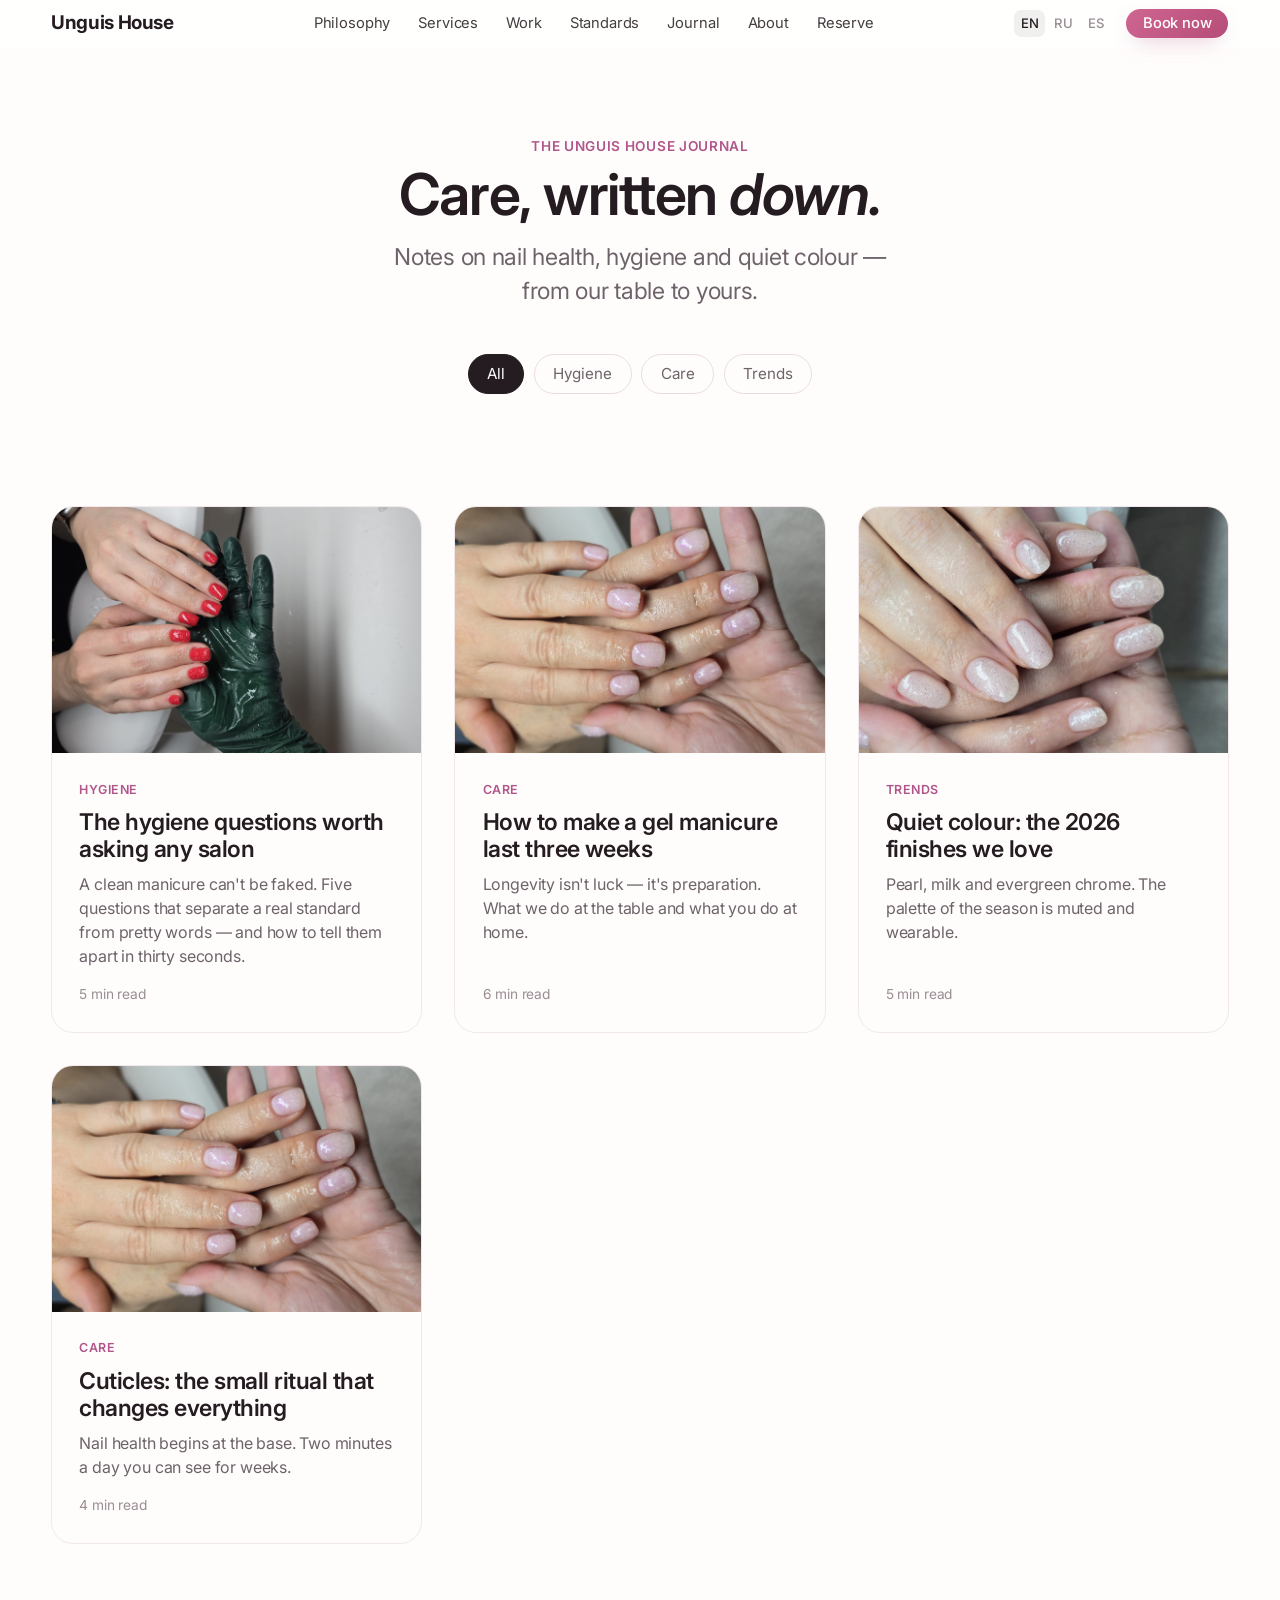
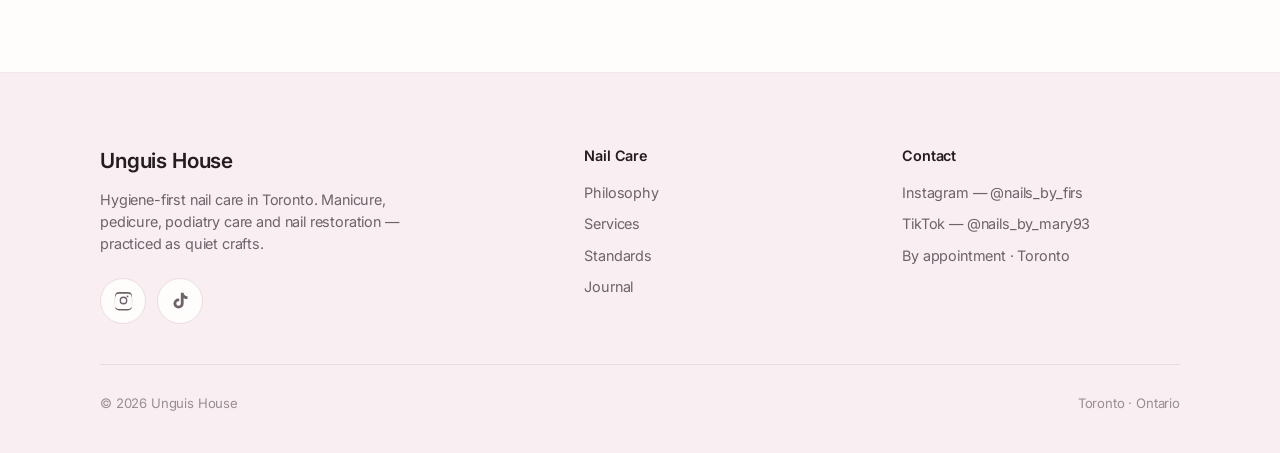
<file: journal/index.html>
<!DOCTYPE html>
<html lang="en">
<head>
<meta charset="UTF-8">
<meta name="viewport" content="width=device-width, initial-scale=1.0">
<title>The Unguis House Journal — Nail Care Notes · Unguis House</title>
<meta name="description" content="The Unguis House Journal — notes on nail health, salon hygiene and quiet colour from Unguis House, Toronto.">
<link rel="canonical" href="https://unguishouse.com/journal/">
<meta property="og:type" content="website">
<meta property="og:title" content="The Unguis House Journal — Unguis House">
<meta property="og:description" content="Notes on nail health, hygiene and quiet colour — from our table to yours.">
<meta name="theme-color" content="#ffffff">
<link rel="icon" href="data:image/svg+xml,%3Csvg xmlns='http://www.w3.org/2000/svg' viewBox='0 0 32 32'%3E%3Crect width='32' height='32' rx='7' fill='%231d1d1f'/%3E%3Ctext x='16' y='22' font-family='-apple-system,Helvetica,Arial' font-size='17' font-weight='600' fill='white' text-anchor='middle'%3EU%3C/text%3E%3C/svg%3E">
<link rel="preconnect" href="https://fonts.googleapis.com">
<link rel="preconnect" href="https://fonts.gstatic.com" crossorigin>
<link href="https://fonts.googleapis.com/css2?family=Inter:wght@300;400;500;600;700&display=swap" rel="stylesheet">
<link rel="stylesheet" href="../assets/styles.css">
</head>
<body id="top">

<!-- ============ NAV ============ -->
<nav class="nav" id="nav">
  <div class="nav-inner">
    <a class="logo" href="../index.html"><b>Unguis House</b></a>
    <div class="nav-links">
      <a href="../index.html#philosophy" data-i18n="nav.philosophy">Philosophy</a>
      <a href="../index.html#services" data-i18n="nav.services">Services</a>
      <a href="../index.html#work" data-i18n="nav.work">Work</a>
      <a href="../index.html#standards" data-i18n="nav.standards">Standards</a>
      <a href="index.html" data-i18n="nav.journal">Journal</a>
      <a href="../about.html" data-i18n="nav.about">About</a>
      <a href="../index.html#reserve" data-i18n="nav.reserve">Reserve</a>
    </div>
    <div class="nav-right">
      <div class="lang" role="group" aria-label="Language">
        <button data-lang="en" class="on" aria-label="English">EN</button>
        <button data-lang="ru" aria-label="Русский">RU</button>
        <button data-lang="es" aria-label="Español">ES</button>
      </div>
      <a class="btn btn-blue btn-sm" href="https://www.instagram.com/nails_by_firs" target="_blank" rel="noopener"><span data-i18n="nav.book">Book now</span></a>
      <button class="nav-burger" id="burger" aria-label="Menu" aria-expanded="false"><span></span><span></span></button>
    </div>
  </div>
</nav>

<!-- mobile sheet -->
<div class="msheet" id="msheet">
  <a href="../index.html#philosophy" data-i18n="nav.philosophy">Philosophy</a>
  <a href="../index.html#services" data-i18n="nav.services">Services</a>
  <a href="../index.html#work" data-i18n="nav.work">Work</a>
  <a href="../index.html#standards" data-i18n="nav.standards">Standards</a>
  <a href="index.html" data-i18n="nav.journal">Journal</a>
  <a href="../about.html" data-i18n="nav.about">About</a>
      <a href="../index.html#reserve" data-i18n="nav.reserve">Reserve</a>
  <div class="lang mlang" role="group" aria-label="Language" style="gap:.6rem;margin-top:1.2rem">
    <button data-lang="en" class="on">EN</button>
    <button data-lang="ru">RU</button>
    <button data-lang="es">ES</button>
  </div>
  <a class="btn btn-blue mbook" href="https://www.instagram.com/nails_by_firs" target="_blank" rel="noopener"><span data-i18n="nav.book">Book now</span></a>
</div>

<!-- ============ HEAD ============ -->
<header class="article-hero">
  <div class="shell">
    <p class="eyebrow reveal" data-i18n="jr.page.eyebrow">The Unguis House journal</p>
    <h1 class="reveal" data-i18n="jr.page.h1">Care, written <em>down.</em></h1>
    <p class="lede reveal" style="max-width:38ch;margin:1rem auto 0" data-i18n="jr.page.lead">Notes on nail health, hygiene and quiet colour — from our table to yours.</p>
    <div class="filterbar reveal" role="group" aria-label="Filter articles">
      <button class="on" data-filter="all" data-i18n="jr.filter.all">All</button>
      <button data-filter="hygiene" data-i18n="jr.filter.hygiene">Hygiene</button>
      <button data-filter="care" data-i18n="jr.filter.care">Care</button>
      <button data-filter="trends" data-i18n="jr.filter.trends">Trends</button>
    </div>
  </div>
</header>

<!-- ============ ARTICLE GRID ============ -->
<section class="sec" style="padding-top:clamp(2.5rem,5vw,3.5rem)">
  <div class="shell-wide">
    <div class="jr-grid" id="jrGrid">
      <a class="jr-card reveal" href="hygiene-questions.html" data-tag="hygiene">
        <div class="jr-media"><img src="../assets/img/real/work-03.jpg" alt="Hygiene at the nail table"></div>
        <div class="jr-body">
          <span class="jr-tag" data-i18n="jr.f.tag">Hygiene</span>
          <h3 data-i18n="jr.f.title">The hygiene questions worth asking any salon</h3>
          <p data-i18n="jr.f.exc">A clean manicure can't be faked. Five questions that separate a real standard from pretty words — and how to tell them apart in thirty seconds.</p>
          <div class="jr-meta"><span>5 <span data-i18n="jr.min">min read</span></span></div>
        </div>
      </a>
      <a class="jr-card reveal" href="gel-manicure.html" data-tag="care">
        <div class="jr-media"><img src="../assets/img/real/work-01.jpg" alt="Long-lasting gel manicure"></div>
        <div class="jr-body">
          <span class="jr-tag" data-i18n="jr.1.tag">Care</span>
          <h3 data-i18n="jr.1.title">How to make a gel manicure last three weeks</h3>
          <p data-i18n="jr.1.exc">Longevity isn't luck — it's preparation. What we do at the table and what you do at home.</p>
          <div class="jr-meta"><span>6 <span data-i18n="jr.min">min read</span></span></div>
        </div>
      </a>
      <a class="jr-card reveal" href="quiet-color-2026.html" data-tag="trends">
        <div class="jr-media"><img src="../assets/img/real/work-02.jpg" alt="Quiet colour finishes for 2026"></div>
        <div class="jr-body">
          <span class="jr-tag" data-i18n="jr.2.tag">Trends</span>
          <h3 data-i18n="jr.2.title">Quiet colour: the 2026 finishes we love</h3>
          <p data-i18n="jr.2.exc">Pearl, milk and evergreen chrome. The palette of the season is muted and wearable.</p>
          <div class="jr-meta"><span>5 <span data-i18n="jr.min">min read</span></span></div>
        </div>
      </a>
      <a class="jr-card reveal" href="cuticle-ritual.html" data-tag="care">
        <div class="jr-media"><img src="../assets/img/real/work-01.jpg" alt="The daily cuticle ritual"></div>
        <div class="jr-body">
          <span class="jr-tag" data-i18n="jr.3.tag">Care</span>
          <h3 data-i18n="jr.3.title">Cuticles: the small ritual that changes everything</h3>
          <p data-i18n="jr.3.exc">Nail health begins at the base. Two minutes a day you can see for weeks.</p>
          <div class="jr-meta"><span>4 <span data-i18n="jr.min">min read</span></span></div>
        </div>
      </a>
    </div>
  </div>
</section>

<!-- ============ FOOTER ============ -->
<footer class="footer">
  <div class="shell">
    <div class="foot-grid">
      <div class="foot-brand">
        <div class="fmark">Unguis House</div>
        <p data-i18n="foot.about">Hygiene-first nail care in Toronto. Manicure, pedicure, podiatry care and nail restoration — practiced as quiet crafts.</p>
        <div class="social">
          <a class="ig" href="https://www.instagram.com/nails_by_firs" target="_blank" rel="noopener" aria-label="Instagram — @nails_by_firs"><svg viewBox="0 0 24 24" aria-hidden="true"><path d="M12 2.2c3.2 0 3.6.01 4.85.07 1.17.05 1.8.25 2.23.41.56.22.96.48 1.38.9.42.42.68.82.9 1.38.16.42.36 1.06.41 2.23.06 1.25.07 1.62.07 4.81s-.01 3.56-.07 4.81c-.05 1.17-.25 1.8-.41 2.23-.22.56-.48.96-.9 1.38-.42.42-.82.68-1.38.9-.42.16-1.06.36-2.23.41-1.25.06-1.62.07-4.85.07s-3.6-.01-4.85-.07c-1.17-.05-1.8-.25-2.23-.41a3.7 3.7 0 0 1-1.38-.9 3.7 3.7 0 0 1-.9-1.38c-.16-.42-.36-1.06-.41-2.23-.06-1.25-.07-1.62-.07-4.81s.01-3.56.07-4.81c.05-1.17.25-1.8.41-2.23.22-.56.48-.96.9-1.38.42-.42.82-.68 1.38-.9.42-.16 1.06-.36 2.23-.41C8.4 2.21 8.78 2.2 12 2.2Zm0 1.98c-3.15 0-3.52.01-4.76.07-1.15.05-1.77.24-2.18.4-.55.22-.94.47-1.35.88-.41.41-.66.8-.88 1.35-.16.41-.35 1.03-.4 2.18-.06 1.24-.07 1.61-.07 4.76s.01 3.52.07 4.76c.05 1.15.24 1.77.4 2.18.22.55.47.94.88 1.35.41.41.8.66 1.35.88.41.16 1.03.35 2.18.4 1.24.06 1.61.07 4.76.07s3.52-.01 4.76-.07c1.15-.05 1.77-.24 2.18-.4.55-.22.94-.47 1.35-.88.41-.41.66-.8.88-1.35.16-.41.35-1.03.4-2.18.06-1.24.07-1.61.07-4.76s-.01-3.52-.07-4.76c-.05-1.15-.24-1.77-.4-2.18a3.6 3.6 0 0 0-.88-1.35 3.6 3.6 0 0 0-1.35-.88c-.41-.16-1.03-.35-2.18-.4-1.24-.06-1.61-.07-4.76-.07Zm0 3.37a4.45 4.45 0 1 1 0 8.9 4.45 4.45 0 0 1 0-8.9Zm0 7.34a2.89 2.89 0 1 0 0-5.78 2.89 2.89 0 0 0 0 5.78Zm5.66-7.58a1.04 1.04 0 1 1-2.08 0 1.04 1.04 0 0 1 2.08 0Z"/></svg></a>
          <a class="tt" href="https://www.tiktok.com/@nails_by_mary93" target="_blank" rel="noopener" aria-label="TikTok — @nails_by_mary93"><svg viewBox="0 0 24 24" aria-hidden="true"><path d="M16.6 5.82A4.28 4.28 0 0 1 15.56 3h-3.2v12.43a2.59 2.59 0 1 1-2.59-2.59c.27 0 .53.04.78.12v-3.3a5.9 5.9 0 0 0-.78-.05 5.82 5.82 0 1 0 5.82 5.82V9.01a7.5 7.5 0 0 0 4.4 1.41V7.21a4.28 4.28 0 0 1-3.39-1.39Z"/></svg></a>
        </div>
      </div>
      <div>
        <h5 data-i18n="foot.atelier">Nail Care</h5>
        <ul>
          <li><a href="../index.html#philosophy" data-i18n="foot.l1">Philosophy</a></li>
          <li><a href="../index.html#services" data-i18n="foot.l2">Services</a></li>
          <li><a href="../index.html#standards" data-i18n="foot.l3">Standards</a></li>
          <li><a href="index.html" data-i18n="foot.l4">Journal</a></li>
        </ul>
      </div>
      <div>
        <h5 data-i18n="foot.contact">Contact</h5>
        <ul>
          <li><a href="https://www.instagram.com/nails_by_firs" target="_blank" rel="noopener">Instagram — @nails_by_firs</a></li>
          <li><a href="https://www.tiktok.com/@nails_by_mary93" target="_blank" rel="noopener">TikTok — @nails_by_mary93</a></li>
          <li><a href="https://www.instagram.com/nails_by_firs" target="_blank" rel="noopener">By appointment · Toronto</a></li>
        </ul>
      </div>
    </div>
    <div class="foot-base">
      <span>© 2026 Unguis House</span>
      <span>Toronto · Ontario</span>
    </div>
  </div>
</footer>

<script src="../assets/app.js"></script>
<script>
/* ===== journal filter ===== */
(function(){
  const cards = [...document.querySelectorAll('#jrGrid .jr-card')];
  const btns = [...document.querySelectorAll('.filterbar button')];
  btns.forEach(b => b.addEventListener('click', () => {
    btns.forEach(x => x.classList.toggle('on', x===b));
    const f = b.dataset.filter;
    cards.forEach(c => { c.style.display = (f==='all' || c.dataset.tag===f) ? '' : 'none'; });
  }));
})();
</script>
</body>
</html>
</file>
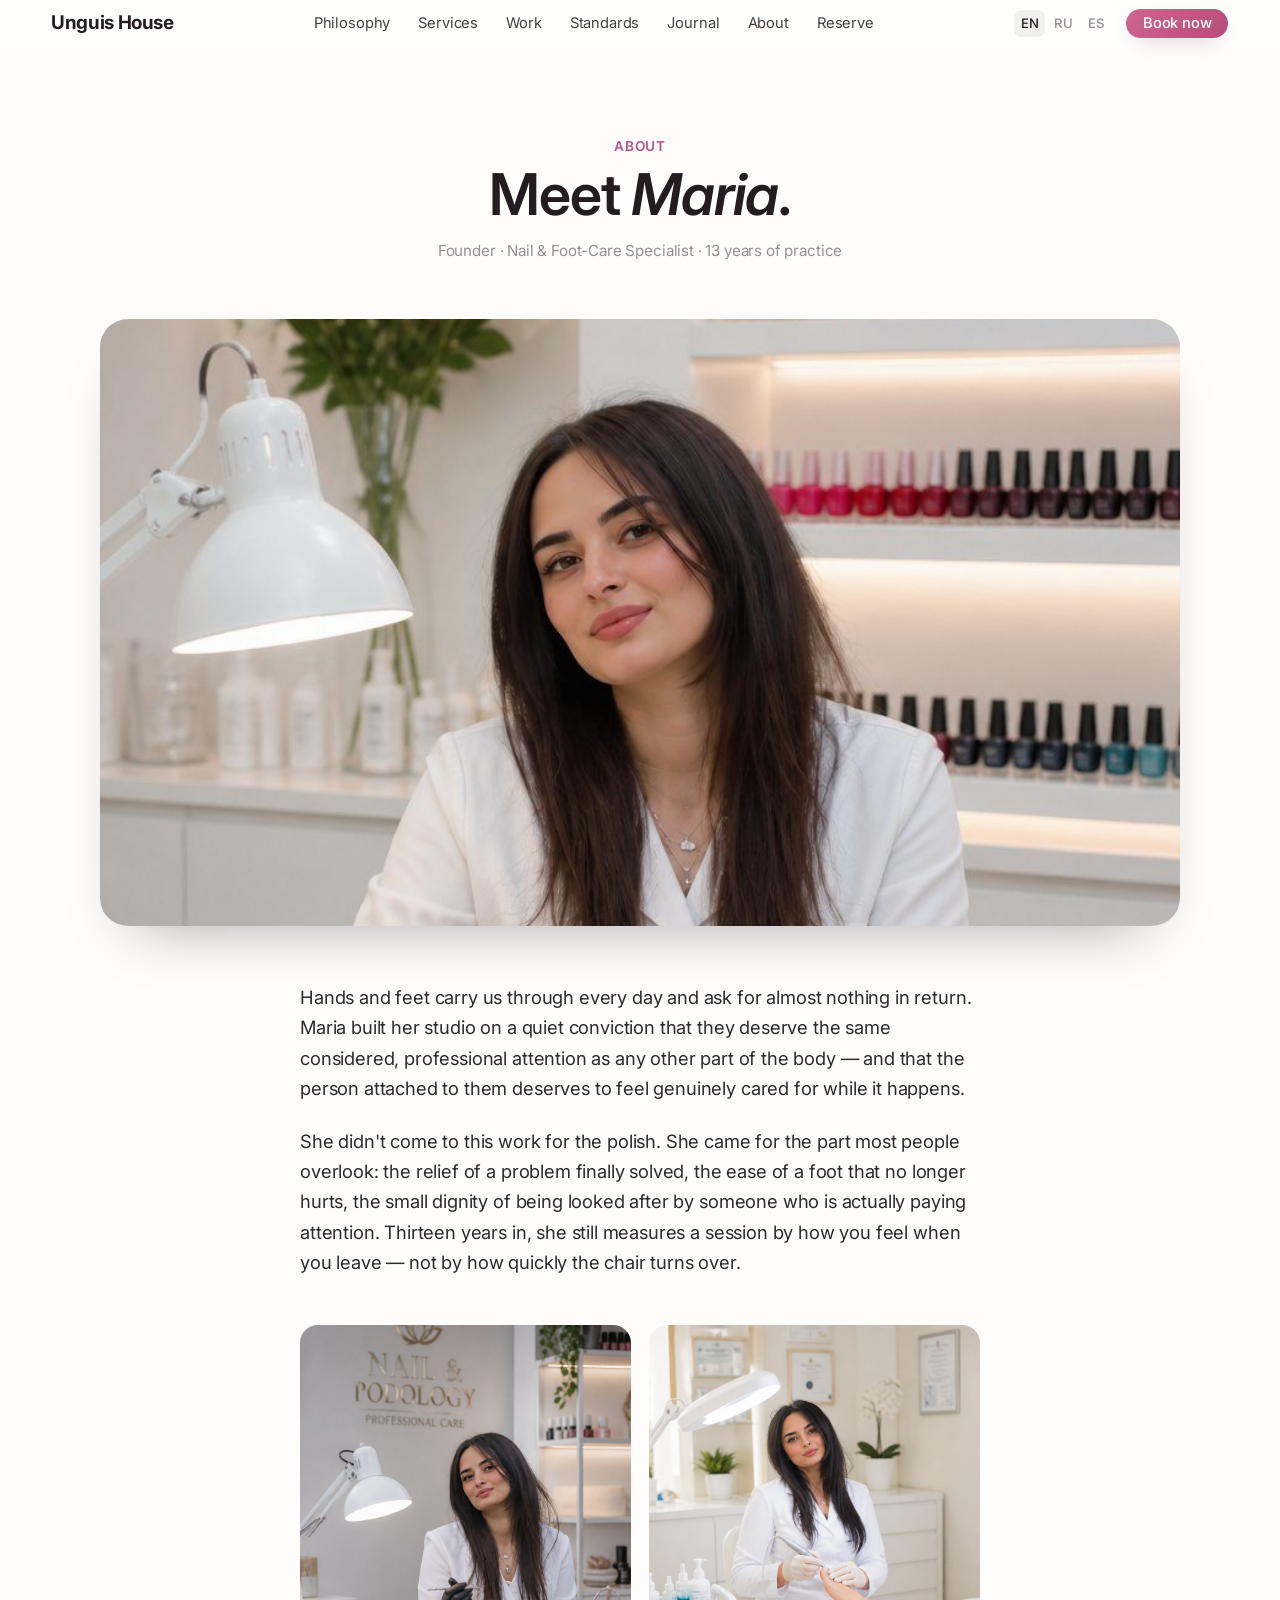
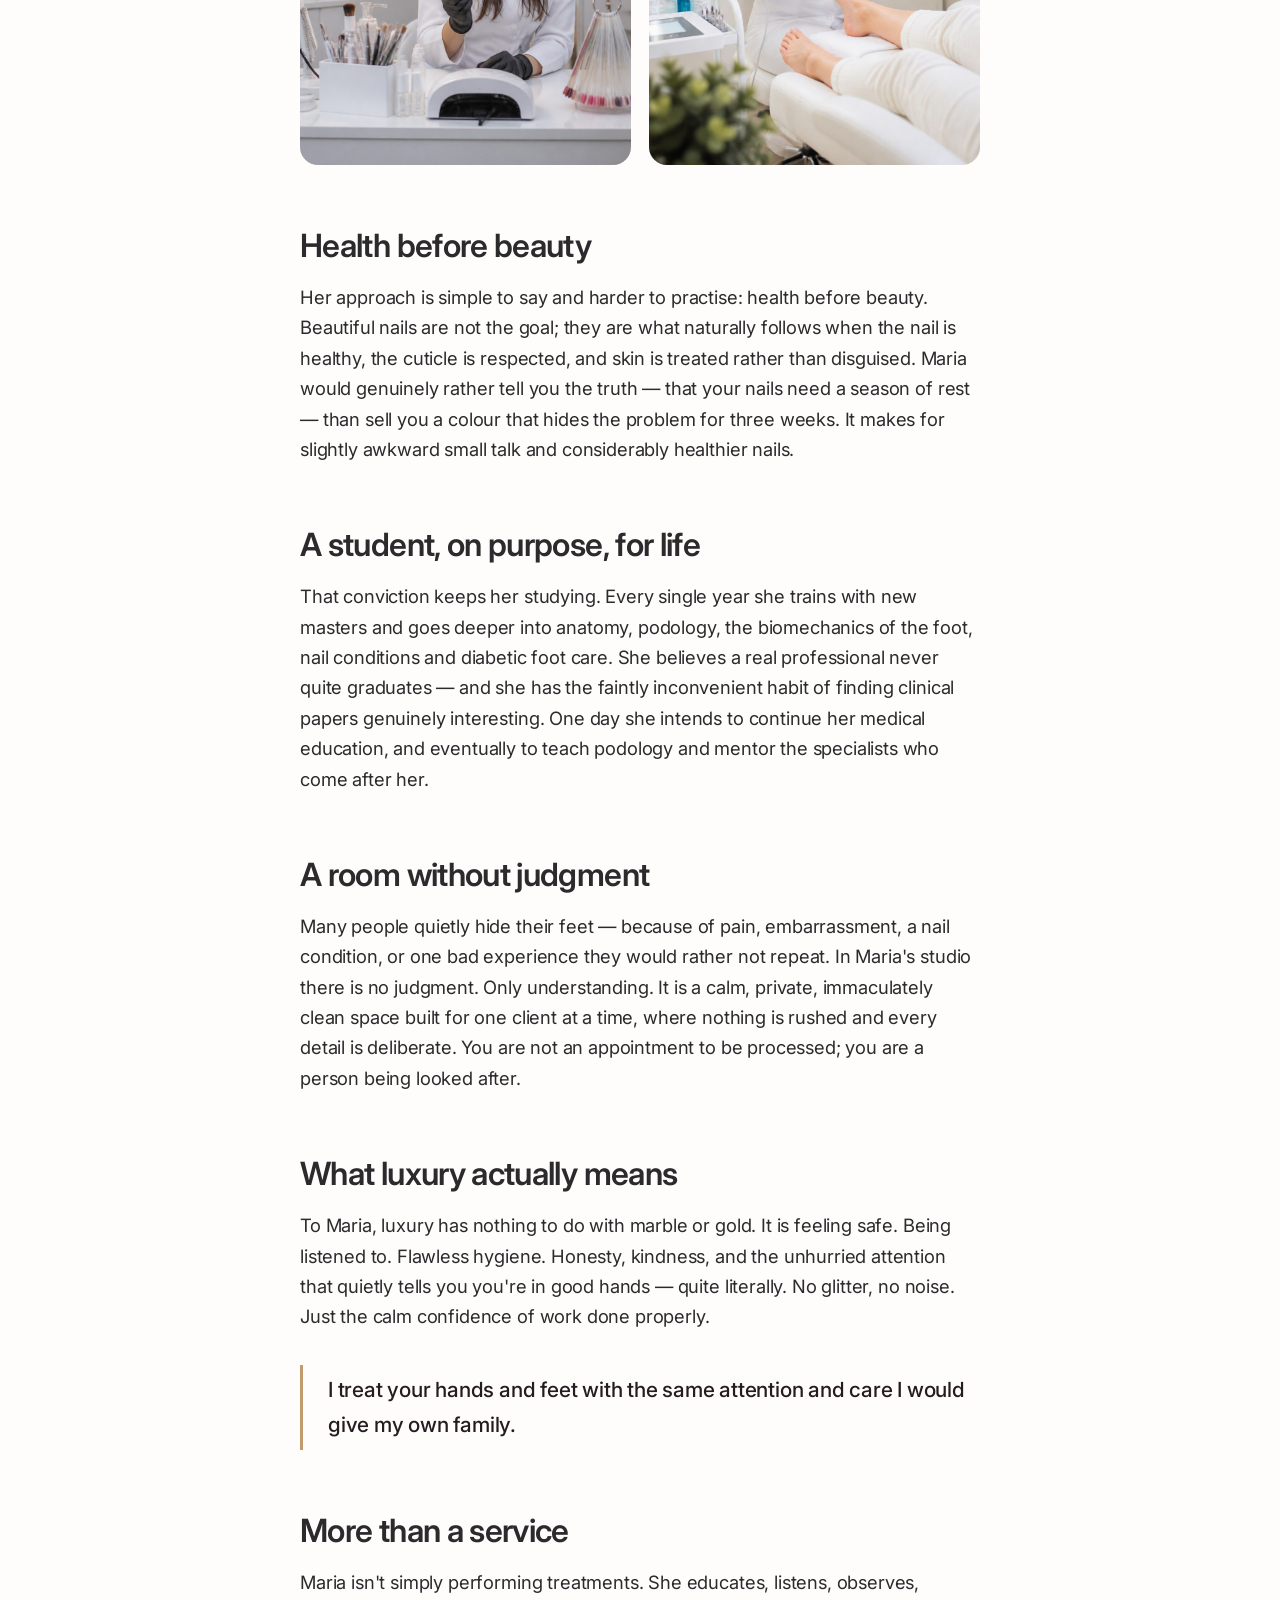
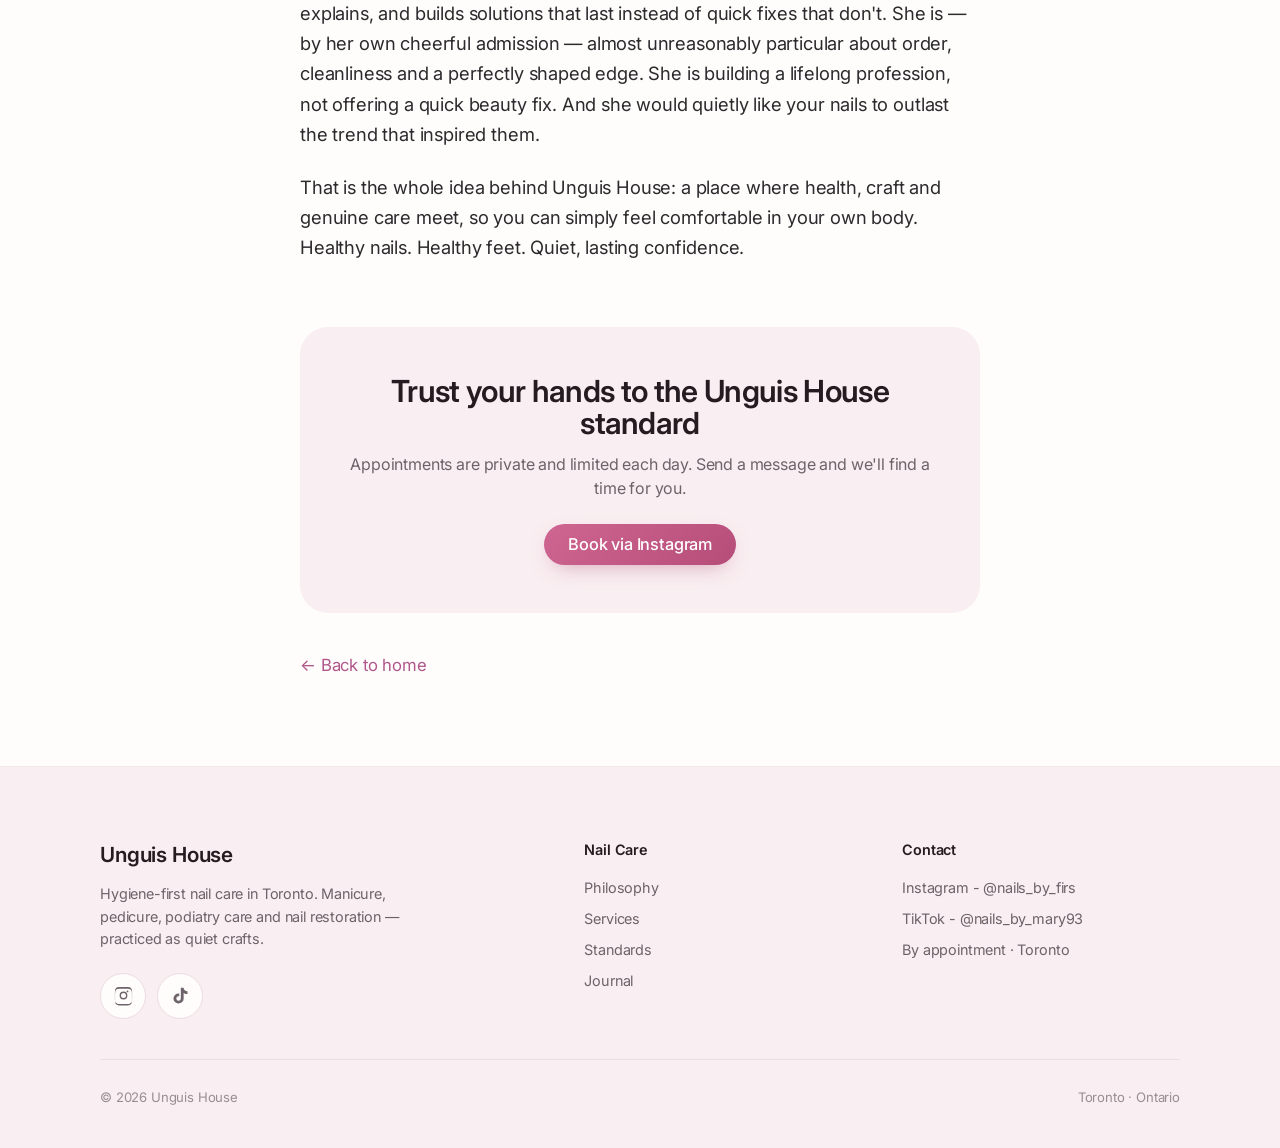
<file: about.html>
<!DOCTYPE html>
<html lang="en">
<head>
<meta charset="UTF-8">
<meta name="viewport" content="width=device-width, initial-scale=1.0">
<title>About Maria — Founder · Unguis House</title>
<meta name="description" content="Meet Maria, founder of Unguis House — a nail and foot-care specialist in Toronto. Thirteen years of practice, healthcare-inspired precision, and a simple belief: health before beauty.">
<link rel="canonical" href="https://unguishouse.com/about.html">
<meta property="og:type" content="profile">
<meta property="og:title" content="About Maria — Unguis House">
<meta property="og:description" content="Healthcare-inspired nail and foot care in a calm private studio. Health before beauty.">
<meta property="og:image" content="https://unguishouse.com/assets/img/real/maria-03.jpg">
<meta name="theme-color" content="#ffffff">
<link rel="icon" href="data:image/svg+xml,%3Csvg xmlns='http://www.w3.org/2000/svg' viewBox='0 0 32 32'%3E%3Crect width='32' height='32' rx='7' fill='%231d1d1f'/%3E%3Ctext x='16' y='22' font-family='-apple-system,Helvetica,Arial' font-size='17' font-weight='600' fill='white' text-anchor='middle'%3EU%3C/text%3E%3C/svg%3E">
<link rel="preconnect" href="https://fonts.googleapis.com">
<link rel="preconnect" href="https://fonts.gstatic.com" crossorigin>
<link href="https://fonts.googleapis.com/css2?family=Inter:wght@300;400;500;600;700&display=swap" rel="stylesheet">
<link rel="stylesheet" href="assets/styles.css">
</head>
<body id="top">

<nav class="nav" id="nav">
  <div class="nav-inner">
    <a class="logo" href="index.html"><b>Unguis House</b></a>
    <div class="nav-links">
      <a href="index.html#philosophy" data-i18n="nav.philosophy">Philosophy</a>
      <a href="index.html#services" data-i18n="nav.services">Services</a>
      <a href="gallery.html" data-i18n="nav.work">Work</a>
      <a href="index.html#standards" data-i18n="nav.standards">Standards</a>
      <a href="journal/index.html" data-i18n="nav.journal">Journal</a>
      <a href="about.html" data-i18n="nav.about">About</a>
      <a href="index.html#reserve" data-i18n="nav.reserve">Reserve</a>
    </div>
    <div class="nav-right">
      <div class="lang" role="group" aria-label="Language">
        <button data-lang="en" class="on" aria-label="English">EN</button>
        <button data-lang="ru" aria-label="Russian">RU</button>
        <button data-lang="es" aria-label="Espanol">ES</button>
      </div>
      <a class="btn btn-blue btn-sm" href="https://www.instagram.com/nails_by_firs" target="_blank" rel="noopener"><span data-i18n="nav.book">Book now</span></a>
      <button class="nav-burger" id="burger" aria-label="Menu" aria-expanded="false"><span></span><span></span></button>
    </div>
  </div>
</nav>
<div class="msheet" id="msheet">
  <a href="index.html#philosophy" data-i18n="nav.philosophy">Philosophy</a>
  <a href="index.html#services" data-i18n="nav.services">Services</a>
  <a href="gallery.html" data-i18n="nav.work">Work</a>
  <a href="index.html#standards" data-i18n="nav.standards">Standards</a>
  <a href="journal/index.html" data-i18n="nav.journal">Journal</a>
  <a href="about.html" data-i18n="nav.about">About</a>
  <a href="index.html#reserve" data-i18n="nav.reserve">Reserve</a>
  <div class="lang mlang" role="group" aria-label="Language" style="gap:.6rem;margin-top:1.2rem">
    <button data-lang="en" class="on">EN</button><button data-lang="ru">RU</button><button data-lang="es">ES</button>
  </div>
  <a class="btn btn-blue mbook" href="https://www.instagram.com/nails_by_firs" target="_blank" rel="noopener"><span data-i18n="nav.book">Book now</span></a>
</div>

<header class="article-hero">
  <div class="shell">
    <p class="eyebrow reveal">About</p>
    <h1 class="reveal">Meet <em>Maria</em>.</h1>
    <div class="a-meta reveal">Founder · Nail &amp; Foot-Care Specialist · 13 years of practice</div>
  </div>
</header>
<div class="article-cover reveal"><img src="assets/img/real/maria-03.jpg" alt="Maria, founder of Unguis House" style="object-position:center 30%"></div>

<article class="article-body">
  <p>Hands and feet carry us through every day and ask for almost nothing in return. Maria built her studio on a quiet conviction that they deserve the same considered, professional attention as any other part of the body — and that the person attached to them deserves to feel genuinely cared for while it happens.</p>
  <p>She didn't come to this work for the polish. She came for the part most people overlook: the relief of a problem finally solved, the ease of a foot that no longer hurts, the small dignity of being looked after by someone who is actually paying attention. Thirteen years in, she still measures a session by how you feel when you leave — not by how quickly the chair turns over.</p>

  <div style="display:grid;grid-template-columns:1fr 1fr;gap:clamp(.7rem,1.5vw,1.1rem);margin:clamp(2rem,4vw,3rem) 0">
    <img src="assets/img/real/maria-01.jpg" alt="Maria at her studio table" style="width:100%;border-radius:18px;display:block">
    <img src="assets/img/real/maria-02.jpg" alt="Maria performing podology and foot care" style="width:100%;border-radius:18px;display:block">
  </div>

  <h2>Health before beauty</h2>
  <p>Her approach is simple to say and harder to practise: health before beauty. Beautiful nails are not the goal; they are what naturally follows when the nail is healthy, the cuticle is respected, and skin is treated rather than disguised. Maria would genuinely rather tell you the truth — that your nails need a season of rest — than sell you a colour that hides the problem for three weeks. It makes for slightly awkward small talk and considerably healthier nails.</p>

  <h2>A student, on purpose, for life</h2>
  <p>That conviction keeps her studying. Every single year she trains with new masters and goes deeper into anatomy, podology, the biomechanics of the foot, nail conditions and diabetic foot care. She believes a real professional never quite graduates — and she has the faintly inconvenient habit of finding clinical papers genuinely interesting. One day she intends to continue her medical education, and eventually to teach podology and mentor the specialists who come after her.</p>

  <h2>A room without judgment</h2>
  <p>Many people quietly hide their feet — because of pain, embarrassment, a nail condition, or one bad experience they would rather not repeat. In Maria's studio there is no judgment. Only understanding. It is a calm, private, immaculately clean space built for one client at a time, where nothing is rushed and every detail is deliberate. You are not an appointment to be processed; you are a person being looked after.</p>

  <h2>What luxury actually means</h2>
  <p>To Maria, luxury has nothing to do with marble or gold. It is feeling safe. Being listened to. Flawless hygiene. Honesty, kindness, and the unhurried attention that quietly tells you you're in good hands — quite literally. No glitter, no noise. Just the calm confidence of work done properly.</p>

  <blockquote>I treat your hands and feet with the same attention and care I would give my own family.</blockquote>

  <h2>More than a service</h2>
  <p>Maria isn't simply performing treatments. She educates, listens, observes, explains, and builds solutions that last instead of quick fixes that don't. She is — by her own cheerful admission — almost unreasonably particular about order, cleanliness and a perfectly shaped edge. She is building a lifelong profession, not offering a quick beauty fix. And she would quietly like your nails to outlast the trend that inspired them.</p>

  <p>That is the whole idea behind Unguis House: a place where health, craft and genuine care meet, so you can simply feel comfortable in your own body. Healthy nails. Healthy feet. Quiet, lasting confidence.</p>
</article>

<section class="article-cta reveal">
  <h3 data-i18n="art.cta.h">Trust your hands to the Unguis House standard</h3>
  <p data-i18n="art.cta.p">Appointments are private and limited each day. Send a message and we'll find a time for you.</p>
  <a class="btn btn-blue" href="https://www.instagram.com/nails_by_firs" target="_blank" rel="noopener"><span data-i18n="art.cta.btn">Book via Instagram</span></a>
</section>
<div class="article-back"><a class="link" href="index.html"><span data-i18n="jr.back">← Back to home</span></a></div>

<footer class="footer" style="margin-top:clamp(3.5rem,7vw,5.5rem)">
  <div class="shell">
    <div class="foot-grid">
      <div class="foot-brand">
        <div class="fmark">Unguis House</div>
        <p data-i18n="foot.about">Hygiene-first nail care in Toronto. Manicure, pedicure, podiatry care and nail restoration — practiced as quiet crafts.</p>
        <div class="social">
          <a class="ig" href="https://www.instagram.com/nails_by_firs" target="_blank" rel="noopener" aria-label="Instagram"><svg viewBox="0 0 24 24" aria-hidden="true"><path d="M12 2.2c3.2 0 3.6.01 4.85.07 1.17.05 1.8.25 2.23.41.56.22.96.48 1.38.9.42.42.68.82.9 1.38.16.42.36 1.06.41 2.23.06 1.25.07 1.62.07 4.81s-.01 3.56-.07 4.81c-.05 1.17-.25 1.8-.41 2.23-.22.56-.48.96-.9 1.38-.42.42-.82.68-1.38.9-.42.16-1.06.36-2.23.41-1.25.06-1.62.07-4.85.07s-3.6-.01-4.85-.07c-1.17-.05-1.8-.25-2.23-.41a3.7 3.7 0 0 1-1.38-.9 3.7 3.7 0 0 1-.9-1.38c-.16-.42-.36-1.06-.41-2.23-.06-1.25-.07-1.62-.07-4.81s.01-3.56.07-4.81c.05-1.17.25-1.8.41-2.23.22-.56.48-.96.9-1.38.42-.42.82-.68 1.38-.9.42-.16 1.06-.36 2.23-.41C8.4 2.21 8.78 2.2 12 2.2Zm0 1.98c-3.15 0-3.52.01-4.76.07-1.15.05-1.77.24-2.18.4-.55.22-.94.47-1.35.88-.41.41-.66.8-.88 1.35-.16.41-.35 1.03-.4 2.18-.06 1.24-.07 1.61-.07 4.76s.01 3.52.07 4.76c.05 1.15.24 1.77.4 2.18.22.55.47.94.88 1.35.41.41.8.66 1.35.88.41.16 1.03.35 2.18.4 1.24.06 1.61.07 4.76.07s3.52-.01 4.76-.07c1.15-.05 1.77-.24 2.18-.4.55-.22.94-.47 1.35-.88.41-.41.66-.8.88-1.35.16-.41.35-1.03.4-2.18.06-1.24.07-1.61.07-4.76s-.01-3.52-.07-4.76c-.05-1.15-.24-1.77-.4-2.18a3.6 3.6 0 0 0-.88-1.35 3.6 3.6 0 0 0-1.35-.88c-.41-.16-1.03-.35-2.18-.4-1.24-.06-1.61-.07-4.76-.07Zm0 3.37a4.45 4.45 0 1 1 0 8.9 4.45 4.45 0 0 1 0-8.9Zm0 7.34a2.89 2.89 0 1 0 0-5.78 2.89 2.89 0 0 0 0 5.78Zm5.66-7.58a1.04 1.04 0 1 1-2.08 0 1.04 1.04 0 0 1 2.08 0Z"/></svg></a>
          <a class="tt" href="https://www.tiktok.com/@nails_by_mary93" target="_blank" rel="noopener" aria-label="TikTok"><svg viewBox="0 0 24 24" aria-hidden="true"><path d="M16.6 5.82A4.28 4.28 0 0 1 15.56 3h-3.2v12.43a2.59 2.59 0 1 1-2.59-2.59c.27 0 .53.04.78.12v-3.3a5.9 5.9 0 0 0-.78-.05 5.82 5.82 0 1 0 5.82 5.82V9.01a7.5 7.5 0 0 0 4.4 1.41V7.21a4.28 4.28 0 0 1-3.39-1.39Z"/></svg></a>
        </div>
      </div>
      <div>
        <h5 data-i18n="foot.atelier">Nail Care</h5>
        <ul>
          <li><a href="index.html#philosophy" data-i18n="foot.l1">Philosophy</a></li>
          <li><a href="index.html#services" data-i18n="foot.l2">Services</a></li>
          <li><a href="index.html#standards" data-i18n="foot.l3">Standards</a></li>
          <li><a href="journal/index.html" data-i18n="foot.l4">Journal</a></li>
        </ul>
      </div>
      <div>
        <h5 data-i18n="foot.contact">Contact</h5>
        <ul>
          <li><a href="https://www.instagram.com/nails_by_firs" target="_blank" rel="noopener">Instagram - @nails_by_firs</a></li>
          <li><a href="https://www.tiktok.com/@nails_by_mary93" target="_blank" rel="noopener">TikTok - @nails_by_mary93</a></li>
          <li><a href="https://www.instagram.com/nails_by_firs" target="_blank" rel="noopener">By appointment · Toronto</a></li>
        </ul>
      </div>
    </div>
    <div class="foot-base">
      <span>&copy; 2026 Unguis House</span>
      <span>Toronto &middot; Ontario</span>
    </div>
  </div>
</footer>

<script src="assets/app.js"></script>
</body>
</html>
</file>
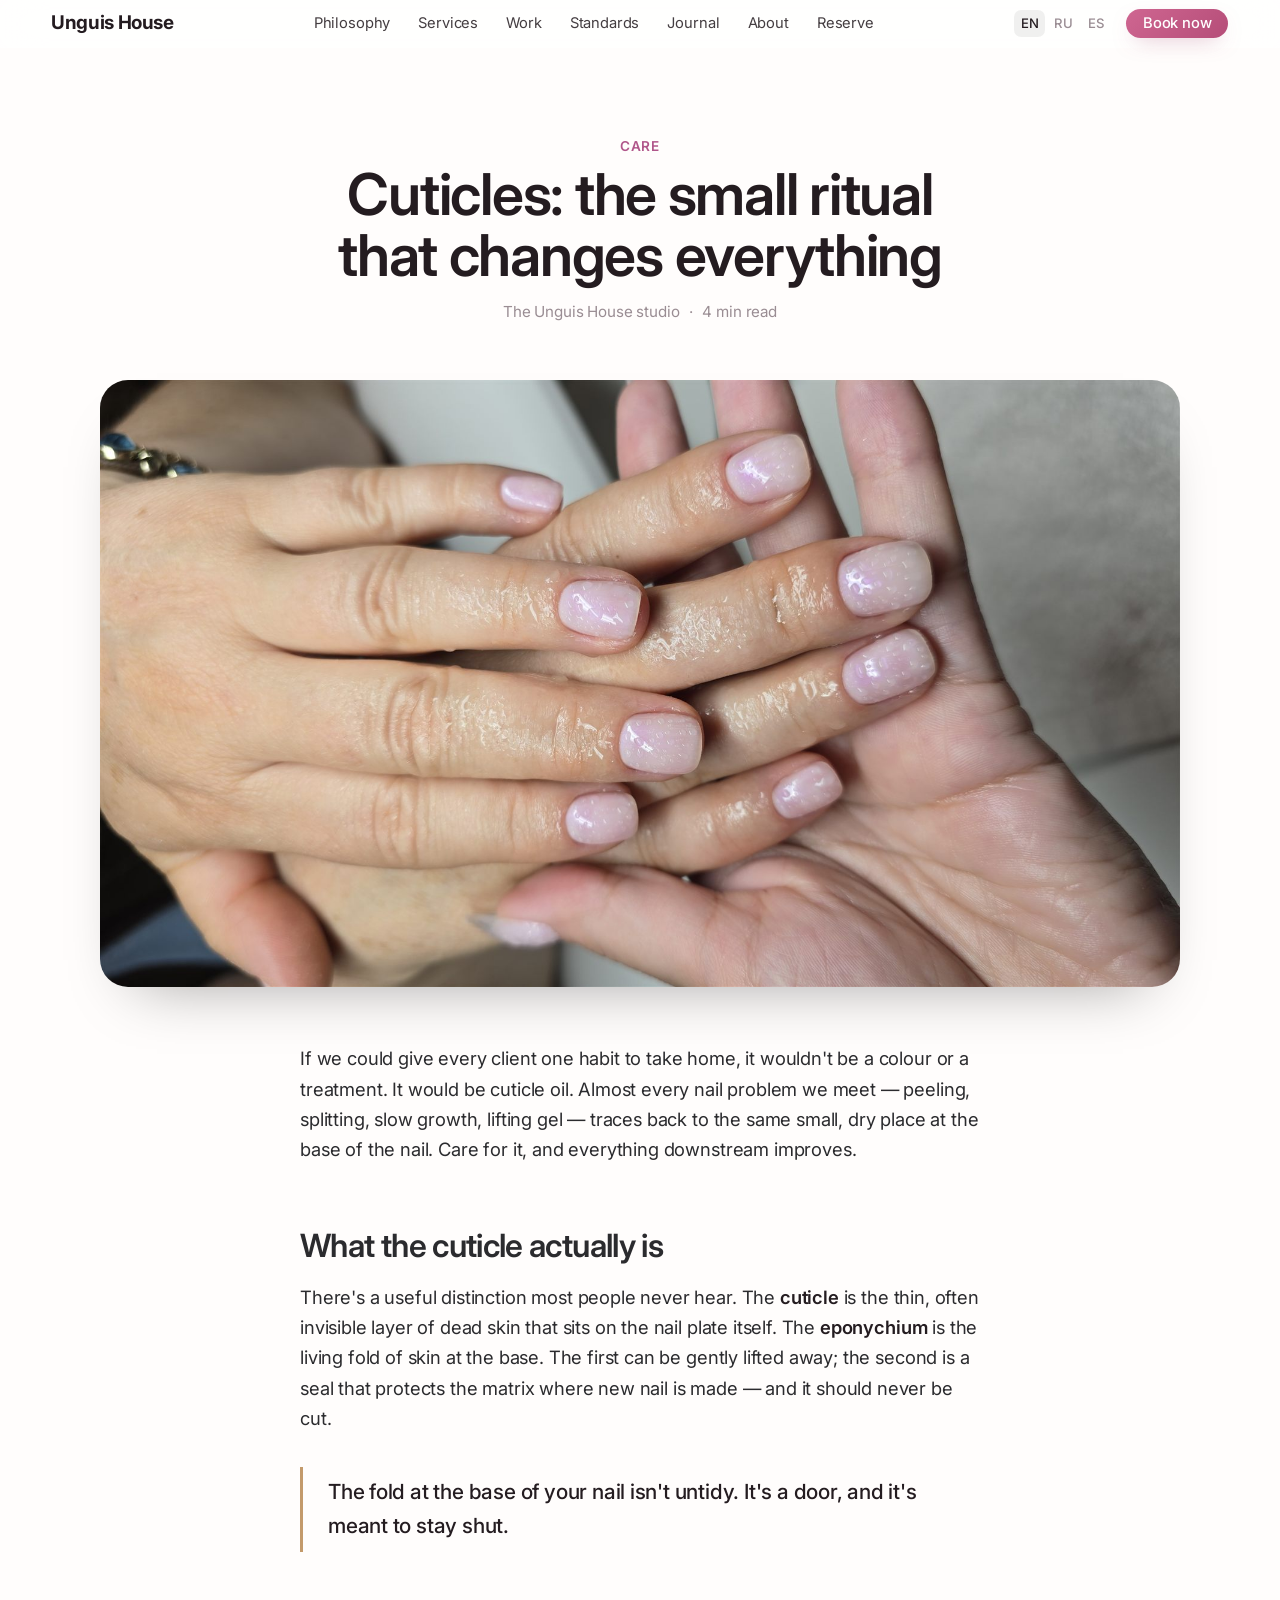
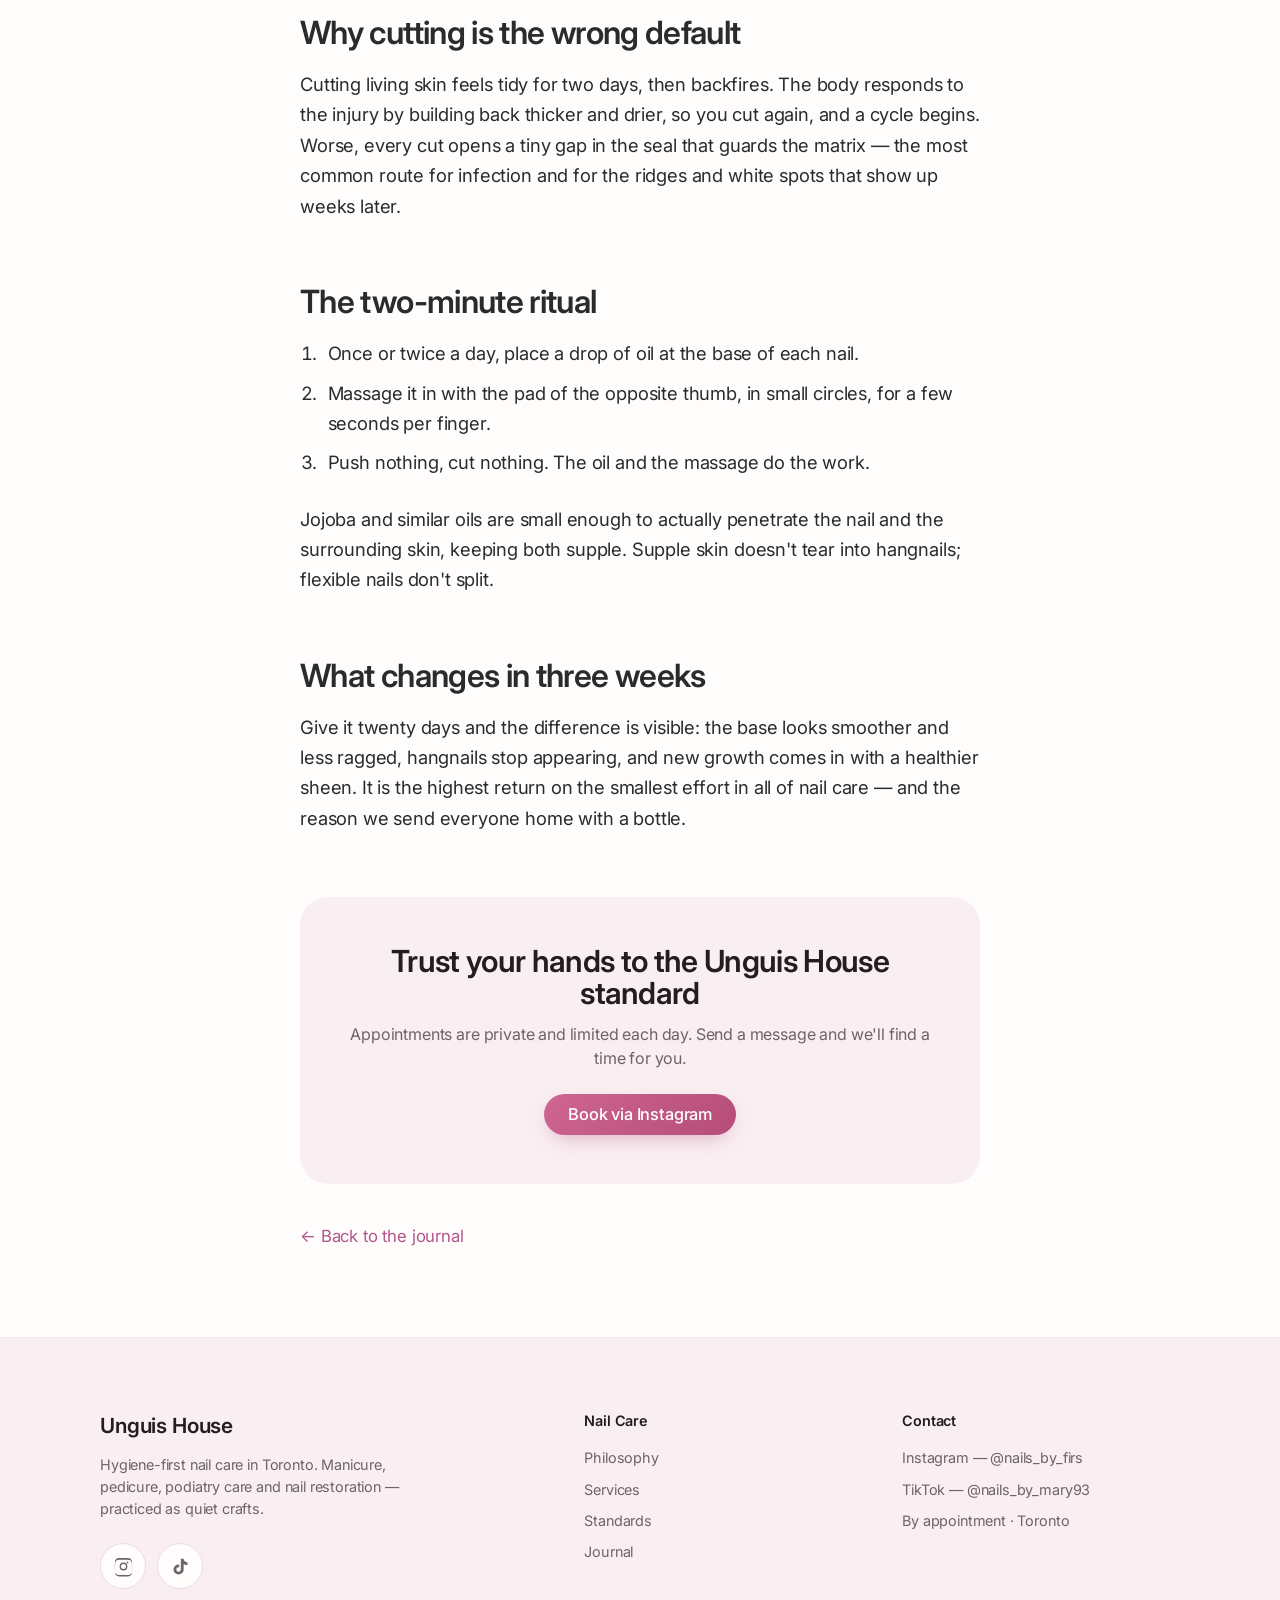
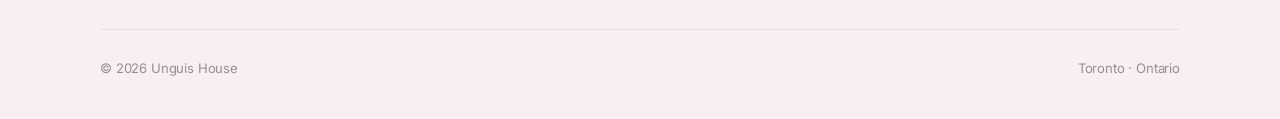
<file: journal/cuticle-ritual.html>
<!DOCTYPE html>
<html lang="en">
<head>
<meta charset="UTF-8">
<meta name="viewport" content="width=device-width, initial-scale=1.0">
<title>Cuticles: the small ritual that changes everything · Unguis House</title>
<meta name="description" content="Nail health begins at the base. Why you shouldn't cut your cuticles, and the two-minute daily oil ritual that shows for weeks.">
<link rel="canonical" href="https://unguishouse.com/journal/cuticle-ritual.html">
<meta property="og:type" content="article">
<meta property="og:title" content="Cuticles: the small ritual that changes everything">
<meta property="og:description" content="Two minutes a day you can see for weeks.">
<meta property="og:image" content="https://unguishouse.com/assets/img/real/work-01.jpg">
<meta name="theme-color" content="#ffffff">
<link rel="icon" href="data:image/svg+xml,%3Csvg xmlns='http://www.w3.org/2000/svg' viewBox='0 0 32 32'%3E%3Crect width='32' height='32' rx='7' fill='%231d1d1f'/%3E%3Ctext x='16' y='22' font-family='-apple-system,Helvetica,Arial' font-size='17' font-weight='600' fill='white' text-anchor='middle'%3EU%3C/text%3E%3C/svg%3E">
<link rel="preconnect" href="https://fonts.googleapis.com">
<link rel="preconnect" href="https://fonts.gstatic.com" crossorigin>
<link href="https://fonts.googleapis.com/css2?family=Inter:wght@300;400;500;600;700&display=swap" rel="stylesheet">
<link rel="stylesheet" href="../assets/styles.css">
</head>
<body id="top">

<nav class="nav" id="nav">
  <div class="nav-inner">
    <a class="logo" href="../index.html"><b>Unguis House</b></a>
    <div class="nav-links">
      <a href="../index.html#philosophy" data-i18n="nav.philosophy">Philosophy</a>
      <a href="../index.html#services" data-i18n="nav.services">Services</a>
      <a href="../index.html#work" data-i18n="nav.work">Work</a>
      <a href="../index.html#standards" data-i18n="nav.standards">Standards</a>
      <a href="index.html" data-i18n="nav.journal">Journal</a>
      <a href="../about.html" data-i18n="nav.about">About</a>
      <a href="../index.html#reserve" data-i18n="nav.reserve">Reserve</a>
    </div>
    <div class="nav-right">
      <div class="lang" role="group" aria-label="Language">
        <button data-lang="en" class="on" aria-label="English">EN</button>
        <button data-lang="ru" aria-label="Русский">RU</button>
        <button data-lang="es" aria-label="Español">ES</button>
      </div>
      <a class="btn btn-blue btn-sm" href="https://www.instagram.com/nails_by_firs" target="_blank" rel="noopener"><span data-i18n="nav.book">Book now</span></a>
      <button class="nav-burger" id="burger" aria-label="Menu" aria-expanded="false"><span></span><span></span></button>
    </div>
  </div>
</nav>
<div class="msheet" id="msheet">
  <a href="../index.html#philosophy" data-i18n="nav.philosophy">Philosophy</a>
  <a href="../index.html#services" data-i18n="nav.services">Services</a>
  <a href="../index.html#work" data-i18n="nav.work">Work</a>
  <a href="../index.html#standards" data-i18n="nav.standards">Standards</a>
  <a href="index.html" data-i18n="nav.journal">Journal</a>
  <a href="../about.html" data-i18n="nav.about">About</a>
      <a href="../index.html#reserve" data-i18n="nav.reserve">Reserve</a>
  <div class="lang mlang" role="group" aria-label="Language" style="gap:.6rem;margin-top:1.2rem">
    <button data-lang="en" class="on">EN</button><button data-lang="ru">RU</button><button data-lang="es">ES</button>
  </div>
  <a class="btn btn-blue mbook" href="https://www.instagram.com/nails_by_firs" target="_blank" rel="noopener"><span data-i18n="nav.book">Book now</span></a>
</div>

<header class="article-hero">
  <div class="shell">
    <p class="eyebrow reveal" data-i18n="jr.3.tag">Care</p>
    <h1 class="reveal" data-i18n="jr.3.title">Cuticles: the small ritual that changes everything</h1>
    <div class="a-meta reveal"><span data-i18n="art.author">The Unguis House studio</span> · <span>4 <span data-i18n="jr.min">min read</span></span></div>
  </div>
</header>
<div class="article-cover reveal"><img src="../assets/img/real/work-01.jpg" alt="The daily cuticle care ritual"></div>

<!-- EN -->
<article class="article-body" data-body="en">
  <p>If we could give every client one habit to take home, it wouldn't be a colour or a treatment. It would be cuticle oil. Almost every nail problem we meet — peeling, splitting, slow growth, lifting gel — traces back to the same small, dry place at the base of the nail. Care for it, and everything downstream improves.</p>

  <h2>What the cuticle actually is</h2>
  <p>There's a useful distinction most people never hear. The <strong>cuticle</strong> is the thin, often invisible layer of dead skin that sits on the nail plate itself. The <strong>eponychium</strong> is the living fold of skin at the base. The first can be gently lifted away; the second is a seal that protects the matrix where new nail is made — and it should never be cut.</p>
  <blockquote>The fold at the base of your nail isn't untidy. It's a door, and it's meant to stay shut.</blockquote>

  <h2>Why cutting is the wrong default</h2>
  <p>Cutting living skin feels tidy for two days, then backfires. The body responds to the injury by building back thicker and drier, so you cut again, and a cycle begins. Worse, every cut opens a tiny gap in the seal that guards the matrix — the most common route for infection and for the ridges and white spots that show up weeks later.</p>

  <h2>The two-minute ritual</h2>
  <ol>
    <li>Once or twice a day, place a drop of oil at the base of each nail.</li>
    <li>Massage it in with the pad of the opposite thumb, in small circles, for a few seconds per finger.</li>
    <li>Push nothing, cut nothing. The oil and the massage do the work.</li>
  </ol>
  <p>Jojoba and similar oils are small enough to actually penetrate the nail and the surrounding skin, keeping both supple. Supple skin doesn't tear into hangnails; flexible nails don't split.</p>

  <h2>What changes in three weeks</h2>
  <p>Give it twenty days and the difference is visible: the base looks smoother and less ragged, hangnails stop appearing, and new growth comes in with a healthier sheen. It is the highest return on the smallest effort in all of nail care — and the reason we send everyone home with a bottle.</p>
</article>

<!-- RU -->
<article class="article-body" data-body="ru" style="display:none">
  <p>Если бы мы могли дать каждому клиенту одну привычку с собой, это был бы не цвет и не процедура. Это было бы масло для кутикулы. Почти любая проблема с ногтями, которую мы встречаем — расслоение, ломкость, медленный рост, отслоение геля, — ведёт к одному и тому же маленькому сухому месту у основания ногтя. Позаботьтесь о нём — и всё, что «ниже по течению», станет лучше.</p>

  <h2>Что такое кутикула на самом деле</h2>
  <p>Есть полезное различие, о котором большинство никогда не слышит. <strong>Кутикула</strong> — это тонкий, часто невидимый слой омертвевшей кожи на самой пластине ногтя. <strong>Эпонихий</strong> — это живая складка кожи у основания. Первое можно мягко отодвинуть; второе — это печать, защищающая матрикс, где рождается новый ноготь, и его нельзя обрезать.</p>
  <blockquote>Складка у основания ногтя — не неряшливость. Это дверь, и ей положено быть закрытой.</blockquote>

  <h2>Почему обрезание — неправильный выбор по умолчанию</h2>
  <p>Обрезание живой кожи кажется аккуратным пару дней, а потом оборачивается против вас. Тело отвечает на травму, отстраивая кожу толще и суше, — вы обрезаете снова, и запускается цикл. Хуже того, каждый разрез открывает крошечную брешь в печати, что охраняет матрикс, — самый частый путь для инфекции и для бороздок и белых пятен, которые проявятся через недели.</p>

  <h2>Двухминутный ритуал</h2>
  <ol>
    <li>Один-два раза в день нанесите по капле масла к основанию каждого ногтя.</li>
    <li>Вмассируйте подушечкой большого пальца другой руки, маленькими кругами, по нескольку секунд на палец.</li>
    <li>Ничего не отодвигайте, ничего не обрезайте. Работу делают масло и массаж.</li>
  </ol>
  <p>Жожоба и похожие масла достаточно «мелкие», чтобы действительно проникать в ноготь и окружающую кожу, сохраняя их эластичность. Эластичная кожа не рвётся в заусенцы; гибкие ногти не слоятся.</p>

  <h2>Что изменится за три недели</h2>
  <p>Дайте этому двадцать дней — и разница станет видимой: основание выглядит ровнее и аккуратнее, заусенцы перестают появляться, а новый рост идёт с более здоровым блеском. Это самая высокая отдача на самое маленькое усилие во всём уходе за ногтями — и причина, по которой мы отправляем каждого домой с флаконом.</p>
</article>

<!-- ES -->
<article class="article-body" data-body="es" style="display:none">
  <p>Si pudiéramos dar a cada clienta un solo hábito para llevar a casa, no sería un color ni un tratamiento. Sería el aceite de cutículas. Casi todo problema de uñas que encontramos — descamación, fisuras, crecimiento lento, gel que se levanta — se remonta al mismo pequeño punto seco en la base de la uña. Cuídalo, y todo lo que viene después mejora.</p>

  <h2>Qué es realmente la cutícula</h2>
  <p>Hay una distinción útil que casi nadie oye. La <strong>cutícula</strong> es la capa fina, a menudo invisible, de piel muerta que descansa sobre la propia lámina. El <strong>eponiquio</strong> es el pliegue de piel viva en la base. La primera puede retirarse con suavidad; el segundo es un sello que protege la matriz donde se forma la uña nueva — y nunca debe cortarse.</p>
  <blockquote>El pliegue en la base de tu uña no es desorden. Es una puerta, y debe permanecer cerrada.</blockquote>

  <h2>Por qué cortar es el camino equivocado</h2>
  <p>Cortar piel viva parece pulcro durante dos días, y luego se vuelve en contra. El cuerpo responde a la herida reconstruyéndola más gruesa y seca, así que cortas otra vez, y empieza un ciclo. Peor aún, cada corte abre una pequeña brecha en el sello que guarda la matriz — la vía más común para la infección y para los surcos y manchas blancas que aparecen semanas después.</p>

  <h2>El ritual de dos minutos</h2>
  <ol>
    <li>Una o dos veces al día, coloca una gota de aceite en la base de cada uña.</li>
    <li>Masajéalo con la yema del pulgar de la otra mano, en pequeños círculos, unos segundos por dedo.</li>
    <li>No empujes nada, no cortes nada. El aceite y el masaje hacen el trabajo.</li>
  </ol>
  <p>La jojoba y aceites similares son lo bastante pequeños para penetrar de verdad la uña y la piel circundante, manteniendo ambas flexibles. La piel flexible no se rasga en padrastros; las uñas flexibles no se parten.</p>

  <h2>Qué cambia en tres semanas</h2>
  <p>Dale veinte días y la diferencia es visible: la base se ve más lisa y menos irregular, los padrastros dejan de aparecer y el crecimiento nuevo llega con un brillo más sano. Es el mayor retorno con el menor esfuerzo de todo el cuidado de uñas — y la razón por la que mandamos a todos a casa con un frasco.</p>
</article>

<section class="article-cta reveal">
  <h3 data-i18n="art.cta.h">Trust your hands to the Unguis House standard</h3>
  <p data-i18n="art.cta.p">Appointments are private and limited each day. Send a message and we'll find a time for you.</p>
  <a class="btn btn-blue" href="https://www.instagram.com/nails_by_firs" target="_blank" rel="noopener"><span data-i18n="art.cta.btn">Book via Instagram</span></a>
</section>
<div class="article-back"><a class="link" href="index.html"><span data-i18n="jr.back">← Back to the journal</span></a></div>

<footer class="footer" style="margin-top:clamp(3.5rem,7vw,5.5rem)">
  <div class="shell">
    <div class="foot-grid">
      <div class="foot-brand">
        <div class="fmark">Unguis House</div>
        <p data-i18n="foot.about">Hygiene-first nail care in Toronto. Manicure, pedicure, podiatry care and nail restoration — practiced as quiet crafts.</p>
        <div class="social">
          <a class="ig" href="https://www.instagram.com/nails_by_firs" target="_blank" rel="noopener" aria-label="Instagram — @nails_by_firs"><svg viewBox="0 0 24 24" aria-hidden="true"><path d="M12 2.2c3.2 0 3.6.01 4.85.07 1.17.05 1.8.25 2.23.41.56.22.96.48 1.38.9.42.42.68.82.9 1.38.16.42.36 1.06.41 2.23.06 1.25.07 1.62.07 4.81s-.01 3.56-.07 4.81c-.05 1.17-.25 1.8-.41 2.23-.22.56-.48.96-.9 1.38-.42.42-.82.68-1.38.9-.42.16-1.06.36-2.23.41-1.25.06-1.62.07-4.85.07s-3.6-.01-4.85-.07c-1.17-.05-1.8-.25-2.23-.41a3.7 3.7 0 0 1-1.38-.9 3.7 3.7 0 0 1-.9-1.38c-.16-.42-.36-1.06-.41-2.23-.06-1.25-.07-1.62-.07-4.81s.01-3.56.07-4.81c.05-1.17.25-1.8.41-2.23.22-.56.48-.96.9-1.38.42-.42.82-.68 1.38-.9.42-.16 1.06-.36 2.23-.41C8.4 2.21 8.78 2.2 12 2.2Zm0 1.98c-3.15 0-3.52.01-4.76.07-1.15.05-1.77.24-2.18.4-.55.22-.94.47-1.35.88-.41.41-.66.8-.88 1.35-.16.41-.35 1.03-.4 2.18-.06 1.24-.07 1.61-.07 4.76s.01 3.52.07 4.76c.05 1.15.24 1.77.4 2.18.22.55.47.94.88 1.35.41.41.8.66 1.35.88.41.16 1.03.35 2.18.4 1.24.06 1.61.07 4.76.07s3.52-.01 4.76-.07c1.15-.05 1.77-.24 2.18-.4.55-.22.94-.47 1.35-.88.41-.41.66-.8.88-1.35.16-.41.35-1.03.4-2.18.06-1.24.07-1.61.07-4.76s-.01-3.52-.07-4.76c-.05-1.15-.24-1.77-.4-2.18a3.6 3.6 0 0 0-.88-1.35 3.6 3.6 0 0 0-1.35-.88c-.41-.16-1.03-.35-2.18-.4-1.24-.06-1.61-.07-4.76-.07Zm0 3.37a4.45 4.45 0 1 1 0 8.9 4.45 4.45 0 0 1 0-8.9Zm0 7.34a2.89 2.89 0 1 0 0-5.78 2.89 2.89 0 0 0 0 5.78Zm5.66-7.58a1.04 1.04 0 1 1-2.08 0 1.04 1.04 0 0 1 2.08 0Z"/></svg></a>
          <a class="tt" href="https://www.tiktok.com/@nails_by_mary93" target="_blank" rel="noopener" aria-label="TikTok — @nails_by_mary93"><svg viewBox="0 0 24 24" aria-hidden="true"><path d="M16.6 5.82A4.28 4.28 0 0 1 15.56 3h-3.2v12.43a2.59 2.59 0 1 1-2.59-2.59c.27 0 .53.04.78.12v-3.3a5.9 5.9 0 0 0-.78-.05 5.82 5.82 0 1 0 5.82 5.82V9.01a7.5 7.5 0 0 0 4.4 1.41V7.21a4.28 4.28 0 0 1-3.39-1.39Z"/></svg></a>
        </div>
      </div>
      <div>
        <h5 data-i18n="foot.atelier">Nail Care</h5>
        <ul>
          <li><a href="../index.html#philosophy" data-i18n="foot.l1">Philosophy</a></li>
          <li><a href="../index.html#services" data-i18n="foot.l2">Services</a></li>
          <li><a href="../index.html#standards" data-i18n="foot.l3">Standards</a></li>
          <li><a href="index.html" data-i18n="foot.l4">Journal</a></li>
        </ul>
      </div>
      <div>
        <h5 data-i18n="foot.contact">Contact</h5>
        <ul>
          <li><a href="https://www.instagram.com/nails_by_firs" target="_blank" rel="noopener">Instagram — @nails_by_firs</a></li>
          <li><a href="https://www.tiktok.com/@nails_by_mary93" target="_blank" rel="noopener">TikTok — @nails_by_mary93</a></li>
          <li><a href="https://www.instagram.com/nails_by_firs" target="_blank" rel="noopener">By appointment · Toronto</a></li>
        </ul>
      </div>
    </div>
    <div class="foot-base"><span>© 2026 Unguis House</span><span>Toronto · Ontario</span></div>
  </div>
</footer>

<script src="../assets/app.js"></script>
</body>
</html>
</file>
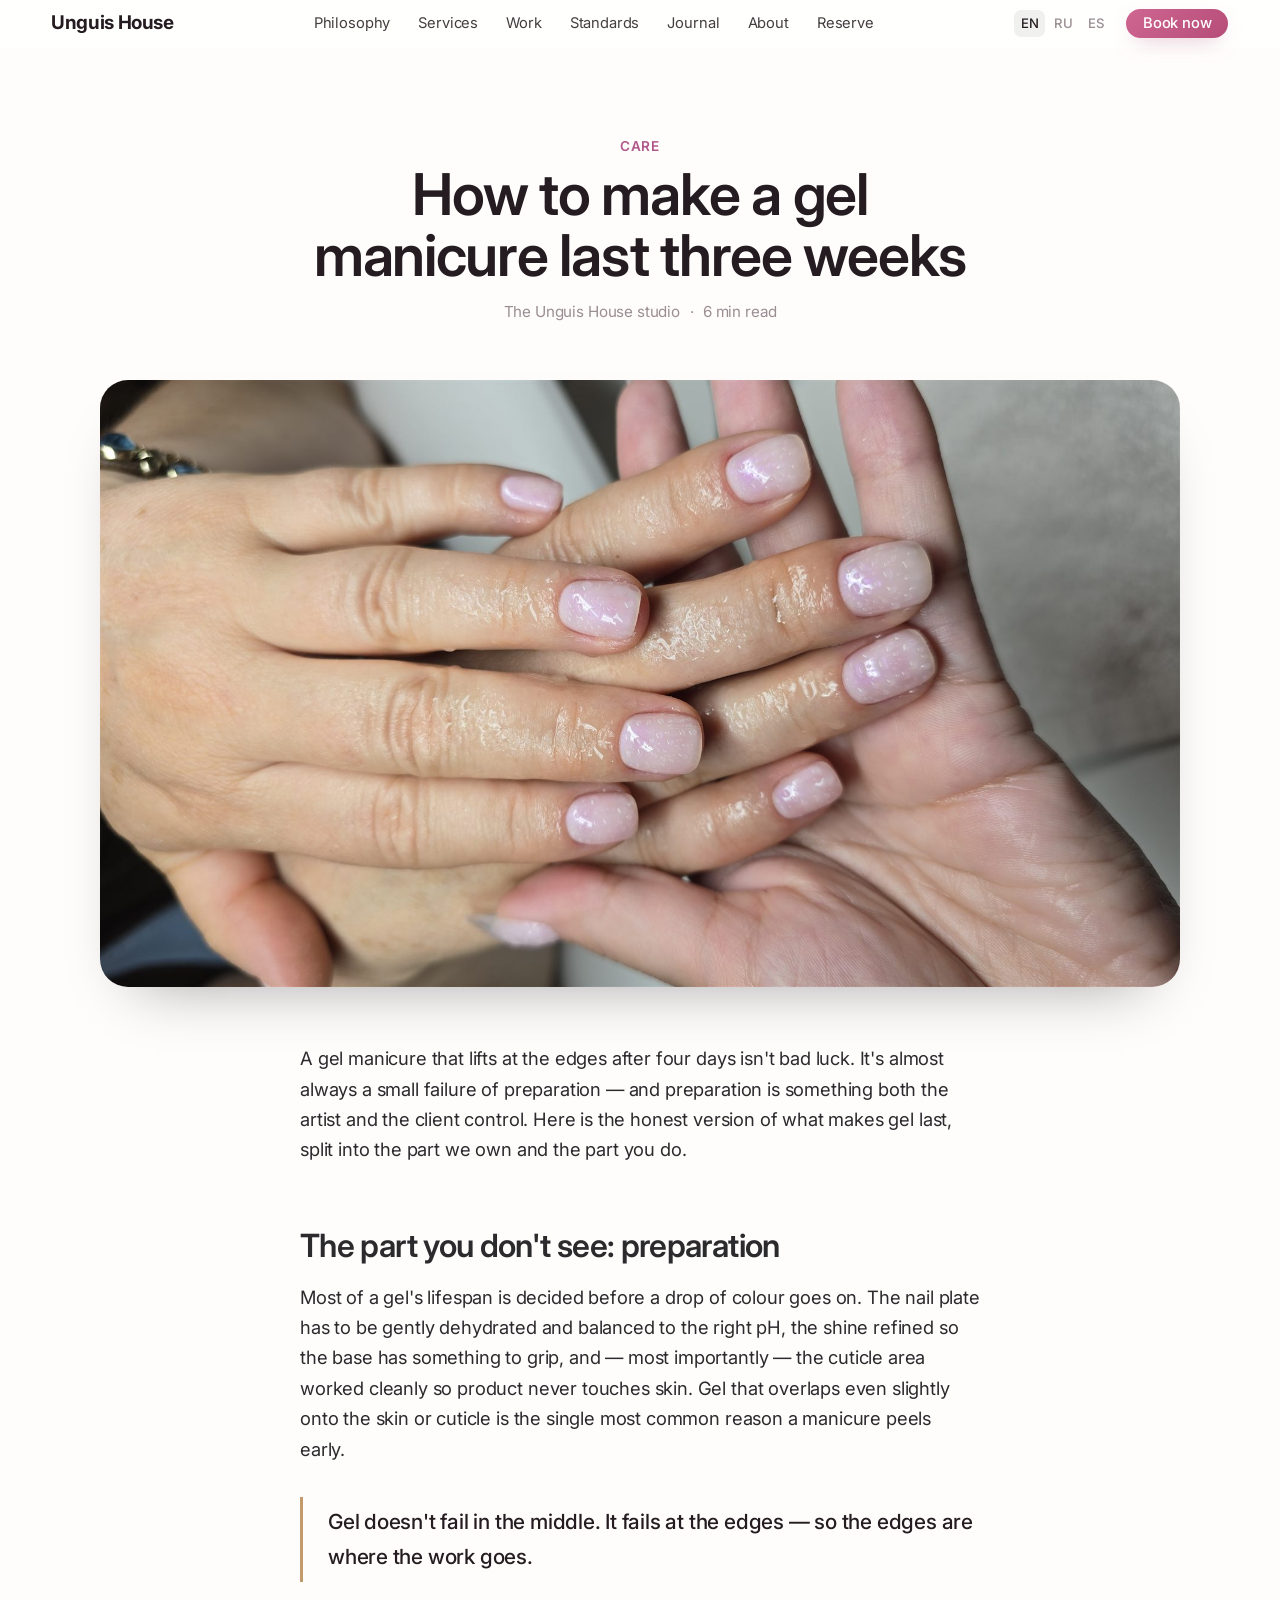
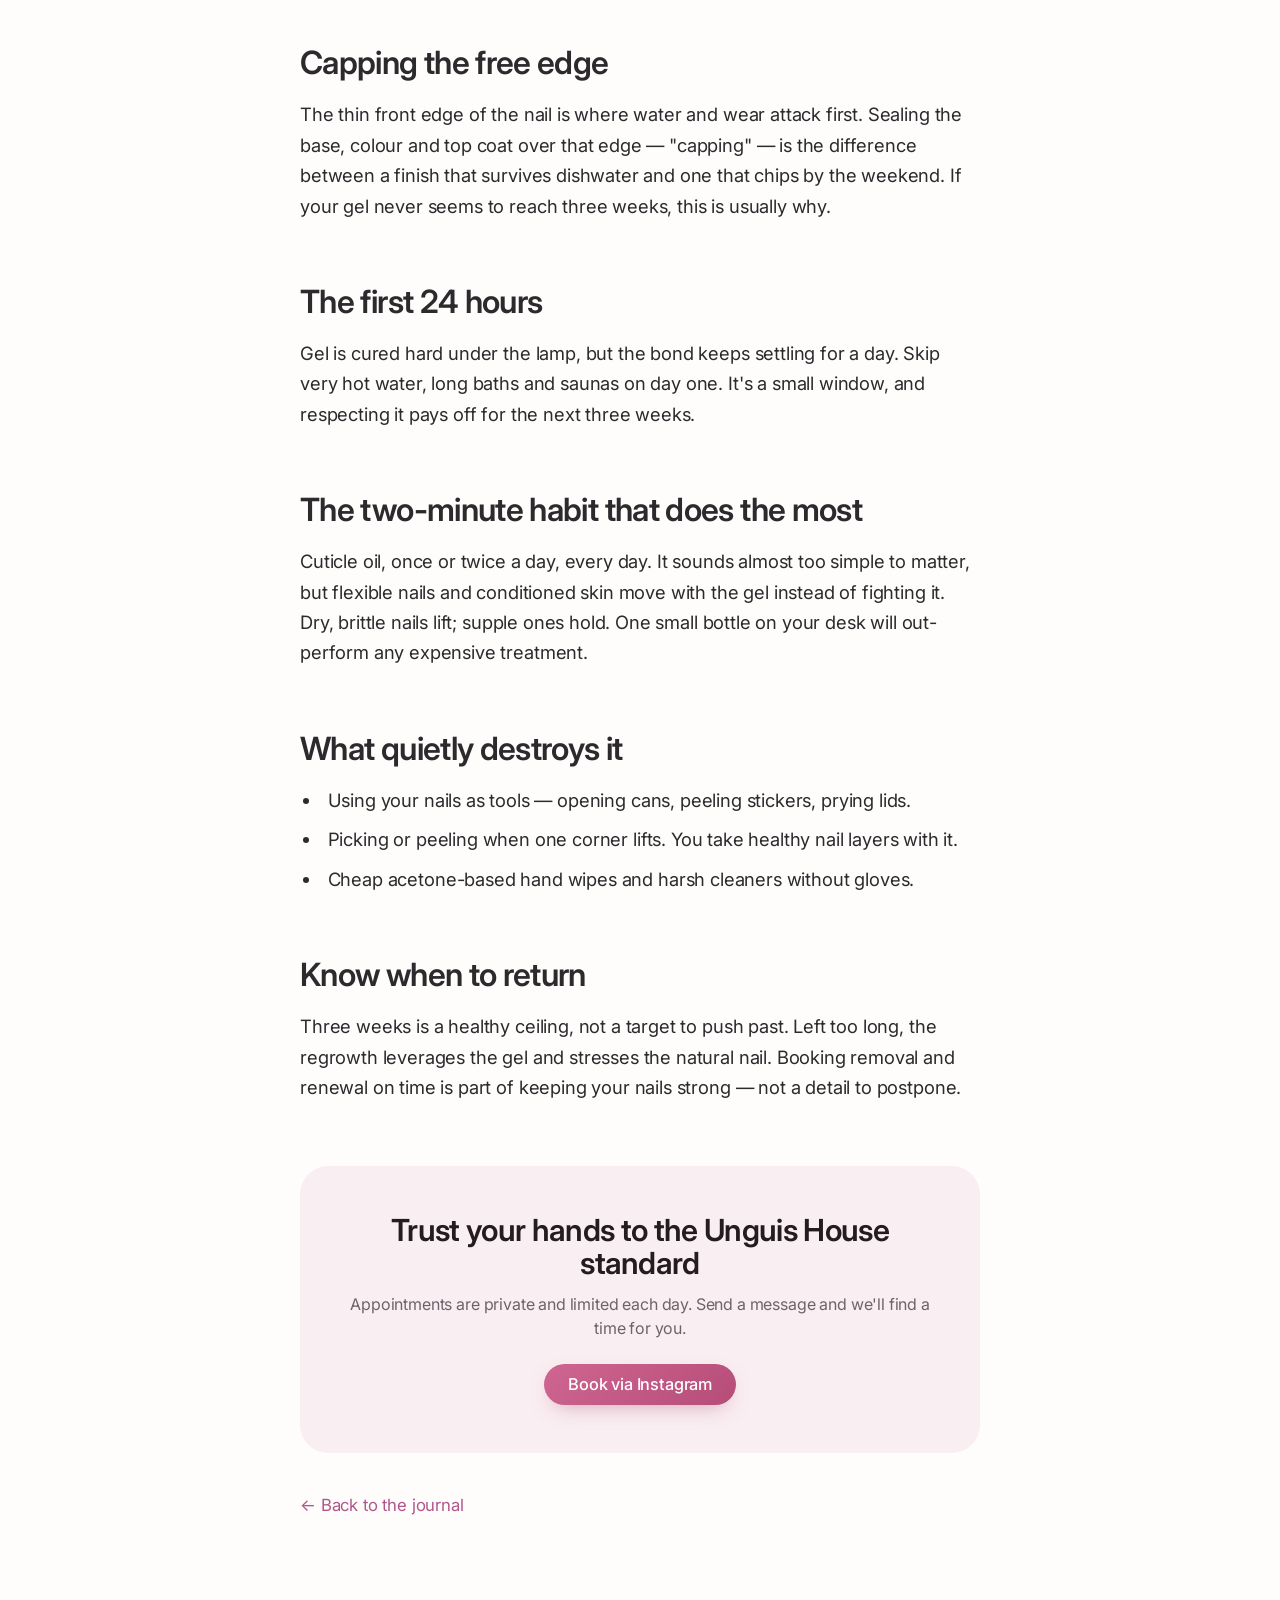
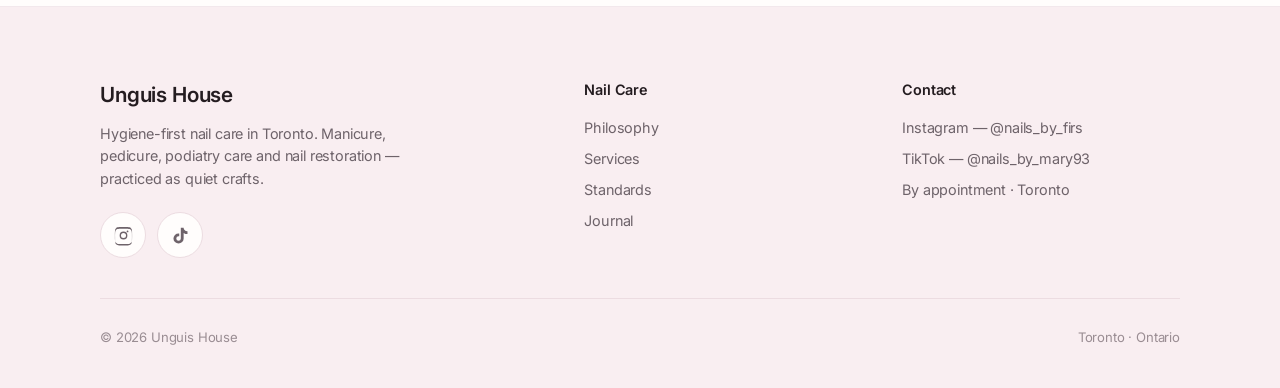
<file: journal/gel-manicure.html>
<!DOCTYPE html>
<html lang="en">
<head>
<meta charset="UTF-8">
<meta name="viewport" content="width=device-width, initial-scale=1.0">
<title>How to make a gel manicure last three weeks · Unguis House</title>
<meta name="description" content="Gel longevity isn't luck — it's preparation. What we do at the table and what you do at home to keep a gel manicure flawless for three weeks.">
<link rel="canonical" href="https://unguishouse.com/journal/gel-manicure.html">
<meta property="og:type" content="article">
<meta property="og:title" content="How to make a gel manicure last three weeks">
<meta property="og:description" content="What we do at the table and what you do at home.">
<meta property="og:image" content="https://unguishouse.com/assets/img/real/work-01.jpg">
<meta name="theme-color" content="#ffffff">
<link rel="icon" href="data:image/svg+xml,%3Csvg xmlns='http://www.w3.org/2000/svg' viewBox='0 0 32 32'%3E%3Crect width='32' height='32' rx='7' fill='%231d1d1f'/%3E%3Ctext x='16' y='22' font-family='-apple-system,Helvetica,Arial' font-size='17' font-weight='600' fill='white' text-anchor='middle'%3EU%3C/text%3E%3C/svg%3E">
<link rel="preconnect" href="https://fonts.googleapis.com">
<link rel="preconnect" href="https://fonts.gstatic.com" crossorigin>
<link href="https://fonts.googleapis.com/css2?family=Inter:wght@300;400;500;600;700&display=swap" rel="stylesheet">
<link rel="stylesheet" href="../assets/styles.css">
</head>
<body id="top">

<nav class="nav" id="nav">
  <div class="nav-inner">
    <a class="logo" href="../index.html"><b>Unguis House</b></a>
    <div class="nav-links">
      <a href="../index.html#philosophy" data-i18n="nav.philosophy">Philosophy</a>
      <a href="../index.html#services" data-i18n="nav.services">Services</a>
      <a href="../index.html#work" data-i18n="nav.work">Work</a>
      <a href="../index.html#standards" data-i18n="nav.standards">Standards</a>
      <a href="index.html" data-i18n="nav.journal">Journal</a>
      <a href="../about.html" data-i18n="nav.about">About</a>
      <a href="../index.html#reserve" data-i18n="nav.reserve">Reserve</a>
    </div>
    <div class="nav-right">
      <div class="lang" role="group" aria-label="Language">
        <button data-lang="en" class="on" aria-label="English">EN</button>
        <button data-lang="ru" aria-label="Русский">RU</button>
        <button data-lang="es" aria-label="Español">ES</button>
      </div>
      <a class="btn btn-blue btn-sm" href="https://www.instagram.com/nails_by_firs" target="_blank" rel="noopener"><span data-i18n="nav.book">Book now</span></a>
      <button class="nav-burger" id="burger" aria-label="Menu" aria-expanded="false"><span></span><span></span></button>
    </div>
  </div>
</nav>
<div class="msheet" id="msheet">
  <a href="../index.html#philosophy" data-i18n="nav.philosophy">Philosophy</a>
  <a href="../index.html#services" data-i18n="nav.services">Services</a>
  <a href="../index.html#work" data-i18n="nav.work">Work</a>
  <a href="../index.html#standards" data-i18n="nav.standards">Standards</a>
  <a href="index.html" data-i18n="nav.journal">Journal</a>
  <a href="../about.html" data-i18n="nav.about">About</a>
      <a href="../index.html#reserve" data-i18n="nav.reserve">Reserve</a>
  <div class="lang mlang" role="group" aria-label="Language" style="gap:.6rem;margin-top:1.2rem">
    <button data-lang="en" class="on">EN</button><button data-lang="ru">RU</button><button data-lang="es">ES</button>
  </div>
  <a class="btn btn-blue mbook" href="https://www.instagram.com/nails_by_firs" target="_blank" rel="noopener"><span data-i18n="nav.book">Book now</span></a>
</div>

<header class="article-hero">
  <div class="shell">
    <p class="eyebrow reveal" data-i18n="jr.1.tag">Care</p>
    <h1 class="reveal" data-i18n="jr.1.title">How to make a gel manicure last three weeks</h1>
    <div class="a-meta reveal"><span data-i18n="art.author">The Unguis House studio</span> · <span>6 <span data-i18n="jr.min">min read</span></span></div>
  </div>
</header>
<div class="article-cover reveal"><img src="../assets/img/real/work-01.jpg" alt="A long-lasting gel manicure"></div>

<!-- EN -->
<article class="article-body" data-body="en">
  <p>A gel manicure that lifts at the edges after four days isn't bad luck. It's almost always a small failure of preparation — and preparation is something both the artist and the client control. Here is the honest version of what makes gel last, split into the part we own and the part you do.</p>

  <h2>The part you don't see: preparation</h2>
  <p>Most of a gel's lifespan is decided before a drop of colour goes on. The nail plate has to be gently dehydrated and balanced to the right pH, the shine refined so the base has something to grip, and — most importantly — the cuticle area worked cleanly so product never touches skin. Gel that overlaps even slightly onto the skin or cuticle is the single most common reason a manicure peels early.</p>
  <blockquote>Gel doesn't fail in the middle. It fails at the edges — so the edges are where the work goes.</blockquote>

  <h2>Capping the free edge</h2>
  <p>The thin front edge of the nail is where water and wear attack first. Sealing the base, colour and top coat over that edge — "capping" — is the difference between a finish that survives dishwater and one that chips by the weekend. If your gel never seems to reach three weeks, this is usually why.</p>

  <h2>The first 24 hours</h2>
  <p>Gel is cured hard under the lamp, but the bond keeps settling for a day. Skip very hot water, long baths and saunas on day one. It's a small window, and respecting it pays off for the next three weeks.</p>

  <h2>The two-minute habit that does the most</h2>
  <p>Cuticle oil, once or twice a day, every day. It sounds almost too simple to matter, but flexible nails and conditioned skin move with the gel instead of fighting it. Dry, brittle nails lift; supple ones hold. One small bottle on your desk will out-perform any expensive treatment.</p>

  <h2>What quietly destroys it</h2>
  <ul>
    <li>Using your nails as tools — opening cans, peeling stickers, prying lids.</li>
    <li>Picking or peeling when one corner lifts. You take healthy nail layers with it.</li>
    <li>Cheap acetone-based hand wipes and harsh cleaners without gloves.</li>
  </ul>

  <h2>Know when to return</h2>
  <p>Three weeks is a healthy ceiling, not a target to push past. Left too long, the regrowth leverages the gel and stresses the natural nail. Booking removal and renewal on time is part of keeping your nails strong — not a detail to postpone.</p>
</article>

<!-- RU -->
<article class="article-body" data-body="ru" style="display:none">
  <p>Гель-лак, который начинает отходить по краям на четвёртый день, — это не невезение. Почти всегда это маленькая ошибка подготовки, а подготовку контролируют и мастер, и клиент. Вот честная версия того, что даёт стойкость, разделённая на нашу часть и вашу.</p>

  <h2>То, чего вы не видите: подготовка</h2>
  <p>Большая часть «срока жизни» покрытия решается ещё до первой капли цвета. Ногтевую пластину аккуратно обезвоживают и приводят к нужному pH, снимают глянец, чтобы базе было за что зацепиться, и — самое важное — чисто прорабатывают зону кутикулы, чтобы продукт не касался кожи. Гель, который хоть чуть-чуть заходит на кожу или кутикулу, — самая частая причина раннего отслоения.</p>
  <blockquote>Гель не отказывает в середине. Он отказывает по краям — поэтому вся работа идёт именно туда.</blockquote>

  <h2>Запечатывание торца</h2>
  <p>Тонкий передний край ногтя первым принимает воду и трение. Запечатывание базы, цвета и топа по этому краю («запил торца») — это разница между покрытием, которое переживёт мытьё посуды, и тем, что скалывается к выходным. Если ваш гель никак не доживает до трёх недель — чаще всего дело в этом.</p>

  <h2>Первые 24 часа</h2>
  <p>Под лампой гель полимеризуется до твёрдости, но связь окончательно «садится» ещё около суток. В первый день избегайте очень горячей воды, долгих ванн и сауны. Окно небольшое, но уважение к нему окупается следующие три недели.</p>

  <h2>Двухминутная привычка, которая решает больше всего</h2>
  <p>Масло для кутикулы — один-два раза в день, каждый день. Звучит почти слишком просто, но эластичные ногти и увлажнённая кожа двигаются вместе с гелем, а не борются с ним. Сухие, ломкие ногти отслаиваются; гибкие — держат. Маленький флакон на столе обойдёт любой дорогой уход.</p>

  <h2>Что тихо его разрушает</h2>
  <ul>
    <li>Использование ногтей как инструмента — открыть банку, отклеить наклейку, поддеть крышку.</li>
    <li>Отковыривание, когда приподнялся один уголок. Вы снимаете вместе с ним здоровые слои ногтя.</li>
    <li>Дешёвые салфетки на ацетоне и агрессивные чистящие средства без перчаток.</li>
  </ul>

  <h2>Знайте, когда вернуться</h2>
  <p>Три недели — это здоровый потолок, а не цель, которую нужно перешагнуть. Если носить дольше, отросший край начинает «рычагом» давить на гель и нагружать натуральный ноготь. Вовремя записаться на снятие и обновление — часть заботы о крепких ногтях, а не деталь, которую можно отложить.</p>
</article>

<!-- ES -->
<article class="article-body" data-body="es" style="display:none">
  <p>Una manicura en gel que se levanta por los bordes al cuarto día no es mala suerte. Casi siempre es un pequeño fallo de preparación — y la preparación la controlan tanto la artista como la clienta. Esta es la versión honesta de lo que da duración, dividida en la parte que es nuestra y la que es tuya.</p>

  <h2>Lo que no ves: la preparación</h2>
  <p>La mayor parte de la vida del gel se decide antes de la primera gota de color. La lámina ungueal se deshidrata con suavidad y se equilibra al pH correcto, se afina el brillo para que la base tenga de qué agarrarse y — lo más importante — se trabaja con limpieza la zona de la cutícula para que el producto nunca toque la piel. El gel que se monta aunque sea un poco sobre la piel o la cutícula es la causa más común de un despegado temprano.</p>
  <blockquote>El gel no falla en el centro. Falla en los bordes — así que ahí es donde va el trabajo.</blockquote>

  <h2>Sellar el borde libre</h2>
  <p>El fino borde delantero de la uña es donde el agua y el desgaste atacan primero. Sellar base, color y top coat sobre ese borde — el "capping" — es la diferencia entre un acabado que sobrevive al agua de los platos y uno que se astilla para el fin de semana. Si tu gel nunca llega a las tres semanas, suele ser por esto.</p>

  <h2>Las primeras 24 horas</h2>
  <p>El gel se cura duro bajo la lámpara, pero la adhesión sigue asentándose durante un día. Evita el agua muy caliente, los baños largos y la sauna el primer día. Es una ventana pequeña, y respetarla se nota durante las tres semanas siguientes.</p>

  <h2>El hábito de dos minutos que más aporta</h2>
  <p>Aceite de cutículas, una o dos veces al día, todos los días. Suena casi demasiado simple para importar, pero las uñas flexibles y la piel nutrida se mueven con el gel en lugar de pelear con él. Las uñas secas y quebradizas se levantan; las flexibles aguantan. Un frasco pequeño en tu escritorio superará a cualquier tratamiento caro.</p>

  <h2>Lo que lo destruye en silencio</h2>
  <ul>
    <li>Usar las uñas como herramienta — abrir latas, despegar pegatinas, hacer palanca en tapas.</li>
    <li>Picar o pelar cuando una esquina se levanta. Te llevas capas sanas de la uña con ello.</li>
    <li>Toallitas baratas con acetona y limpiadores agresivos sin guantes.</li>
  </ul>

  <h2>Saber cuándo volver</h2>
  <p>Tres semanas es un techo saludable, no una meta que forzar. Si se lleva demasiado tiempo, el crecimiento hace palanca sobre el gel y estresa la uña natural. Reservar la retirada y la renovación a tiempo es parte de mantener tus uñas fuertes — no un detalle que posponer.</p>
</article>

<section class="article-cta reveal">
  <h3 data-i18n="art.cta.h">Trust your hands to the Unguis House standard</h3>
  <p data-i18n="art.cta.p">Appointments are private and limited each day. Send a message and we'll find a time for you.</p>
  <a class="btn btn-blue" href="https://www.instagram.com/nails_by_firs" target="_blank" rel="noopener"><span data-i18n="art.cta.btn">Book via Instagram</span></a>
</section>
<div class="article-back"><a class="link" href="index.html"><span data-i18n="jr.back">← Back to the journal</span></a></div>

<footer class="footer" style="margin-top:clamp(3.5rem,7vw,5.5rem)">
  <div class="shell">
    <div class="foot-grid">
      <div class="foot-brand">
        <div class="fmark">Unguis House</div>
        <p data-i18n="foot.about">Hygiene-first nail care in Toronto. Manicure, pedicure, podiatry care and nail restoration — practiced as quiet crafts.</p>
        <div class="social">
          <a class="ig" href="https://www.instagram.com/nails_by_firs" target="_blank" rel="noopener" aria-label="Instagram — @nails_by_firs"><svg viewBox="0 0 24 24" aria-hidden="true"><path d="M12 2.2c3.2 0 3.6.01 4.85.07 1.17.05 1.8.25 2.23.41.56.22.96.48 1.38.9.42.42.68.82.9 1.38.16.42.36 1.06.41 2.23.06 1.25.07 1.62.07 4.81s-.01 3.56-.07 4.81c-.05 1.17-.25 1.8-.41 2.23-.22.56-.48.96-.9 1.38-.42.42-.82.68-1.38.9-.42.16-1.06.36-2.23.41-1.25.06-1.62.07-4.85.07s-3.6-.01-4.85-.07c-1.17-.05-1.8-.25-2.23-.41a3.7 3.7 0 0 1-1.38-.9 3.7 3.7 0 0 1-.9-1.38c-.16-.42-.36-1.06-.41-2.23-.06-1.25-.07-1.62-.07-4.81s.01-3.56.07-4.81c.05-1.17.25-1.8.41-2.23.22-.56.48-.96.9-1.38.42-.42.82-.68 1.38-.9.42-.16 1.06-.36 2.23-.41C8.4 2.21 8.78 2.2 12 2.2Zm0 1.98c-3.15 0-3.52.01-4.76.07-1.15.05-1.77.24-2.18.4-.55.22-.94.47-1.35.88-.41.41-.66.8-.88 1.35-.16.41-.35 1.03-.4 2.18-.06 1.24-.07 1.61-.07 4.76s.01 3.52.07 4.76c.05 1.15.24 1.77.4 2.18.22.55.47.94.88 1.35.41.41.8.66 1.35.88.41.16 1.03.35 2.18.4 1.24.06 1.61.07 4.76.07s3.52-.01 4.76-.07c1.15-.05 1.77-.24 2.18-.4.55-.22.94-.47 1.35-.88.41-.41.66-.8.88-1.35.16-.41.35-1.03.4-2.18.06-1.24.07-1.61.07-4.76s-.01-3.52-.07-4.76c-.05-1.15-.24-1.77-.4-2.18a3.6 3.6 0 0 0-.88-1.35 3.6 3.6 0 0 0-1.35-.88c-.41-.16-1.03-.35-2.18-.4-1.24-.06-1.61-.07-4.76-.07Zm0 3.37a4.45 4.45 0 1 1 0 8.9 4.45 4.45 0 0 1 0-8.9Zm0 7.34a2.89 2.89 0 1 0 0-5.78 2.89 2.89 0 0 0 0 5.78Zm5.66-7.58a1.04 1.04 0 1 1-2.08 0 1.04 1.04 0 0 1 2.08 0Z"/></svg></a>
          <a class="tt" href="https://www.tiktok.com/@nails_by_mary93" target="_blank" rel="noopener" aria-label="TikTok — @nails_by_mary93"><svg viewBox="0 0 24 24" aria-hidden="true"><path d="M16.6 5.82A4.28 4.28 0 0 1 15.56 3h-3.2v12.43a2.59 2.59 0 1 1-2.59-2.59c.27 0 .53.04.78.12v-3.3a5.9 5.9 0 0 0-.78-.05 5.82 5.82 0 1 0 5.82 5.82V9.01a7.5 7.5 0 0 0 4.4 1.41V7.21a4.28 4.28 0 0 1-3.39-1.39Z"/></svg></a>
        </div>
      </div>
      <div>
        <h5 data-i18n="foot.atelier">Nail Care</h5>
        <ul>
          <li><a href="../index.html#philosophy" data-i18n="foot.l1">Philosophy</a></li>
          <li><a href="../index.html#services" data-i18n="foot.l2">Services</a></li>
          <li><a href="../index.html#standards" data-i18n="foot.l3">Standards</a></li>
          <li><a href="index.html" data-i18n="foot.l4">Journal</a></li>
        </ul>
      </div>
      <div>
        <h5 data-i18n="foot.contact">Contact</h5>
        <ul>
          <li><a href="https://www.instagram.com/nails_by_firs" target="_blank" rel="noopener">Instagram — @nails_by_firs</a></li>
          <li><a href="https://www.tiktok.com/@nails_by_mary93" target="_blank" rel="noopener">TikTok — @nails_by_mary93</a></li>
          <li><a href="https://www.instagram.com/nails_by_firs" target="_blank" rel="noopener">By appointment · Toronto</a></li>
        </ul>
      </div>
    </div>
    <div class="foot-base"><span>© 2026 Unguis House</span><span>Toronto · Ontario</span></div>
  </div>
</footer>

<script src="../assets/app.js"></script>
</body>
</html>
</file>
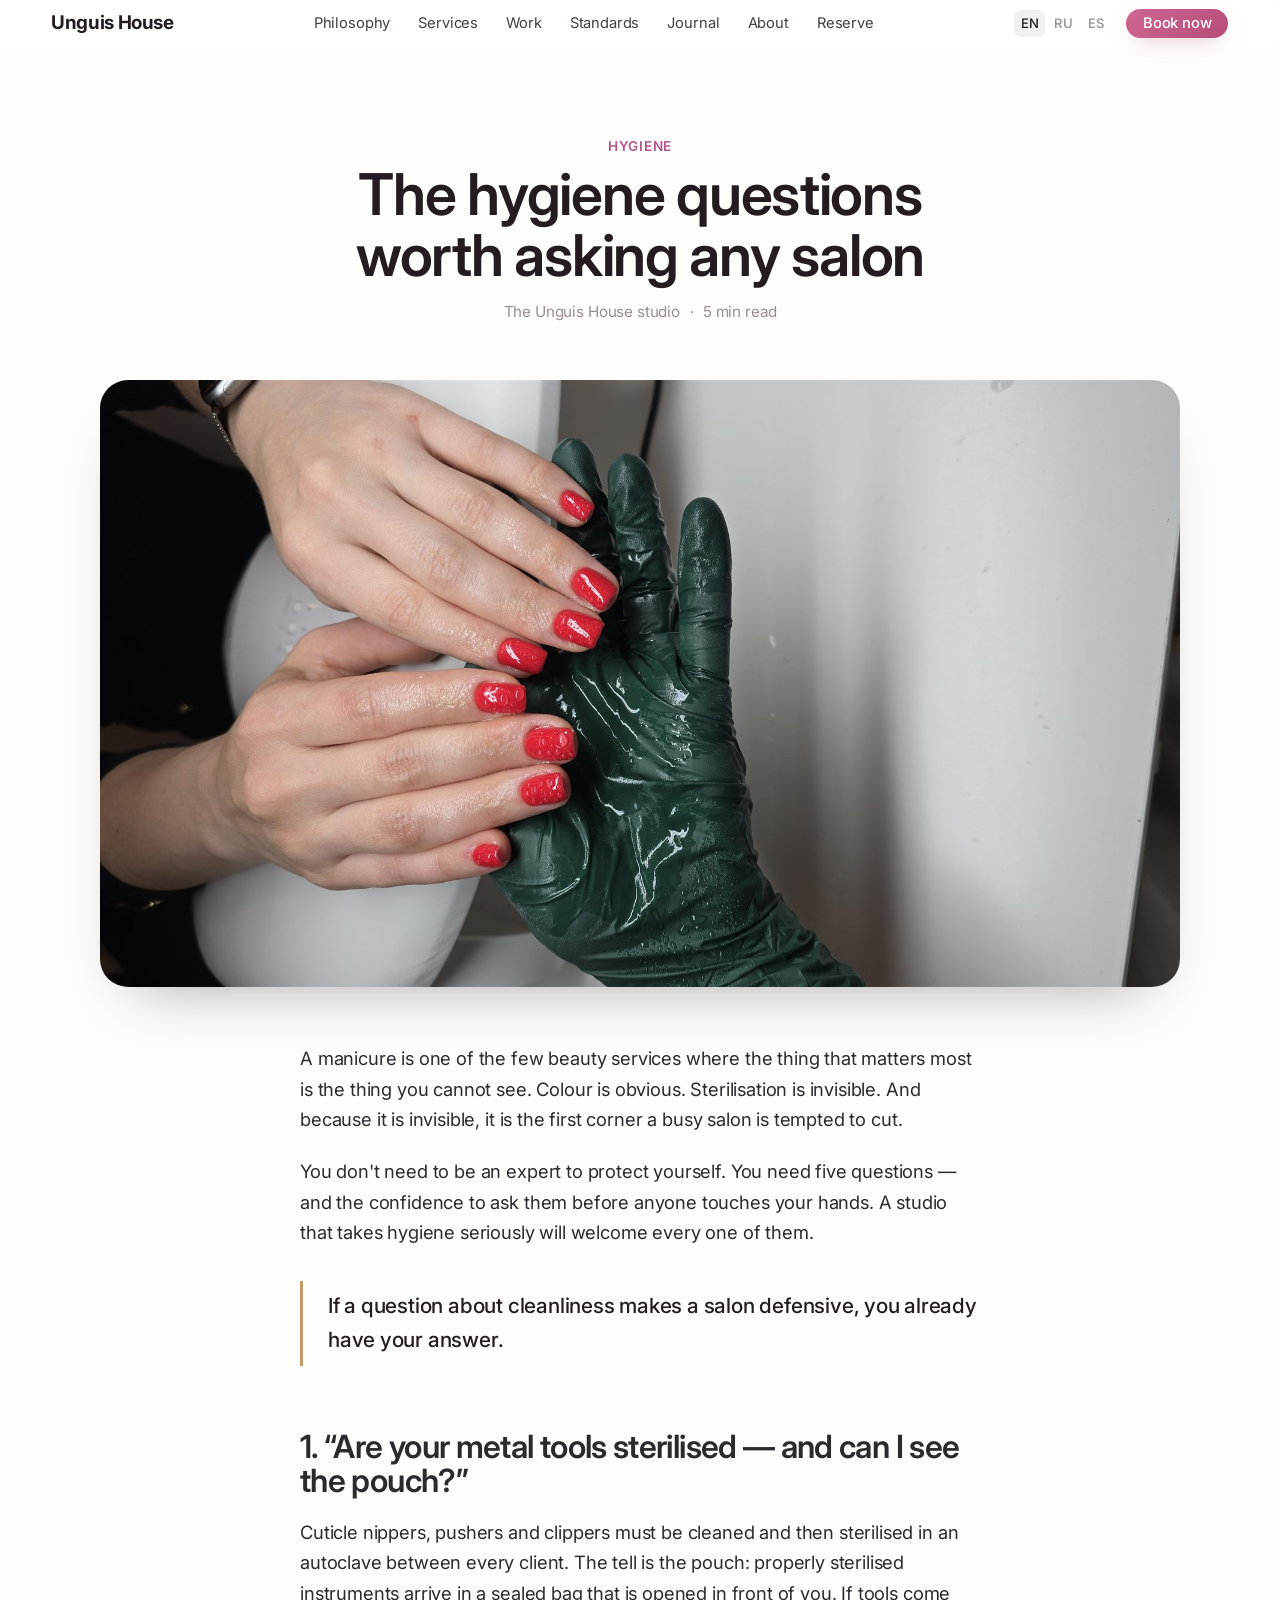
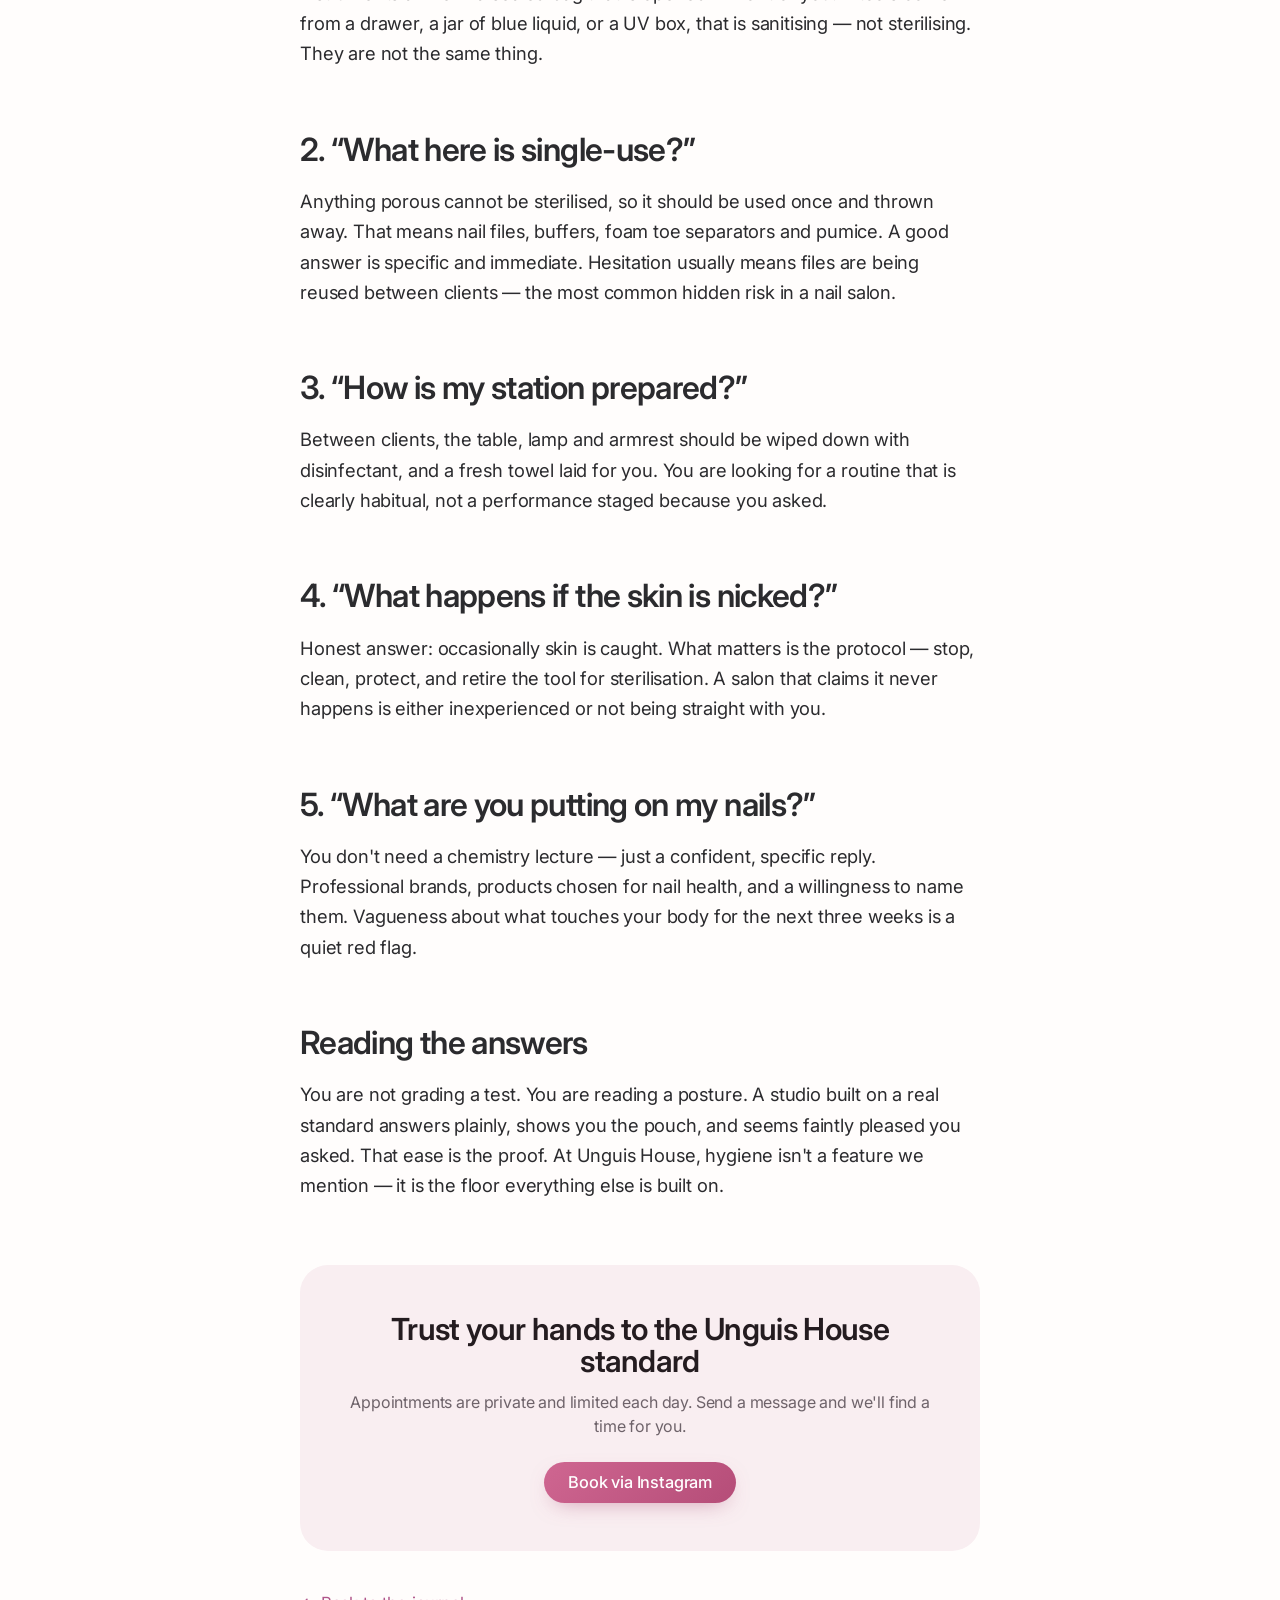
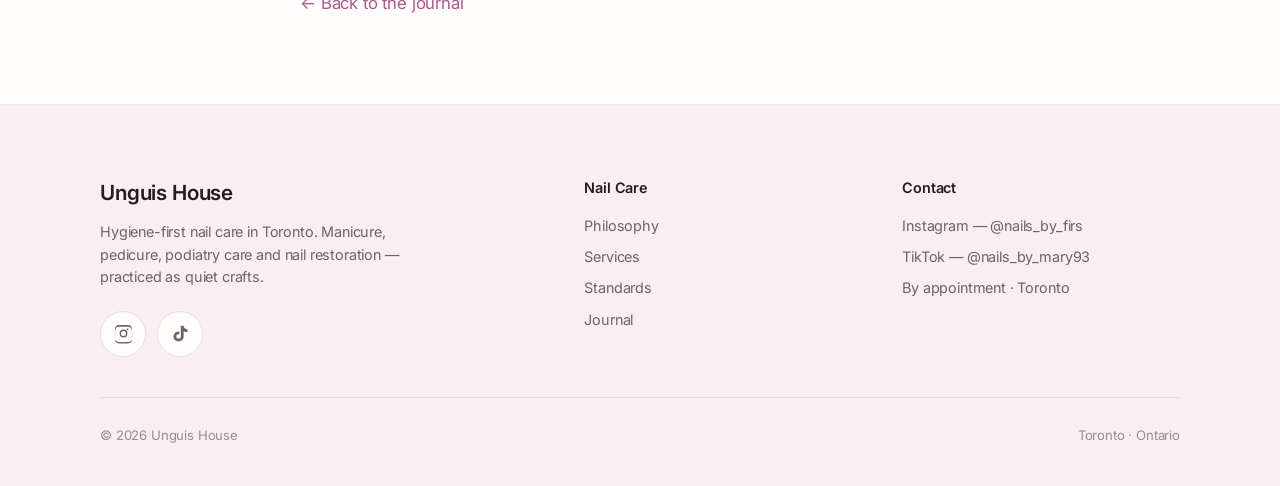
<file: journal/hygiene-questions.html>
<!DOCTYPE html>
<html lang="en">
<head>
<meta charset="UTF-8">
<meta name="viewport" content="width=device-width, initial-scale=1.0">
<title>The hygiene questions worth asking any salon · Unguis House</title>
<meta name="description" content="A clean manicure can't be faked. Five questions that separate a real hygiene standard from pretty words — and how to read the answers in thirty seconds.">
<link rel="canonical" href="https://unguishouse.com/journal/hygiene-questions.html">
<meta property="og:type" content="article">
<meta property="og:title" content="The hygiene questions worth asking any salon">
<meta property="og:description" content="Five questions that separate a real hygiene standard from pretty words.">
<meta property="og:image" content="https://unguishouse.com/assets/img/real/work-03.jpg">
<meta name="theme-color" content="#ffffff">
<link rel="icon" href="data:image/svg+xml,%3Csvg xmlns='http://www.w3.org/2000/svg' viewBox='0 0 32 32'%3E%3Crect width='32' height='32' rx='7' fill='%231d1d1f'/%3E%3Ctext x='16' y='22' font-family='-apple-system,Helvetica,Arial' font-size='17' font-weight='600' fill='white' text-anchor='middle'%3EU%3C/text%3E%3C/svg%3E">
<link rel="preconnect" href="https://fonts.googleapis.com">
<link rel="preconnect" href="https://fonts.gstatic.com" crossorigin>
<link href="https://fonts.googleapis.com/css2?family=Inter:wght@300;400;500;600;700&display=swap" rel="stylesheet">
<link rel="stylesheet" href="../assets/styles.css">
</head>
<body id="top">

<nav class="nav" id="nav">
  <div class="nav-inner">
    <a class="logo" href="../index.html"><b>Unguis House</b></a>
    <div class="nav-links">
      <a href="../index.html#philosophy" data-i18n="nav.philosophy">Philosophy</a>
      <a href="../index.html#services" data-i18n="nav.services">Services</a>
      <a href="../index.html#work" data-i18n="nav.work">Work</a>
      <a href="../index.html#standards" data-i18n="nav.standards">Standards</a>
      <a href="index.html" data-i18n="nav.journal">Journal</a>
      <a href="../about.html" data-i18n="nav.about">About</a>
      <a href="../index.html#reserve" data-i18n="nav.reserve">Reserve</a>
    </div>
    <div class="nav-right">
      <div class="lang" role="group" aria-label="Language">
        <button data-lang="en" class="on" aria-label="English">EN</button>
        <button data-lang="ru" aria-label="Русский">RU</button>
        <button data-lang="es" aria-label="Español">ES</button>
      </div>
      <a class="btn btn-blue btn-sm" href="https://www.instagram.com/nails_by_firs" target="_blank" rel="noopener"><span data-i18n="nav.book">Book now</span></a>
      <button class="nav-burger" id="burger" aria-label="Menu" aria-expanded="false"><span></span><span></span></button>
    </div>
  </div>
</nav>
<div class="msheet" id="msheet">
  <a href="../index.html#philosophy" data-i18n="nav.philosophy">Philosophy</a>
  <a href="../index.html#services" data-i18n="nav.services">Services</a>
  <a href="../index.html#work" data-i18n="nav.work">Work</a>
  <a href="../index.html#standards" data-i18n="nav.standards">Standards</a>
  <a href="index.html" data-i18n="nav.journal">Journal</a>
  <a href="../about.html" data-i18n="nav.about">About</a>
      <a href="../index.html#reserve" data-i18n="nav.reserve">Reserve</a>
  <div class="lang mlang" role="group" aria-label="Language" style="gap:.6rem;margin-top:1.2rem">
    <button data-lang="en" class="on">EN</button><button data-lang="ru">RU</button><button data-lang="es">ES</button>
  </div>
  <a class="btn btn-blue mbook" href="https://www.instagram.com/nails_by_firs" target="_blank" rel="noopener"><span data-i18n="nav.book">Book now</span></a>
</div>

<header class="article-hero">
  <div class="shell">
    <p class="eyebrow reveal" data-i18n="jr.f.tag">Hygiene</p>
    <h1 class="reveal" data-i18n="jr.f.title">The hygiene questions worth asking any salon</h1>
    <div class="a-meta reveal"><span data-i18n="art.author">The Unguis House studio</span> · <span>5 <span data-i18n="jr.min">min read</span></span></div>
  </div>
</header>
<div class="article-cover reveal"><img src="../assets/img/real/work-03.jpg" alt="Hygiene at the nail table"></div>

<!-- EN -->
<article class="article-body" data-body="en">
  <p>A manicure is one of the few beauty services where the thing that matters most is the thing you cannot see. Colour is obvious. Sterilisation is invisible. And because it is invisible, it is the first corner a busy salon is tempted to cut.</p>
  <p>You don't need to be an expert to protect yourself. You need five questions — and the confidence to ask them before anyone touches your hands. A studio that takes hygiene seriously will welcome every one of them.</p>
  <blockquote>If a question about cleanliness makes a salon defensive, you already have your answer.</blockquote>

  <h2>1. “Are your metal tools sterilised — and can I see the pouch?”</h2>
  <p>Cuticle nippers, pushers and clippers must be cleaned and then sterilised in an autoclave between every client. The tell is the pouch: properly sterilised instruments arrive in a sealed bag that is opened in front of you. If tools come from a drawer, a jar of blue liquid, or a UV box, that is sanitising — not sterilising. They are not the same thing.</p>

  <h2>2. “What here is single-use?”</h2>
  <p>Anything porous cannot be sterilised, so it should be used once and thrown away. That means nail files, buffers, foam toe separators and pumice. A good answer is specific and immediate. Hesitation usually means files are being reused between clients — the most common hidden risk in a nail salon.</p>

  <h2>3. “How is my station prepared?”</h2>
  <p>Between clients, the table, lamp and armrest should be wiped down with disinfectant, and a fresh towel laid for you. You are looking for a routine that is clearly habitual, not a performance staged because you asked.</p>

  <h2>4. “What happens if the skin is nicked?”</h2>
  <p>Honest answer: occasionally skin is caught. What matters is the protocol — stop, clean, protect, and retire the tool for sterilisation. A salon that claims it never happens is either inexperienced or not being straight with you.</p>

  <h2>5. “What are you putting on my nails?”</h2>
  <p>You don't need a chemistry lecture — just a confident, specific reply. Professional brands, products chosen for nail health, and a willingness to name them. Vagueness about what touches your body for the next three weeks is a quiet red flag.</p>

  <h2>Reading the answers</h2>
  <p>You are not grading a test. You are reading a posture. A studio built on a real standard answers plainly, shows you the pouch, and seems faintly pleased you asked. That ease is the proof. At Unguis House, hygiene isn't a feature we mention — it is the floor everything else is built on.</p>
</article>

<!-- RU -->
<article class="article-body" data-body="ru" style="display:none">
  <p>Маникюр — одна из немногих бьюти-услуг, где самое важное как раз то, чего вы не видите. Цвет очевиден. Стерилизация невидима. И именно потому, что она невидима, на ней первой соблазняется сэкономить загруженный салон.</p>
  <p>Чтобы защитить себя, не нужно быть экспертом. Нужно пять вопросов — и спокойствие задать их до того, как к вашим рукам прикоснутся. Студия, которая серьёзно относится к гигиене, будет рада каждому из них.</p>
  <blockquote>Если вопрос о чистоте заставляет салон защищаться — ответ вы уже получили.</blockquote>

  <h2>1. «Ваши металлические инструменты стерилизуются — и можно увидеть пакет?»</h2>
  <p>Кусачки, пушеры и щипчики должны очищаться, а затем стерилизоваться в автоклаве между каждым клиентом. Главный признак — крафт-пакет: правильно стерилизованный инструмент достают из запечатанного пакета, который вскрывают при вас. Если инструменты берут из ящика, из банки с синей жидкостью или из УФ-бокса — это дезинфекция, а не стерилизация. Это не одно и то же.</p>

  <h2>2. «Что здесь одноразовое?»</h2>
  <p>Всё пористое стерилизовать невозможно, поэтому оно используется один раз и выбрасывается: пилки, бафы, поролоновые разделители для пальцев, пемза. Хороший ответ — конкретный и без заминки. Колебание обычно означает, что пилки используют повторно — самый частый скрытый риск в нейл-салоне.</p>

  <h2>3. «Как готовят моё место?»</h2>
  <p>Между клиентами стол, лампу и подлокотник протирают дезинфектантом, а для вас стелют свежее полотенце. Вы ищете рутину, которая явно привычна, а не спектакль, устроенный потому, что вы спросили.</p>

  <h2>4. «Что будет, если поранят кожу?»</h2>
  <p>Честный ответ: иногда кожу можно задеть. Важен протокол — остановиться, очистить, защитить и отправить инструмент на стерилизацию. Салон, который уверяет, что такого не бывает никогда, либо неопытен, либо не до конца честен с вами.</p>

  <h2>5. «Что вы наносите на мои ногти?»</h2>
  <p>Лекция по химии не нужна — нужен уверенный и конкретный ответ. Профессиональные бренды, средства, выбранные ради здоровья ногтя, и готовность их назвать. Расплывчатость насчёт того, что будет на вашем теле ближайшие три недели, — тихий тревожный сигнал.</p>

  <h2>Как читать ответы</h2>
  <p>Вы не принимаете экзамен. Вы считываете отношение. Студия с настоящим стандартом отвечает прямо, показывает пакет и будто слегка рада вопросу. Эта лёгкость и есть доказательство. В Unguis House гигиена — не «опция», о которой упоминают, а фундамент, на котором держится всё остальное.</p>
</article>

<!-- ES -->
<article class="article-body" data-body="es" style="display:none">
  <p>La manicura es uno de los pocos servicios de belleza donde lo que más importa es justo lo que no se ve. El color es evidente. La esterilización es invisible. Y precisamente porque es invisible, es la primera esquina que un salón con prisa se siente tentado a recortar.</p>
  <p>No necesitas ser experta para protegerte. Necesitas cinco preguntas — y la calma de hacerlas antes de que nadie toque tus manos. Un estudio que se toma en serio la higiene recibirá cada una con gusto.</p>
  <blockquote>Si una pregunta sobre limpieza pone a un salón a la defensiva, ya tienes tu respuesta.</blockquote>

  <h2>1. «¿Esterilizan sus herramientas de metal — y puedo ver el sobre?»</h2>
  <p>Alicates, empujadores y cortaúñas deben limpiarse y luego esterilizarse en autoclave entre cada clienta. La señal es el sobre: un instrumento bien esterilizado llega en una bolsa sellada que se abre frente a ti. Si las herramientas salen de un cajón, de un frasco de líquido azul o de una caja UV, eso es desinfectar — no esterilizar. No es lo mismo.</p>

  <h2>2. «¿Qué es de un solo uso aquí?»</h2>
  <p>Todo lo poroso no se puede esterilizar, así que debe usarse una vez y desecharse: limas, pulidores, separadores de espuma y piedra pómez. Una buena respuesta es específica e inmediata. La duda suele significar que las limas se reutilizan — el riesgo oculto más común en un salón de uñas.</p>

  <h2>3. «¿Cómo preparan mi puesto?»</h2>
  <p>Entre clientas, la mesa, la lámpara y el reposabrazos se limpian con desinfectante, y se coloca una toalla limpia para ti. Buscas una rutina que sea claramente habitual, no una función montada porque preguntaste.</p>

  <h2>4. «¿Qué pasa si se corta la piel?»</h2>
  <p>Respuesta honesta: a veces se roza la piel. Lo que importa es el protocolo — parar, limpiar, proteger y retirar la herramienta para esterilizarla. Un salón que asegura que nunca ocurre o es inexperto o no está siendo del todo sincero contigo.</p>

  <h2>5. «¿Qué le pones a mis uñas?»</h2>
  <p>No hace falta una clase de química — basta una respuesta segura y concreta. Marcas profesionales, productos elegidos por la salud de la uña y la disposición a nombrarlos. La vaguedad sobre lo que tocará tu cuerpo las próximas tres semanas es una señal de alerta silenciosa.</p>

  <h2>Cómo leer las respuestas</h2>
  <p>No estás corrigiendo un examen. Estás leyendo una actitud. Un estudio con un estándar real responde con claridad, te muestra el sobre y parece levemente complacido de que preguntaras. Esa naturalidad es la prueba. En Unguis House la higiene no es una característica que mencionamos — es el suelo sobre el que se construye todo lo demás.</p>
</article>

<section class="article-cta reveal">
  <h3 data-i18n="art.cta.h">Trust your hands to the Unguis House standard</h3>
  <p data-i18n="art.cta.p">Appointments are private and limited each day. Send a message and we'll find a time for you.</p>
  <a class="btn btn-blue" href="https://www.instagram.com/nails_by_firs" target="_blank" rel="noopener"><span data-i18n="art.cta.btn">Book via Instagram</span></a>
</section>
<div class="article-back"><a class="link" href="index.html"><span data-i18n="jr.back">← Back to the journal</span></a></div>

<footer class="footer" style="margin-top:clamp(3.5rem,7vw,5.5rem)">
  <div class="shell">
    <div class="foot-grid">
      <div class="foot-brand">
        <div class="fmark">Unguis House</div>
        <p data-i18n="foot.about">Hygiene-first nail care in Toronto. Manicure, pedicure, podiatry care and nail restoration — practiced as quiet crafts.</p>
        <div class="social">
          <a class="ig" href="https://www.instagram.com/nails_by_firs" target="_blank" rel="noopener" aria-label="Instagram — @nails_by_firs"><svg viewBox="0 0 24 24" aria-hidden="true"><path d="M12 2.2c3.2 0 3.6.01 4.85.07 1.17.05 1.8.25 2.23.41.56.22.96.48 1.38.9.42.42.68.82.9 1.38.16.42.36 1.06.41 2.23.06 1.25.07 1.62.07 4.81s-.01 3.56-.07 4.81c-.05 1.17-.25 1.8-.41 2.23-.22.56-.48.96-.9 1.38-.42.42-.82.68-1.38.9-.42.16-1.06.36-2.23.41-1.25.06-1.62.07-4.85.07s-3.6-.01-4.85-.07c-1.17-.05-1.8-.25-2.23-.41a3.7 3.7 0 0 1-1.38-.9 3.7 3.7 0 0 1-.9-1.38c-.16-.42-.36-1.06-.41-2.23-.06-1.25-.07-1.62-.07-4.81s.01-3.56.07-4.81c.05-1.17.25-1.8.41-2.23.22-.56.48-.96.9-1.38.42-.42.82-.68 1.38-.9.42-.16 1.06-.36 2.23-.41C8.4 2.21 8.78 2.2 12 2.2Zm0 1.98c-3.15 0-3.52.01-4.76.07-1.15.05-1.77.24-2.18.4-.55.22-.94.47-1.35.88-.41.41-.66.8-.88 1.35-.16.41-.35 1.03-.4 2.18-.06 1.24-.07 1.61-.07 4.76s.01 3.52.07 4.76c.05 1.15.24 1.77.4 2.18.22.55.47.94.88 1.35.41.41.8.66 1.35.88.41.16 1.03.35 2.18.4 1.24.06 1.61.07 4.76.07s3.52-.01 4.76-.07c1.15-.05 1.77-.24 2.18-.4.55-.22.94-.47 1.35-.88.41-.41.66-.8.88-1.35.16-.41.35-1.03.4-2.18.06-1.24.07-1.61.07-4.76s-.01-3.52-.07-4.76c-.05-1.15-.24-1.77-.4-2.18a3.6 3.6 0 0 0-.88-1.35 3.6 3.6 0 0 0-1.35-.88c-.41-.16-1.03-.35-2.18-.4-1.24-.06-1.61-.07-4.76-.07Zm0 3.37a4.45 4.45 0 1 1 0 8.9 4.45 4.45 0 0 1 0-8.9Zm0 7.34a2.89 2.89 0 1 0 0-5.78 2.89 2.89 0 0 0 0 5.78Zm5.66-7.58a1.04 1.04 0 1 1-2.08 0 1.04 1.04 0 0 1 2.08 0Z"/></svg></a>
          <a class="tt" href="https://www.tiktok.com/@nails_by_mary93" target="_blank" rel="noopener" aria-label="TikTok — @nails_by_mary93"><svg viewBox="0 0 24 24" aria-hidden="true"><path d="M16.6 5.82A4.28 4.28 0 0 1 15.56 3h-3.2v12.43a2.59 2.59 0 1 1-2.59-2.59c.27 0 .53.04.78.12v-3.3a5.9 5.9 0 0 0-.78-.05 5.82 5.82 0 1 0 5.82 5.82V9.01a7.5 7.5 0 0 0 4.4 1.41V7.21a4.28 4.28 0 0 1-3.39-1.39Z"/></svg></a>
        </div>
      </div>
      <div>
        <h5 data-i18n="foot.atelier">Nail Care</h5>
        <ul>
          <li><a href="../index.html#philosophy" data-i18n="foot.l1">Philosophy</a></li>
          <li><a href="../index.html#services" data-i18n="foot.l2">Services</a></li>
          <li><a href="../index.html#standards" data-i18n="foot.l3">Standards</a></li>
          <li><a href="index.html" data-i18n="foot.l4">Journal</a></li>
        </ul>
      </div>
      <div>
        <h5 data-i18n="foot.contact">Contact</h5>
        <ul>
          <li><a href="https://www.instagram.com/nails_by_firs" target="_blank" rel="noopener">Instagram — @nails_by_firs</a></li>
          <li><a href="https://www.tiktok.com/@nails_by_mary93" target="_blank" rel="noopener">TikTok — @nails_by_mary93</a></li>
          <li><a href="https://www.instagram.com/nails_by_firs" target="_blank" rel="noopener">By appointment · Toronto</a></li>
        </ul>
      </div>
    </div>
    <div class="foot-base"><span>© 2026 Unguis House</span><span>Toronto · Ontario</span></div>
  </div>
</footer>

<script src="../assets/app.js"></script>
</body>
</html>
</file>
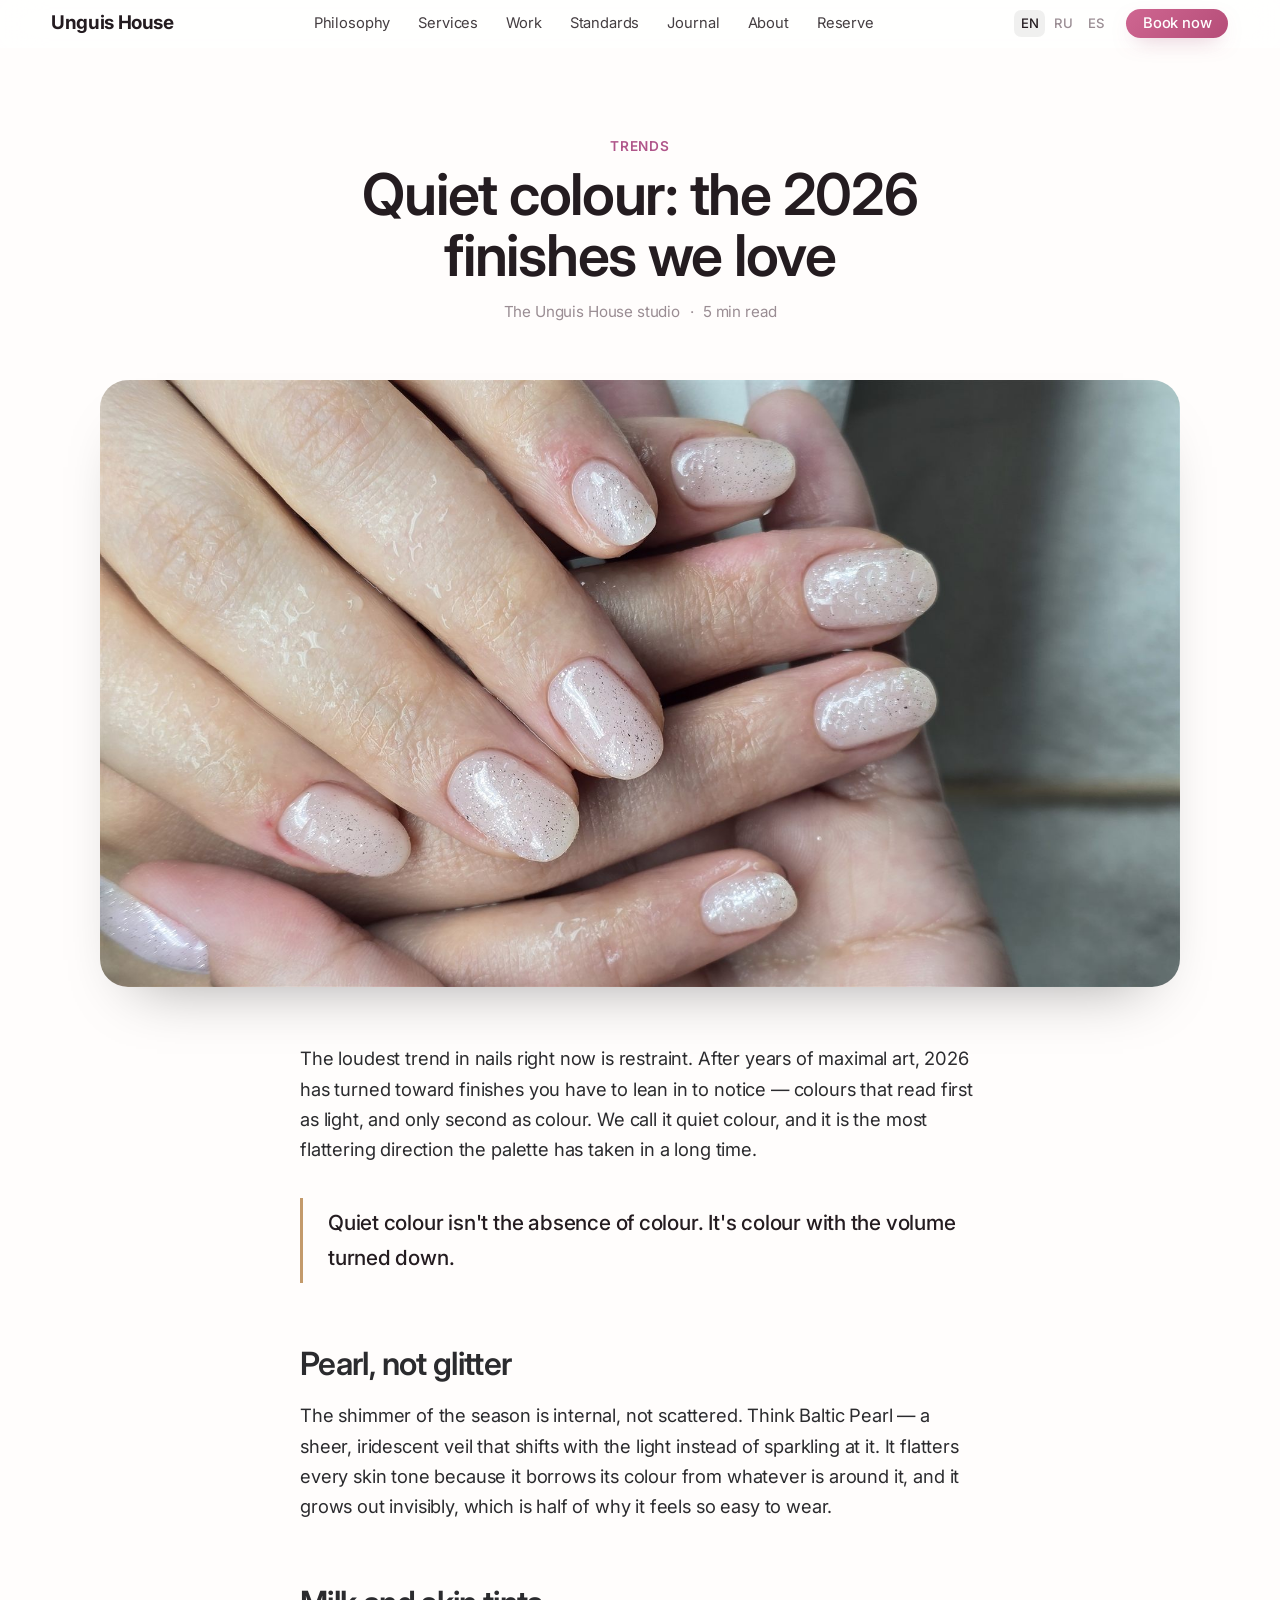
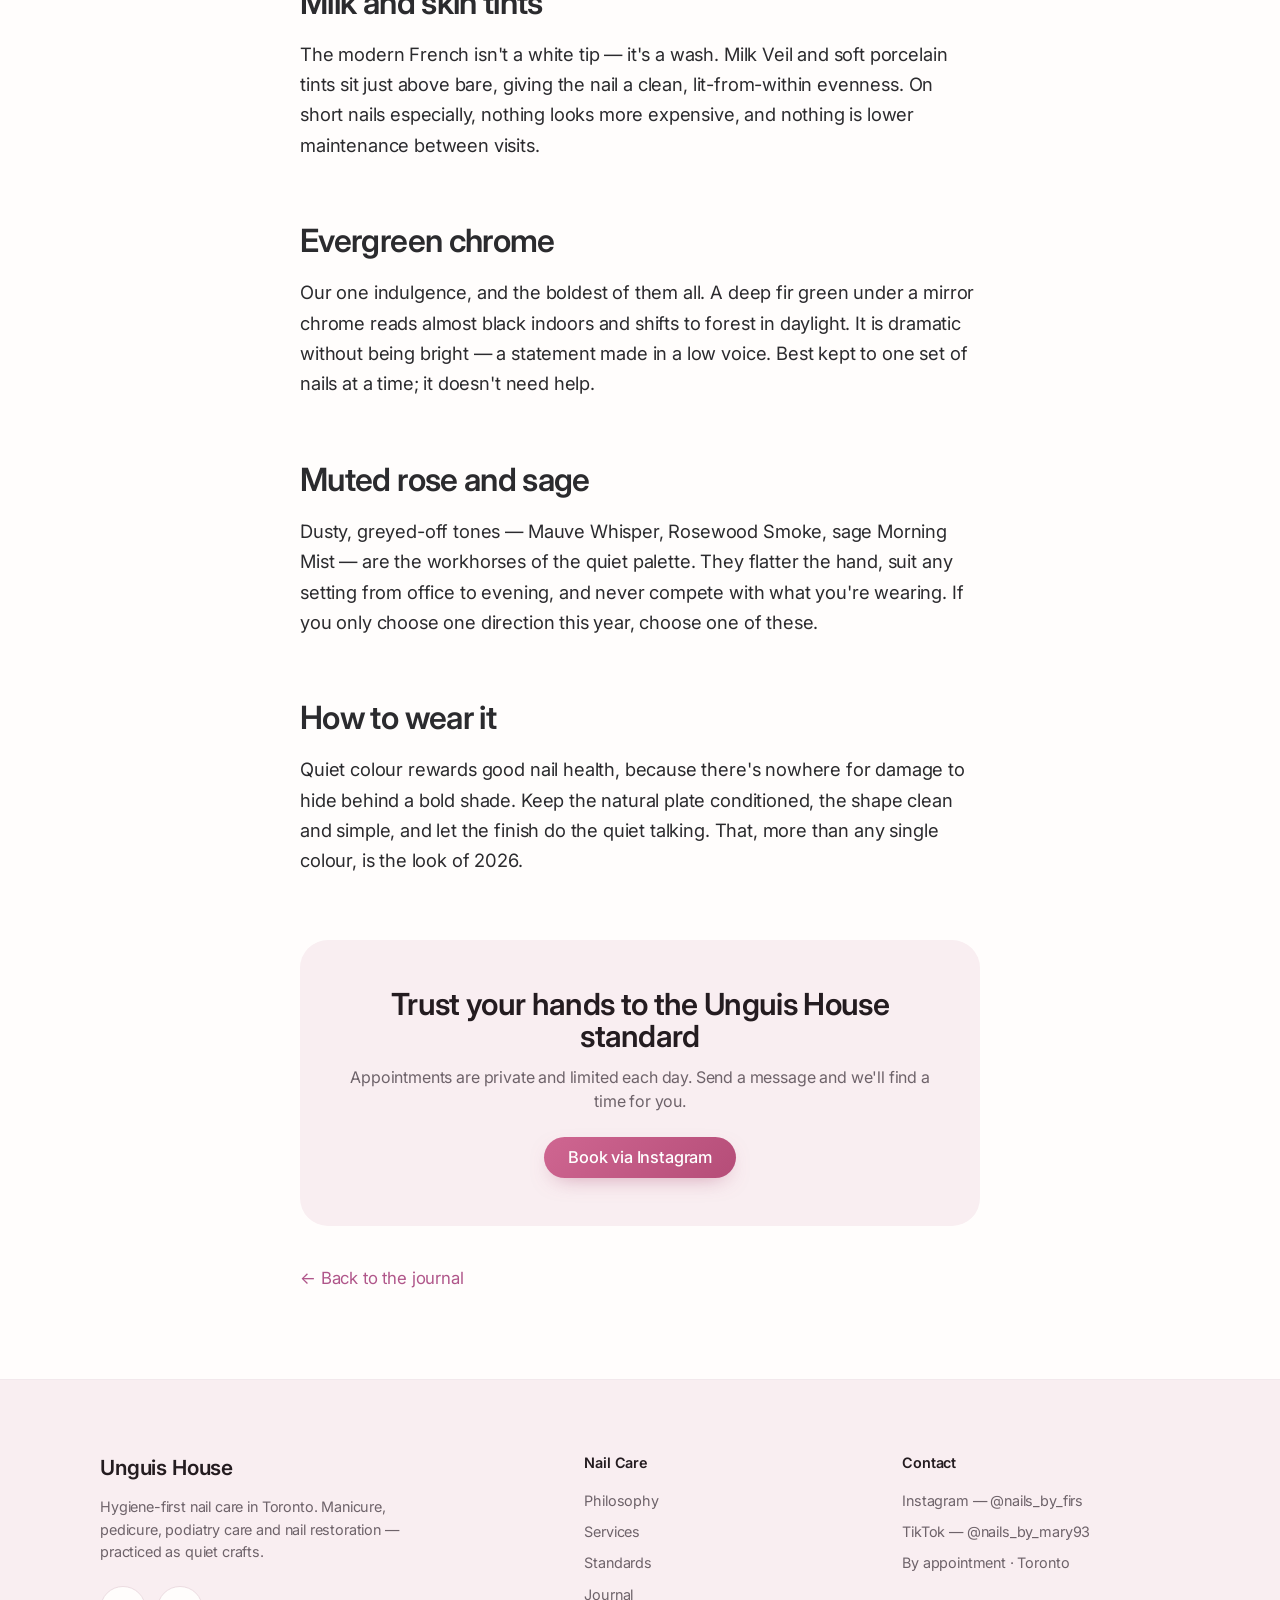
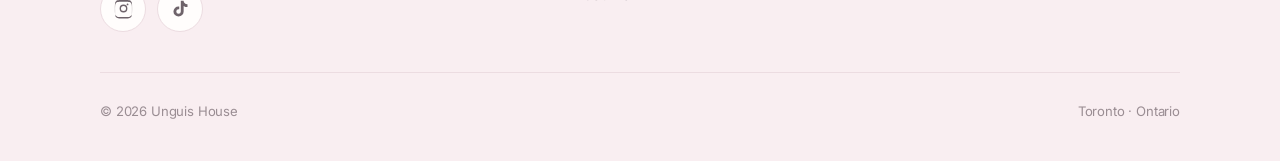
<file: journal/quiet-color-2026.html>
<!DOCTYPE html>
<html lang="en">
<head>
<meta charset="UTF-8">
<meta name="viewport" content="width=device-width, initial-scale=1.0">
<title>Quiet colour: the 2026 finishes we love · Unguis House</title>
<meta name="description" content="Pearl, milk and evergreen chrome — the 2026 nail palette is muted, wearable and quietly luxurious. The finishes we love and how to wear them.">
<link rel="canonical" href="https://unguishouse.com/journal/quiet-color-2026.html">
<meta property="og:type" content="article">
<meta property="og:title" content="Quiet colour: the 2026 finishes we love">
<meta property="og:description" content="The palette of the season is muted and wearable.">
<meta property="og:image" content="https://unguishouse.com/assets/img/real/work-02.jpg">
<meta name="theme-color" content="#ffffff">
<link rel="icon" href="data:image/svg+xml,%3Csvg xmlns='http://www.w3.org/2000/svg' viewBox='0 0 32 32'%3E%3Crect width='32' height='32' rx='7' fill='%231d1d1f'/%3E%3Ctext x='16' y='22' font-family='-apple-system,Helvetica,Arial' font-size='17' font-weight='600' fill='white' text-anchor='middle'%3EU%3C/text%3E%3C/svg%3E">
<link rel="preconnect" href="https://fonts.googleapis.com">
<link rel="preconnect" href="https://fonts.gstatic.com" crossorigin>
<link href="https://fonts.googleapis.com/css2?family=Inter:wght@300;400;500;600;700&display=swap" rel="stylesheet">
<link rel="stylesheet" href="../assets/styles.css">
</head>
<body id="top">

<nav class="nav" id="nav">
  <div class="nav-inner">
    <a class="logo" href="../index.html"><b>Unguis House</b></a>
    <div class="nav-links">
      <a href="../index.html#philosophy" data-i18n="nav.philosophy">Philosophy</a>
      <a href="../index.html#services" data-i18n="nav.services">Services</a>
      <a href="../index.html#work" data-i18n="nav.work">Work</a>
      <a href="../index.html#standards" data-i18n="nav.standards">Standards</a>
      <a href="index.html" data-i18n="nav.journal">Journal</a>
      <a href="../about.html" data-i18n="nav.about">About</a>
      <a href="../index.html#reserve" data-i18n="nav.reserve">Reserve</a>
    </div>
    <div class="nav-right">
      <div class="lang" role="group" aria-label="Language">
        <button data-lang="en" class="on" aria-label="English">EN</button>
        <button data-lang="ru" aria-label="Русский">RU</button>
        <button data-lang="es" aria-label="Español">ES</button>
      </div>
      <a class="btn btn-blue btn-sm" href="https://www.instagram.com/nails_by_firs" target="_blank" rel="noopener"><span data-i18n="nav.book">Book now</span></a>
      <button class="nav-burger" id="burger" aria-label="Menu" aria-expanded="false"><span></span><span></span></button>
    </div>
  </div>
</nav>
<div class="msheet" id="msheet">
  <a href="../index.html#philosophy" data-i18n="nav.philosophy">Philosophy</a>
  <a href="../index.html#services" data-i18n="nav.services">Services</a>
  <a href="../index.html#work" data-i18n="nav.work">Work</a>
  <a href="../index.html#standards" data-i18n="nav.standards">Standards</a>
  <a href="index.html" data-i18n="nav.journal">Journal</a>
  <a href="../about.html" data-i18n="nav.about">About</a>
      <a href="../index.html#reserve" data-i18n="nav.reserve">Reserve</a>
  <div class="lang mlang" role="group" aria-label="Language" style="gap:.6rem;margin-top:1.2rem">
    <button data-lang="en" class="on">EN</button><button data-lang="ru">RU</button><button data-lang="es">ES</button>
  </div>
  <a class="btn btn-blue mbook" href="https://www.instagram.com/nails_by_firs" target="_blank" rel="noopener"><span data-i18n="nav.book">Book now</span></a>
</div>

<header class="article-hero">
  <div class="shell">
    <p class="eyebrow reveal" data-i18n="jr.2.tag">Trends</p>
    <h1 class="reveal" data-i18n="jr.2.title">Quiet colour: the 2026 finishes we love</h1>
    <div class="a-meta reveal"><span data-i18n="art.author">The Unguis House studio</span> · <span>5 <span data-i18n="jr.min">min read</span></span></div>
  </div>
</header>
<div class="article-cover reveal"><img src="../assets/img/real/work-02.jpg" alt="Quiet colour nail finishes for 2026"></div>

<!-- EN -->
<article class="article-body" data-body="en">
  <p>The loudest trend in nails right now is restraint. After years of maximal art, 2026 has turned toward finishes you have to lean in to notice — colours that read first as light, and only second as colour. We call it quiet colour, and it is the most flattering direction the palette has taken in a long time.</p>
  <blockquote>Quiet colour isn't the absence of colour. It's colour with the volume turned down.</blockquote>

  <h2>Pearl, not glitter</h2>
  <p>The shimmer of the season is internal, not scattered. Think Baltic Pearl — a sheer, iridescent veil that shifts with the light instead of sparkling at it. It flatters every skin tone because it borrows its colour from whatever is around it, and it grows out invisibly, which is half of why it feels so easy to wear.</p>

  <h2>Milk and skin tints</h2>
  <p>The modern French isn't a white tip — it's a wash. Milk Veil and soft porcelain tints sit just above bare, giving the nail a clean, lit-from-within evenness. On short nails especially, nothing looks more expensive, and nothing is lower maintenance between visits.</p>

  <h2>Evergreen chrome</h2>
  <p>Our one indulgence, and the boldest of them all. A deep fir green under a mirror chrome reads almost black indoors and shifts to forest in daylight. It is dramatic without being bright — a statement made in a low voice. Best kept to one set of nails at a time; it doesn't need help.</p>

  <h2>Muted rose and sage</h2>
  <p>Dusty, greyed-off tones — Mauve Whisper, Rosewood Smoke, sage Morning Mist — are the workhorses of the quiet palette. They flatter the hand, suit any setting from office to evening, and never compete with what you're wearing. If you only choose one direction this year, choose one of these.</p>

  <h2>How to wear it</h2>
  <p>Quiet colour rewards good nail health, because there's nowhere for damage to hide behind a bold shade. Keep the natural plate conditioned, the shape clean and simple, and let the finish do the quiet talking. That, more than any single colour, is the look of 2026.</p>
</article>

<!-- RU -->
<article class="article-body" data-body="ru" style="display:none">
  <p>Самый громкий тренд в маникюре сейчас — сдержанность. После нескольких лет максимального арта 2026-й повернулся к финишам, которые нужно вглядеться, чтобы заметить, — к цветам, которые сначала читаются как свет и лишь затем как цвет. Мы называем это «тихим цветом», и это самое выигрышное направление палитры за долгое время.</p>
  <blockquote>Тихий цвет — это не отсутствие цвета. Это цвет с приглушённой громкостью.</blockquote>

  <h2>Жемчуг, а не блёстки</h2>
  <p>Мерцание сезона — внутреннее, а не рассыпанное. Baltic Pearl — полупрозрачная иридесцентная вуаль, которая играет со светом, а не искрит навстречу ему. Она идёт любому тону кожи, потому что заимствует цвет у того, что вокруг, и отрастает незаметно — отчасти поэтому её так легко носить.</p>

  <h2>Молочные и телесные оттенки</h2>
  <p>Современный френч — это не белый кончик, а лёгкая дымка. Milk Veil и мягкие фарфоровые оттенки лежат чуть выше «голого» ногтя, придавая ему чистую, словно подсвеченную изнутри ровность. Особенно на коротких ногтях ничто не выглядит дороже — и ничто не требует меньше ухода между визитами.</p>

  <h2>Вечнозелёный хром</h2>
  <p>Наша единственная роскошь — и самый «фирсовский» из всех. Глубокий еловый зелёный под зеркальным хромом в помещении читается почти чёрным, а на дневном свету уходит в лес. Драматично, но не ярко — заявление, сделанное тихим голосом. Лучше оставить его одному набору ногтей: ему не нужна поддержка.</p>

  <h2>Приглушённая роза и шалфей</h2>
  <p>Пыльные, «припылённые» тона — Mauve Whisper, Rosewood Smoke, шалфейный Morning Mist — это рабочие лошадки тихой палитры. Они красят руку, подходят к любой ситуации от офиса до вечера и никогда не спорят с одеждой. Если в этом году выбирать только одно направление — выбирайте одно из них.</p>

  <h2>Как это носить</h2>
  <p>Тихий цвет вознаграждает здоровье ногтей, потому что за сдержанным оттенком повреждениям негде спрятаться. Держите натуральную пластину увлажнённой, форму — чистой и простой, и позвольте финишу говорить вполголоса. Именно это, а не отдельный цвет, и есть образ 2026 года.</p>
</article>

<!-- ES -->
<article class="article-body" data-body="es" style="display:none">
  <p>La tendencia más ruidosa en uñas ahora mismo es la contención. Tras años de arte máximo, 2026 ha girado hacia acabados que hay que mirar de cerca para notar — colores que se leen primero como luz y solo después como color. Lo llamamos color sereno, y es la dirección más favorecedora que ha tomado la paleta en mucho tiempo.</p>
  <blockquote>El color sereno no es la ausencia de color. Es color con el volumen bajado.</blockquote>

  <h2>Perla, no purpurina</h2>
  <p>El brillo de la temporada es interno, no disperso. Piensa en Baltic Pearl — un velo iridiscente y sheer que cambia con la luz en lugar de destellar hacia ella. Favorece a todo tono de piel porque toma su color de lo que tiene alrededor, y crece de forma invisible, que es la mitad de por qué resulta tan fácil de llevar.</p>

  <h2>Leche y tintes piel</h2>
  <p>La francesa moderna no es una punta blanca — es un lavado. Milk Veil y los suaves tintes porcelana se sitúan justo por encima de lo desnudo, dando a la uña una uniformidad limpia, iluminada desde dentro. Sobre todo en uñas cortas, nada parece más caro — y nada exige menos mantenimiento entre visitas.</p>

  <h2>Cromo siempre verde</h2>
  <p>Nuestro único capricho, y el más atrevido de todos. Un verde abeto profundo bajo un cromo espejo se lee casi negro en interior y se vuelve bosque a la luz del día. Es dramático sin ser brillante — una declaración hecha en voz baja. Mejor reservarlo a un solo juego de uñas: no necesita ayuda.</p>

  <h2>Rosa apagado y salvia</h2>
  <p>Los tonos empolvados y agrisados — Mauve Whisper, Rosewood Smoke, el salvia Morning Mist — son los caballos de batalla de la paleta serena. Favorecen la mano, sirven para cualquier escenario de la oficina a la noche y nunca compiten con lo que llevas puesto. Si solo eliges una dirección este año, elige una de estas.</p>

  <h2>Cómo llevarlo</h2>
  <p>El color sereno premia la buena salud de la uña, porque no hay dónde esconder el daño detrás de un tono atrevido. Mantén la lámina natural nutrida, la forma limpia y simple, y deja que el acabado hable en voz baja. Eso, más que cualquier color concreto, es el look de 2026.</p>
</article>

<section class="article-cta reveal">
  <h3 data-i18n="art.cta.h">Trust your hands to the Unguis House standard</h3>
  <p data-i18n="art.cta.p">Appointments are private and limited each day. Send a message and we'll find a time for you.</p>
  <a class="btn btn-blue" href="https://www.instagram.com/nails_by_firs" target="_blank" rel="noopener"><span data-i18n="art.cta.btn">Book via Instagram</span></a>
</section>
<div class="article-back"><a class="link" href="index.html"><span data-i18n="jr.back">← Back to the journal</span></a></div>

<footer class="footer" style="margin-top:clamp(3.5rem,7vw,5.5rem)">
  <div class="shell">
    <div class="foot-grid">
      <div class="foot-brand">
        <div class="fmark">Unguis House</div>
        <p data-i18n="foot.about">Hygiene-first nail care in Toronto. Manicure, pedicure, podiatry care and nail restoration — practiced as quiet crafts.</p>
        <div class="social">
          <a class="ig" href="https://www.instagram.com/nails_by_firs" target="_blank" rel="noopener" aria-label="Instagram — @nails_by_firs"><svg viewBox="0 0 24 24" aria-hidden="true"><path d="M12 2.2c3.2 0 3.6.01 4.85.07 1.17.05 1.8.25 2.23.41.56.22.96.48 1.38.9.42.42.68.82.9 1.38.16.42.36 1.06.41 2.23.06 1.25.07 1.62.07 4.81s-.01 3.56-.07 4.81c-.05 1.17-.25 1.8-.41 2.23-.22.56-.48.96-.9 1.38-.42.42-.82.68-1.38.9-.42.16-1.06.36-2.23.41-1.25.06-1.62.07-4.85.07s-3.6-.01-4.85-.07c-1.17-.05-1.8-.25-2.23-.41a3.7 3.7 0 0 1-1.38-.9 3.7 3.7 0 0 1-.9-1.38c-.16-.42-.36-1.06-.41-2.23-.06-1.25-.07-1.62-.07-4.81s.01-3.56.07-4.81c.05-1.17.25-1.8.41-2.23.22-.56.48-.96.9-1.38.42-.42.82-.68 1.38-.9.42-.16 1.06-.36 2.23-.41C8.4 2.21 8.78 2.2 12 2.2Zm0 1.98c-3.15 0-3.52.01-4.76.07-1.15.05-1.77.24-2.18.4-.55.22-.94.47-1.35.88-.41.41-.66.8-.88 1.35-.16.41-.35 1.03-.4 2.18-.06 1.24-.07 1.61-.07 4.76s.01 3.52.07 4.76c.05 1.15.24 1.77.4 2.18.22.55.47.94.88 1.35.41.41.8.66 1.35.88.41.16 1.03.35 2.18.4 1.24.06 1.61.07 4.76.07s3.52-.01 4.76-.07c1.15-.05 1.77-.24 2.18-.4.55-.22.94-.47 1.35-.88.41-.41.66-.8.88-1.35.16-.41.35-1.03.4-2.18.06-1.24.07-1.61.07-4.76s-.01-3.52-.07-4.76c-.05-1.15-.24-1.77-.4-2.18a3.6 3.6 0 0 0-.88-1.35 3.6 3.6 0 0 0-1.35-.88c-.41-.16-1.03-.35-2.18-.4-1.24-.06-1.61-.07-4.76-.07Zm0 3.37a4.45 4.45 0 1 1 0 8.9 4.45 4.45 0 0 1 0-8.9Zm0 7.34a2.89 2.89 0 1 0 0-5.78 2.89 2.89 0 0 0 0 5.78Zm5.66-7.58a1.04 1.04 0 1 1-2.08 0 1.04 1.04 0 0 1 2.08 0Z"/></svg></a>
          <a class="tt" href="https://www.tiktok.com/@nails_by_mary93" target="_blank" rel="noopener" aria-label="TikTok — @nails_by_mary93"><svg viewBox="0 0 24 24" aria-hidden="true"><path d="M16.6 5.82A4.28 4.28 0 0 1 15.56 3h-3.2v12.43a2.59 2.59 0 1 1-2.59-2.59c.27 0 .53.04.78.12v-3.3a5.9 5.9 0 0 0-.78-.05 5.82 5.82 0 1 0 5.82 5.82V9.01a7.5 7.5 0 0 0 4.4 1.41V7.21a4.28 4.28 0 0 1-3.39-1.39Z"/></svg></a>
        </div>
      </div>
      <div>
        <h5 data-i18n="foot.atelier">Nail Care</h5>
        <ul>
          <li><a href="../index.html#philosophy" data-i18n="foot.l1">Philosophy</a></li>
          <li><a href="../index.html#services" data-i18n="foot.l2">Services</a></li>
          <li><a href="../index.html#standards" data-i18n="foot.l3">Standards</a></li>
          <li><a href="index.html" data-i18n="foot.l4">Journal</a></li>
        </ul>
      </div>
      <div>
        <h5 data-i18n="foot.contact">Contact</h5>
        <ul>
          <li><a href="https://www.instagram.com/nails_by_firs" target="_blank" rel="noopener">Instagram — @nails_by_firs</a></li>
          <li><a href="https://www.tiktok.com/@nails_by_mary93" target="_blank" rel="noopener">TikTok — @nails_by_mary93</a></li>
          <li><a href="https://www.instagram.com/nails_by_firs" target="_blank" rel="noopener">By appointment · Toronto</a></li>
        </ul>
      </div>
    </div>
    <div class="foot-base"><span>© 2026 Unguis House</span><span>Toronto · Ontario</span></div>
  </div>
</footer>

<script src="../assets/app.js"></script>
</body>
</html>
</file>
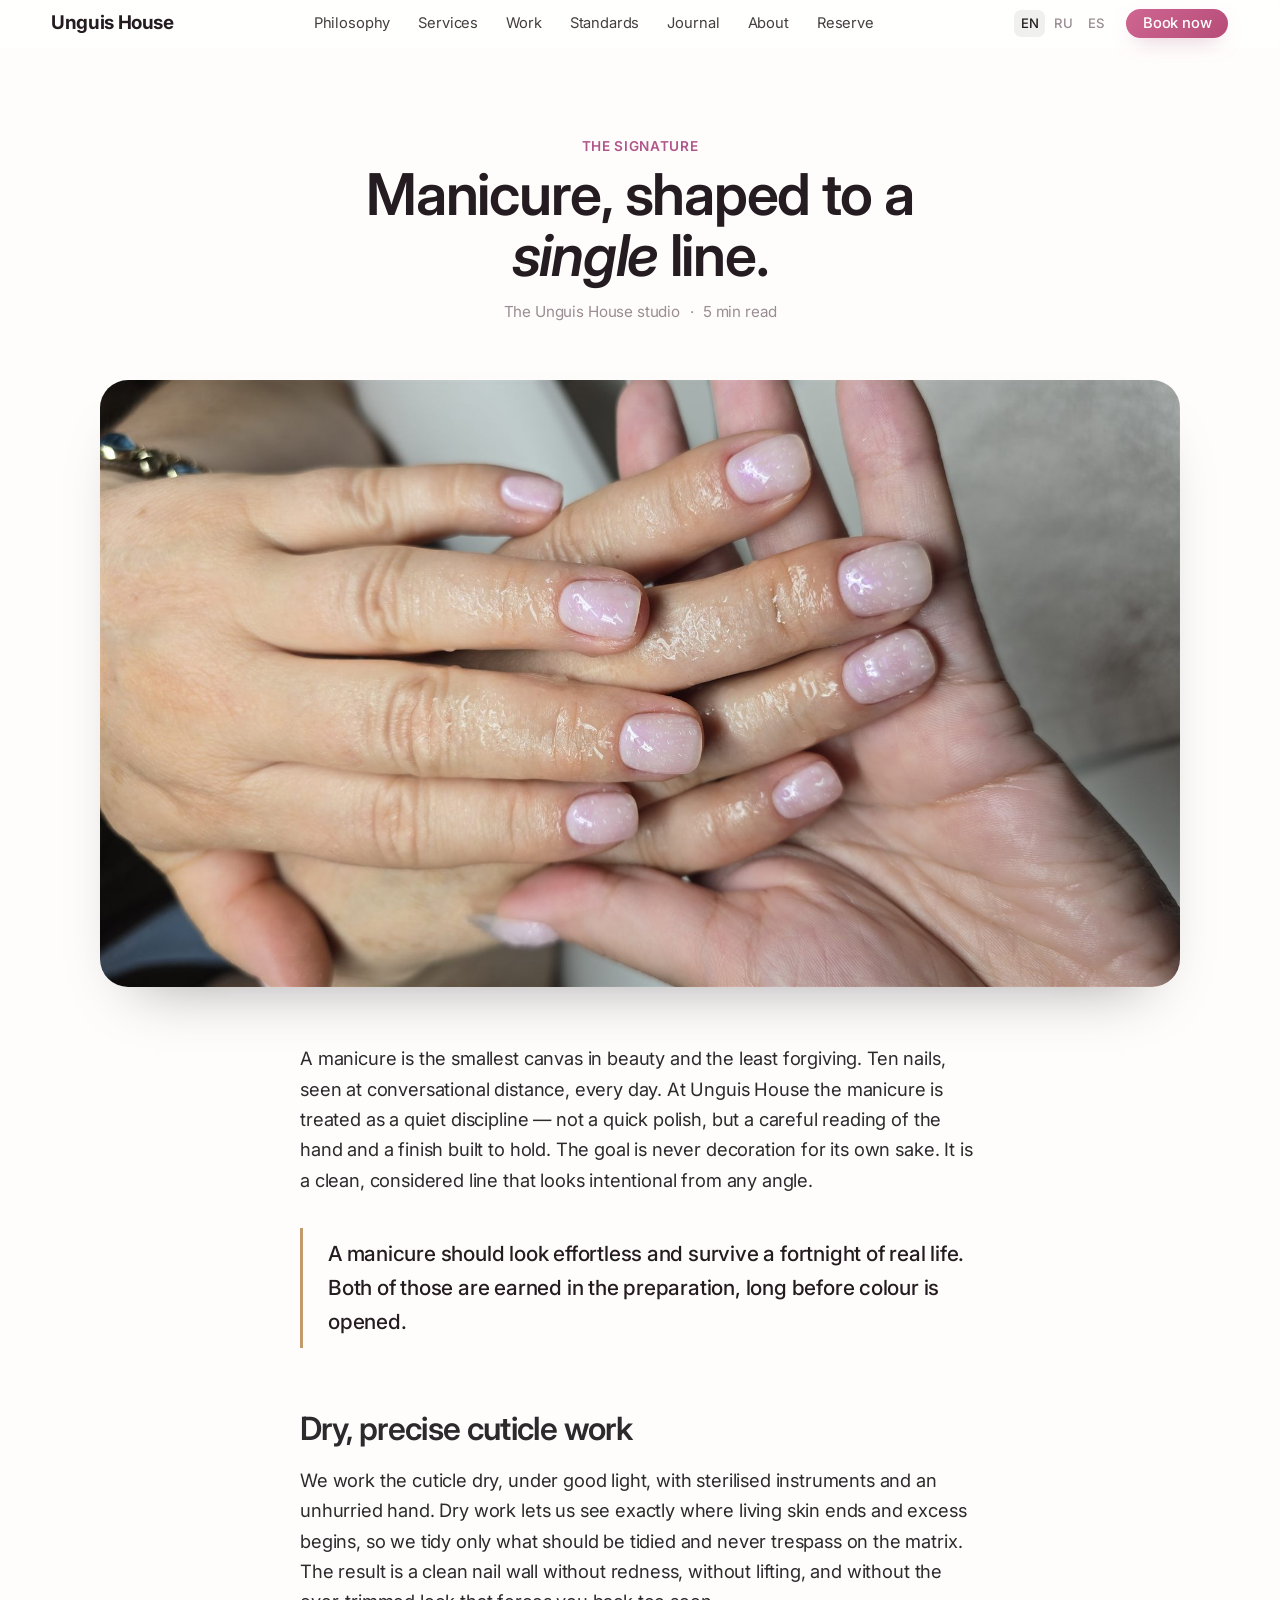
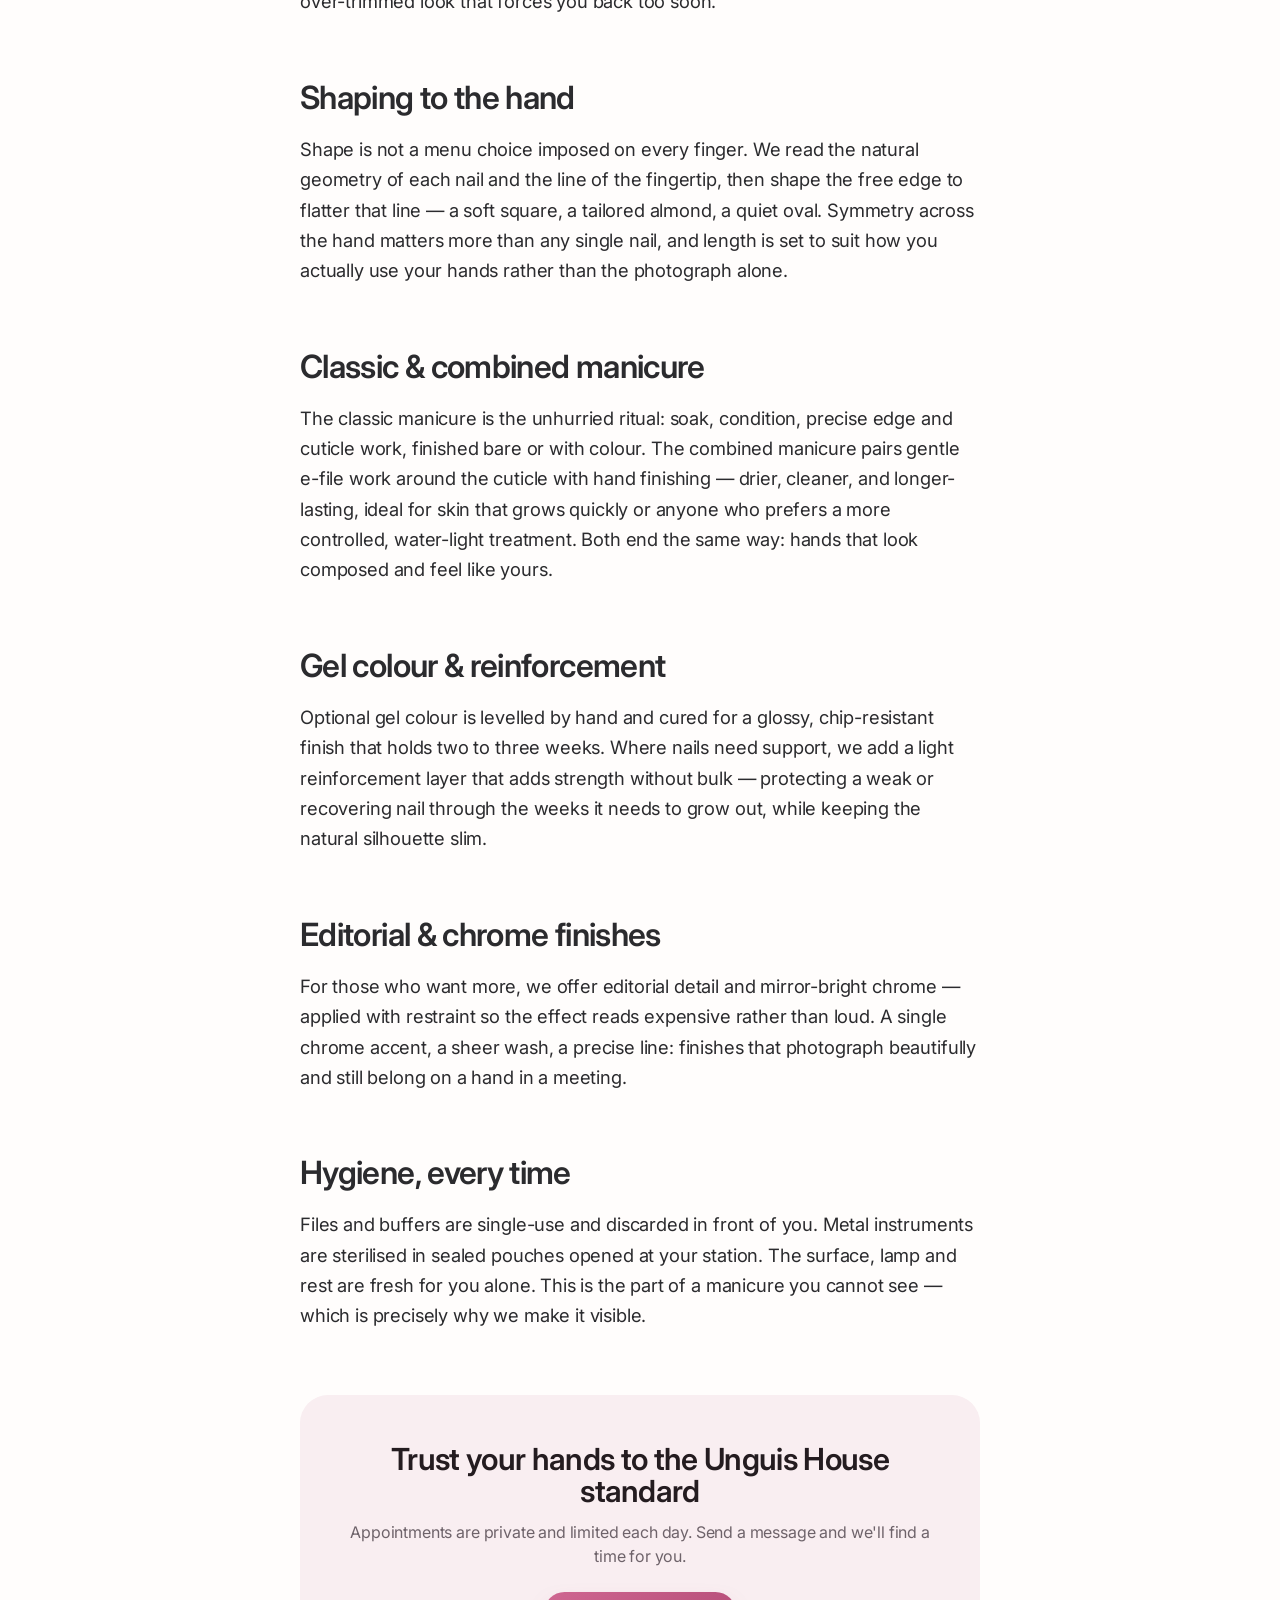
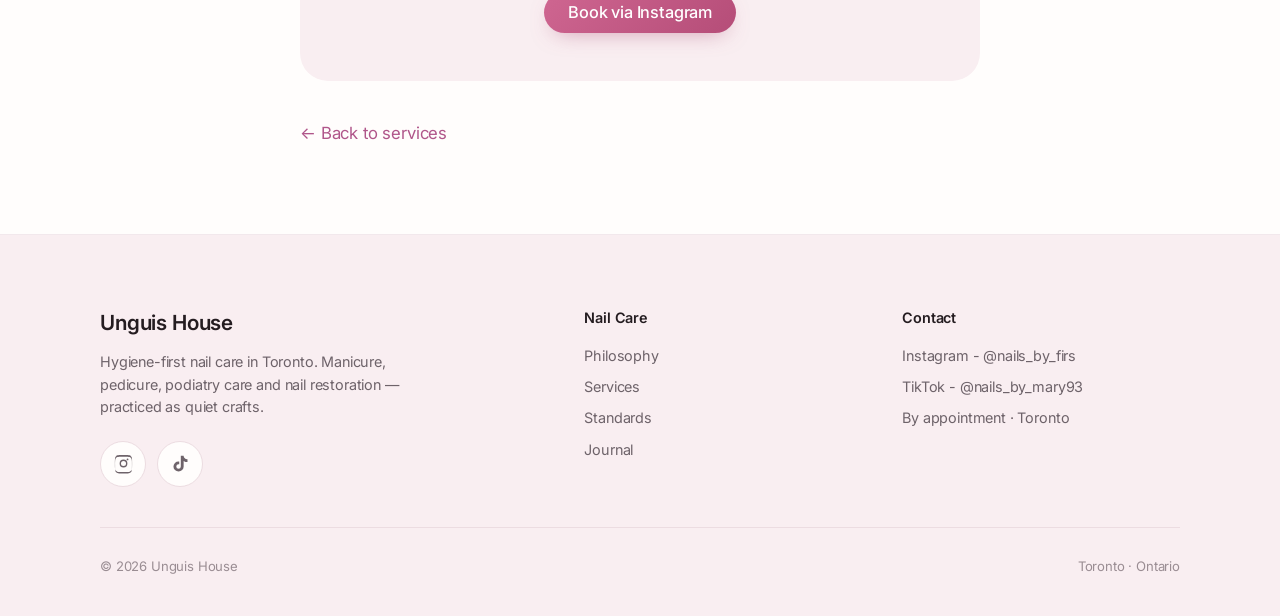
<file: services/manicure.html>
<!DOCTYPE html>
<html lang="en">
<head>
<meta charset="UTF-8">
<meta name="viewport" content="width=device-width, initial-scale=1.0">
<title>Manicure — signature hand & nail care · Unguis House</title>
<meta name="description" content="The Unguis House manicure: classic and combined manicure, gel colour and reinforcement, and editorial chrome finishes — precise, hygiene-first hand care in Toronto.">
<link rel="canonical" href="https://unguishouse.com/services/manicure.html">
<meta property="og:type" content="article">
<meta property="og:title" content="Manicure — Unguis House">
<meta property="og:description" content="Signature hand and nail care, shaped to a single clean line.">
<meta property="og:image" content="https://unguishouse.com/assets/img/real/work-01.jpg">
<meta name="theme-color" content="#ffffff">
<link rel="icon" href="data:image/svg+xml,%3Csvg xmlns='http://www.w3.org/2000/svg' viewBox='0 0 32 32'%3E%3Crect width='32' height='32' rx='7' fill='%231d1d1f'/%3E%3Ctext x='16' y='22' font-family='-apple-system,Helvetica,Arial' font-size='17' font-weight='600' fill='white' text-anchor='middle'%3EU%3C/text%3E%3C/svg%3E">
<link rel="preconnect" href="https://fonts.googleapis.com">
<link rel="preconnect" href="https://fonts.gstatic.com" crossorigin>
<link href="https://fonts.googleapis.com/css2?family=Inter:wght@300;400;500;600;700&display=swap" rel="stylesheet">
<link rel="stylesheet" href="../assets/styles.css">
</head>
<body id="top">

<nav class="nav" id="nav">
  <div class="nav-inner">
    <a class="logo" href="../index.html"><b>Unguis House</b></a>
    <div class="nav-links">
      <a href="../index.html#philosophy" data-i18n="nav.philosophy">Philosophy</a>
      <a href="../index.html#services" data-i18n="nav.services">Services</a>
      <a href="../gallery.html" data-i18n="nav.work">Work</a>
      <a href="../index.html#standards" data-i18n="nav.standards">Standards</a>
      <a href="../journal/index.html" data-i18n="nav.journal">Journal</a>
      <a href="../about.html" data-i18n="nav.about">About</a>
      <a href="../index.html#reserve" data-i18n="nav.reserve">Reserve</a>
    </div>
    <div class="nav-right">
      <div class="lang" role="group" aria-label="Language">
        <button data-lang="en" class="on" aria-label="English">EN</button>
        <button data-lang="ru" aria-label="Russian">RU</button>
        <button data-lang="es" aria-label="Espanol">ES</button>
      </div>
      <a class="btn btn-blue btn-sm" href="https://www.instagram.com/nails_by_firs" target="_blank" rel="noopener"><span data-i18n="nav.book">Book now</span></a>
      <button class="nav-burger" id="burger" aria-label="Menu" aria-expanded="false"><span></span><span></span></button>
    </div>
  </div>
</nav>
<div class="msheet" id="msheet">
  <a href="../index.html#philosophy" data-i18n="nav.philosophy">Philosophy</a>
  <a href="../index.html#services" data-i18n="nav.services">Services</a>
  <a href="../gallery.html" data-i18n="nav.work">Work</a>
  <a href="../index.html#standards" data-i18n="nav.standards">Standards</a>
  <a href="../journal/index.html" data-i18n="nav.journal">Journal</a>
  <a href="../about.html" data-i18n="nav.about">About</a>
      <a href="../index.html#reserve" data-i18n="nav.reserve">Reserve</a>
  <div class="lang mlang" role="group" aria-label="Language" style="gap:.6rem;margin-top:1.2rem">
    <button data-lang="en" class="on">EN</button><button data-lang="ru">RU</button><button data-lang="es">ES</button>
  </div>
  <a class="btn btn-blue mbook" href="https://www.instagram.com/nails_by_firs" target="_blank" rel="noopener"><span data-i18n="nav.book">Book now</span></a>
</div>

<header class="article-hero">
  <div class="shell">
    <p class="eyebrow reveal" data-body="en">The signature</p>
    <p class="eyebrow reveal" data-body="ru" style="display:none">Фирменное</p>
    <p class="eyebrow reveal" data-body="es" style="display:none">La firma</p>
    <h1 class="reveal" data-body="en">Manicure, shaped to a <em>single</em> line.</h1>
    <h1 class="reveal" data-body="ru" style="display:none">Маникюр, выверенный до <em>одной</em> линии.</h1>
    <h1 class="reveal" data-body="es" style="display:none">Manicura, definida a una <em>sola</em> línea.</h1>
    <div class="a-meta reveal"><span data-i18n="art.author">The Unguis House studio</span> · <span>5 <span data-i18n="jr.min">min read</span></span></div>
  </div>
</header>
<div class="article-cover reveal"><img src="../assets/img/real/work-01.jpg" alt="Soft pink manicure by Unguis House"></div>

<!-- EN -->
<article class="article-body" data-body="en">
  <p>A manicure is the smallest canvas in beauty and the least forgiving. Ten nails, seen at conversational distance, every day. At Unguis House the manicure is treated as a quiet discipline — not a quick polish, but a careful reading of the hand and a finish built to hold. The goal is never decoration for its own sake. It is a clean, considered line that looks intentional from any angle.</p>
  <blockquote>A manicure should look effortless and survive a fortnight of real life. Both of those are earned in the preparation, long before colour is opened.</blockquote>

  <h2>Dry, precise cuticle work</h2>
  <p>We work the cuticle dry, under good light, with sterilised instruments and an unhurried hand. Dry work lets us see exactly where living skin ends and excess begins, so we tidy only what should be tidied and never trespass on the matrix. The result is a clean nail wall without redness, without lifting, and without the over-trimmed look that forces you back too soon.</p>

  <h2>Shaping to the hand</h2>
  <p>Shape is not a menu choice imposed on every finger. We read the natural geometry of each nail and the line of the fingertip, then shape the free edge to flatter that line — a soft square, a tailored almond, a quiet oval. Symmetry across the hand matters more than any single nail, and length is set to suit how you actually use your hands rather than the photograph alone.</p>

  <h2>Classic &amp; combined manicure</h2>
  <p>The classic manicure is the unhurried ritual: soak, condition, precise edge and cuticle work, finished bare or with colour. The combined manicure pairs gentle e-file work around the cuticle with hand finishing — drier, cleaner, and longer-lasting, ideal for skin that grows quickly or anyone who prefers a more controlled, water-light treatment. Both end the same way: hands that look composed and feel like yours.</p>

  <h2>Gel colour &amp; reinforcement</h2>
  <p>Optional gel colour is levelled by hand and cured for a glossy, chip-resistant finish that holds two to three weeks. Where nails need support, we add a light reinforcement layer that adds strength without bulk — protecting a weak or recovering nail through the weeks it needs to grow out, while keeping the natural silhouette slim.</p>

  <h2>Editorial &amp; chrome finishes</h2>
  <p>For those who want more, we offer editorial detail and mirror-bright chrome — applied with restraint so the effect reads expensive rather than loud. A single chrome accent, a sheer wash, a precise line: finishes that photograph beautifully and still belong on a hand in a meeting.</p>

  <h2>Hygiene, every time</h2>
  <p>Files and buffers are single-use and discarded in front of you. Metal instruments are sterilised in sealed pouches opened at your station. The surface, lamp and rest are fresh for you alone. This is the part of a manicure you cannot see — which is precisely why we make it visible.</p>
</article>

<!-- RU -->
<article class="article-body" data-body="ru" style="display:none">
  <p>Маникюр — самый маленький холст в бьюти и самый беспощадный. Десять ногтей, которые видны с расстояния разговора, каждый день. В Unguis House маникюр — это тихая дисциплина: не быстрая покраска, а внимательное «прочтение» руки и покрытие, рассчитанное на стойкость. Цель — никогда не украшение ради украшения, а чистая, продуманная линия, которая выглядит осмысленно под любым углом.</p>
  <blockquote>Маникюр должен выглядеть легко и пережить две недели реальной жизни. И то, и другое зарабатывается на подготовке — задолго до того, как открыт цвет.</blockquote>

  <h2>Сухая, точная работа с кутикулой</h2>
  <p>Кутикулу мы обрабатываем всухую, при хорошем свете, стерильным инструментом и неторопливой рукой. Сухая работа позволяет точно видеть, где заканчивается живая кожа и начинается лишнее, поэтому мы убираем только то, что нужно, и никогда не вторгаемся в матрикс. Результат — чистый ногтевой валик без покраснений, без отслоек и без «перерезанного» вида, который заставляет возвращаться слишком рано.</p>

  <h2>Форма под руку</h2>
  <p>Форма — это не пункт меню, навязанный каждому пальцу. Мы читаем естественную геометрию каждого ногтя и линию кончика пальца, а затем придаём свободному краю форму, которая подчёркивает эту линию: мягкий квадрат, выверенный миндаль, спокойный овал. Симметрия по всей руке важнее любого отдельного ногтя, а длина подбирается под то, как вы действительно пользуетесь руками, а не только под фотографию.</p>

  <h2>Классический и комбинированный маникюр</h2>
  <p>Классический маникюр — неспешный ритуал: размягчение, уход, точная работа с краем и кутикулой, финиш без покрытия или с цветом. Комбинированный маникюр сочетает деликатную аппаратную обработку вокруг кутикулы с ручным финишем — суше, чище и стойче; идеально для быстро растущей кожи или тех, кто предпочитает более контролируемую процедуру с минимумом воды. Финал один: руки выглядят собранно и снова ощущаются вашими.</p>

  <h2>Гель-цвет и укрепление</h2>
  <p>По желанию гель-цвет выравнивается вручную и полимеризуется в глянцевый, устойчивый к сколам финиш, который держится две-три недели. Там, где ногтям нужна опора, мы добавляем тонкий укрепляющий слой — он даёт прочность без утолщения, защищая слабый или восстанавливающийся ноготь те недели, что нужны ему, чтобы отрасти, и сохраняя тонкий природный силуэт.</p>

  <h2>Дизайн и хром</h2>
  <p>Для тех, кто хочет большего, есть дизайнерские детали и зеркальный хром — нанесённые сдержанно, чтобы эффект читался дорого, а не громко. Один хромовый акцент, полупрозрачная вуаль, точная линия: финиши, которые красиво смотрятся на фото и при этом уместны на руке во время встречи.</p>

  <h2>Гигиена — каждый раз</h2>
  <p>Пилки и бафы — одноразовые, их выбрасывают при вас. Металлические инструменты стерилизуются в запечатанных пакетах, которые вскрывают на вашем рабочем месте. Поверхность, лампа и подставка свежие и только для вас. Это та часть маникюра, которую вы не видите, — именно поэтому мы делаем её видимой.</p>
</article>

<!-- ES -->
<article class="article-body" data-body="es" style="display:none">
  <p>La manicura es el lienzo más pequeño de la belleza y el menos indulgente. Diez uñas, vistas a distancia de conversación, todos los días. En Unguis House la manicura se trata como una disciplina silenciosa: no un esmaltado rápido, sino una lectura atenta de la mano y un acabado pensado para durar. El objetivo nunca es la decoración por sí misma, sino una línea limpia y meditada que se vea intencional desde cualquier ángulo.</p>
  <blockquote>Una manicura debe parecer sin esfuerzo y sobrevivir a quince días de vida real. Ambas cosas se ganan en la preparación, mucho antes de abrir el color.</blockquote>

  <h2>Trabajo de cutícula en seco y preciso</h2>
  <p>Trabajamos la cutícula en seco, con buena luz, con instrumentos esterilizados y mano sin prisa. El trabajo en seco nos permite ver exactamente dónde termina la piel viva y empieza el exceso, así que retiramos solo lo que debe retirarse y nunca invadimos la matriz. El resultado es una pared ungueal limpia, sin rojeces, sin levantamientos y sin ese aspecto de corte excesivo que obliga a volver demasiado pronto.</p>

  <h2>Forma a la mano</h2>
  <p>La forma no es una opción de menú impuesta a cada dedo. Leemos la geometría natural de cada uña y la línea de la yema, y luego damos al borde libre una forma que favorezca esa línea: un cuadrado suave, una almendra ajustada, un óvalo sereno. La simetría a lo largo de la mano importa más que cualquier uña aislada, y el largo se ajusta a cómo usas de verdad las manos, no solo a la fotografía.</p>

  <h2>Manicura clásica y combinada</h2>
  <p>La manicura clásica es el ritual sin prisa: remojo, acondicionamiento, trabajo preciso de borde y cutícula, con acabado natural o con color. La manicura combinada une un suave trabajo de torno alrededor de la cutícula con el acabado a mano — más seco, más limpio y más duradero; ideal para piel que crece rápido o para quien prefiere un tratamiento más controlado y con poca agua. Ambas terminan igual: manos que lucen serenas y vuelven a sentirse tuyas.</p>

  <h2>Color en gel y refuerzo</h2>
  <p>El color en gel opcional se nivela a mano y se cura en un acabado brillante y resistente a las astillas que aguanta de dos a tres semanas. Donde las uñas necesitan apoyo, añadimos una capa ligera de refuerzo que da fuerza sin volumen — protegiendo una uña débil o en recuperación durante las semanas que necesita para crecer, sin perder la silueta natural y fina.</p>

  <h2>Acabados editoriales y cromo</h2>
  <p>Para quien quiere más, ofrecemos detalle editorial y cromo de espejo — aplicados con contención para que el efecto se lea caro y no estridente. Un solo acento cromado, un velo translúcido, una línea precisa: acabados que fotografían de maravilla y siguen siendo apropiados en una mano durante una reunión.</p>

  <h2>Higiene, siempre</h2>
  <p>Las limas y los pulidores son de un solo uso y se desechan frente a ti. Los instrumentos de metal se esterilizan en sobres sellados que se abren en tu puesto. La superficie, la lámpara y el reposamanos están limpios solo para ti. Es la parte de una manicura que no se ve — justo por eso la hacemos visible.</p>
</article>

<section class="article-cta reveal">
  <h3 data-i18n="art.cta.h">Trust your hands to the Unguis House standard</h3>
  <p data-i18n="art.cta.p">Appointments are private and limited each day. Send a message and we'll find a time for you.</p>
  <a class="btn btn-blue" href="https://www.instagram.com/nails_by_firs" target="_blank" rel="noopener"><span data-i18n="art.cta.btn">Book via Instagram</span></a>
</section>
<div class="article-back">
  <a class="link" href="../index.html#services" data-body="en">← Back to services</a>
  <a class="link" href="../index.html#services" data-body="ru" style="display:none">← Назад к услугам</a>
  <a class="link" href="../index.html#services" data-body="es" style="display:none">← Volver a servicios</a>
</div>

<footer class="footer" style="margin-top:clamp(3.5rem,7vw,5.5rem)">
  <div class="shell">
    <div class="foot-grid">
      <div class="foot-brand">
        <div class="fmark">Unguis House</div>
        <p data-i18n="foot.about">Hygiene-first nail care in Toronto. Manicure, pedicure, podiatry care and nail restoration — practiced as quiet crafts.</p>
        <div class="social">
          <a class="ig" href="https://www.instagram.com/nails_by_firs" target="_blank" rel="noopener" aria-label="Instagram"><svg viewBox="0 0 24 24" aria-hidden="true"><path d="M12 2.2c3.2 0 3.6.01 4.85.07 1.17.05 1.8.25 2.23.41.56.22.96.48 1.38.9.42.42.68.82.9 1.38.16.42.36 1.06.41 2.23.06 1.25.07 1.62.07 4.81s-.01 3.56-.07 4.81c-.05 1.17-.25 1.8-.41 2.23-.22.56-.48.96-.9 1.38-.42.42-.82.68-1.38.9-.42.16-1.06.36-2.23.41-1.25.06-1.62.07-4.85.07s-3.6-.01-4.85-.07c-1.17-.05-1.8-.25-2.23-.41a3.7 3.7 0 0 1-1.38-.9 3.7 3.7 0 0 1-.9-1.38c-.16-.42-.36-1.06-.41-2.23-.06-1.25-.07-1.62-.07-4.81s.01-3.56.07-4.81c.05-1.17.25-1.8.41-2.23.22-.56.48-.96.9-1.38.42-.42.82-.68 1.38-.9.42-.16 1.06-.36 2.23-.41C8.4 2.21 8.78 2.2 12 2.2Zm0 1.98c-3.15 0-3.52.01-4.76.07-1.15.05-1.77.24-2.18.4-.55.22-.94.47-1.35.88-.41.41-.66.8-.88 1.35-.16.41-.35 1.03-.4 2.18-.06 1.24-.07 1.61-.07 4.76s.01 3.52.07 4.76c.05 1.15.24 1.77.4 2.18.22.55.47.94.88 1.35.41.41.8.66 1.35.88.41.16 1.03.35 2.18.4 1.24.06 1.61.07 4.76.07s3.52-.01 4.76-.07c1.15-.05 1.77-.24 2.18-.4.55-.22.94-.47 1.35-.88.41-.41.66-.8.88-1.35.16-.41.35-1.03.4-2.18.06-1.24.07-1.61.07-4.76s-.01-3.52-.07-4.76c-.05-1.15-.24-1.77-.4-2.18a3.6 3.6 0 0 0-.88-1.35 3.6 3.6 0 0 0-1.35-.88c-.41-.16-1.03-.35-2.18-.4-1.24-.06-1.61-.07-4.76-.07Zm0 3.37a4.45 4.45 0 1 1 0 8.9 4.45 4.45 0 0 1 0-8.9Zm0 7.34a2.89 2.89 0 1 0 0-5.78 2.89 2.89 0 0 0 0 5.78Zm5.66-7.58a1.04 1.04 0 1 1-2.08 0 1.04 1.04 0 0 1 2.08 0Z"/></svg></a>
          <a class="tt" href="https://www.tiktok.com/@nails_by_mary93" target="_blank" rel="noopener" aria-label="TikTok"><svg viewBox="0 0 24 24" aria-hidden="true"><path d="M16.6 5.82A4.28 4.28 0 0 1 15.56 3h-3.2v12.43a2.59 2.59 0 1 1-2.59-2.59c.27 0 .53.04.78.12v-3.3a5.9 5.9 0 0 0-.78-.05 5.82 5.82 0 1 0 5.82 5.82V9.01a7.5 7.5 0 0 0 4.4 1.41V7.21a4.28 4.28 0 0 1-3.39-1.39Z"/></svg></a>
        </div>
      </div>
      <div>
        <h5 data-i18n="foot.atelier">Nail Care</h5>
        <ul>
          <li><a href="../index.html#philosophy" data-i18n="foot.l1">Philosophy</a></li>
          <li><a href="../index.html#services" data-i18n="foot.l2">Services</a></li>
          <li><a href="../index.html#standards" data-i18n="foot.l3">Standards</a></li>
          <li><a href="../journal/index.html" data-i18n="foot.l4">Journal</a></li>
        </ul>
      </div>
      <div>
        <h5 data-i18n="foot.contact">Contact</h5>
        <ul>
          <li><a href="https://www.instagram.com/nails_by_firs" target="_blank" rel="noopener">Instagram - @nails_by_firs</a></li>
          <li><a href="https://www.tiktok.com/@nails_by_mary93" target="_blank" rel="noopener">TikTok - @nails_by_mary93</a></li>
          <li><a href="https://www.instagram.com/nails_by_firs" target="_blank" rel="noopener">By appointment · Toronto</a></li>
        </ul>
      </div>
    </div>
    <div class="foot-base">
      <span>&copy; 2026 Unguis House</span>
      <span>Toronto &middot; Ontario</span>
    </div>
  </div>
</footer>

<script src="../assets/app.js"></script>
</body>
</html>
</file>
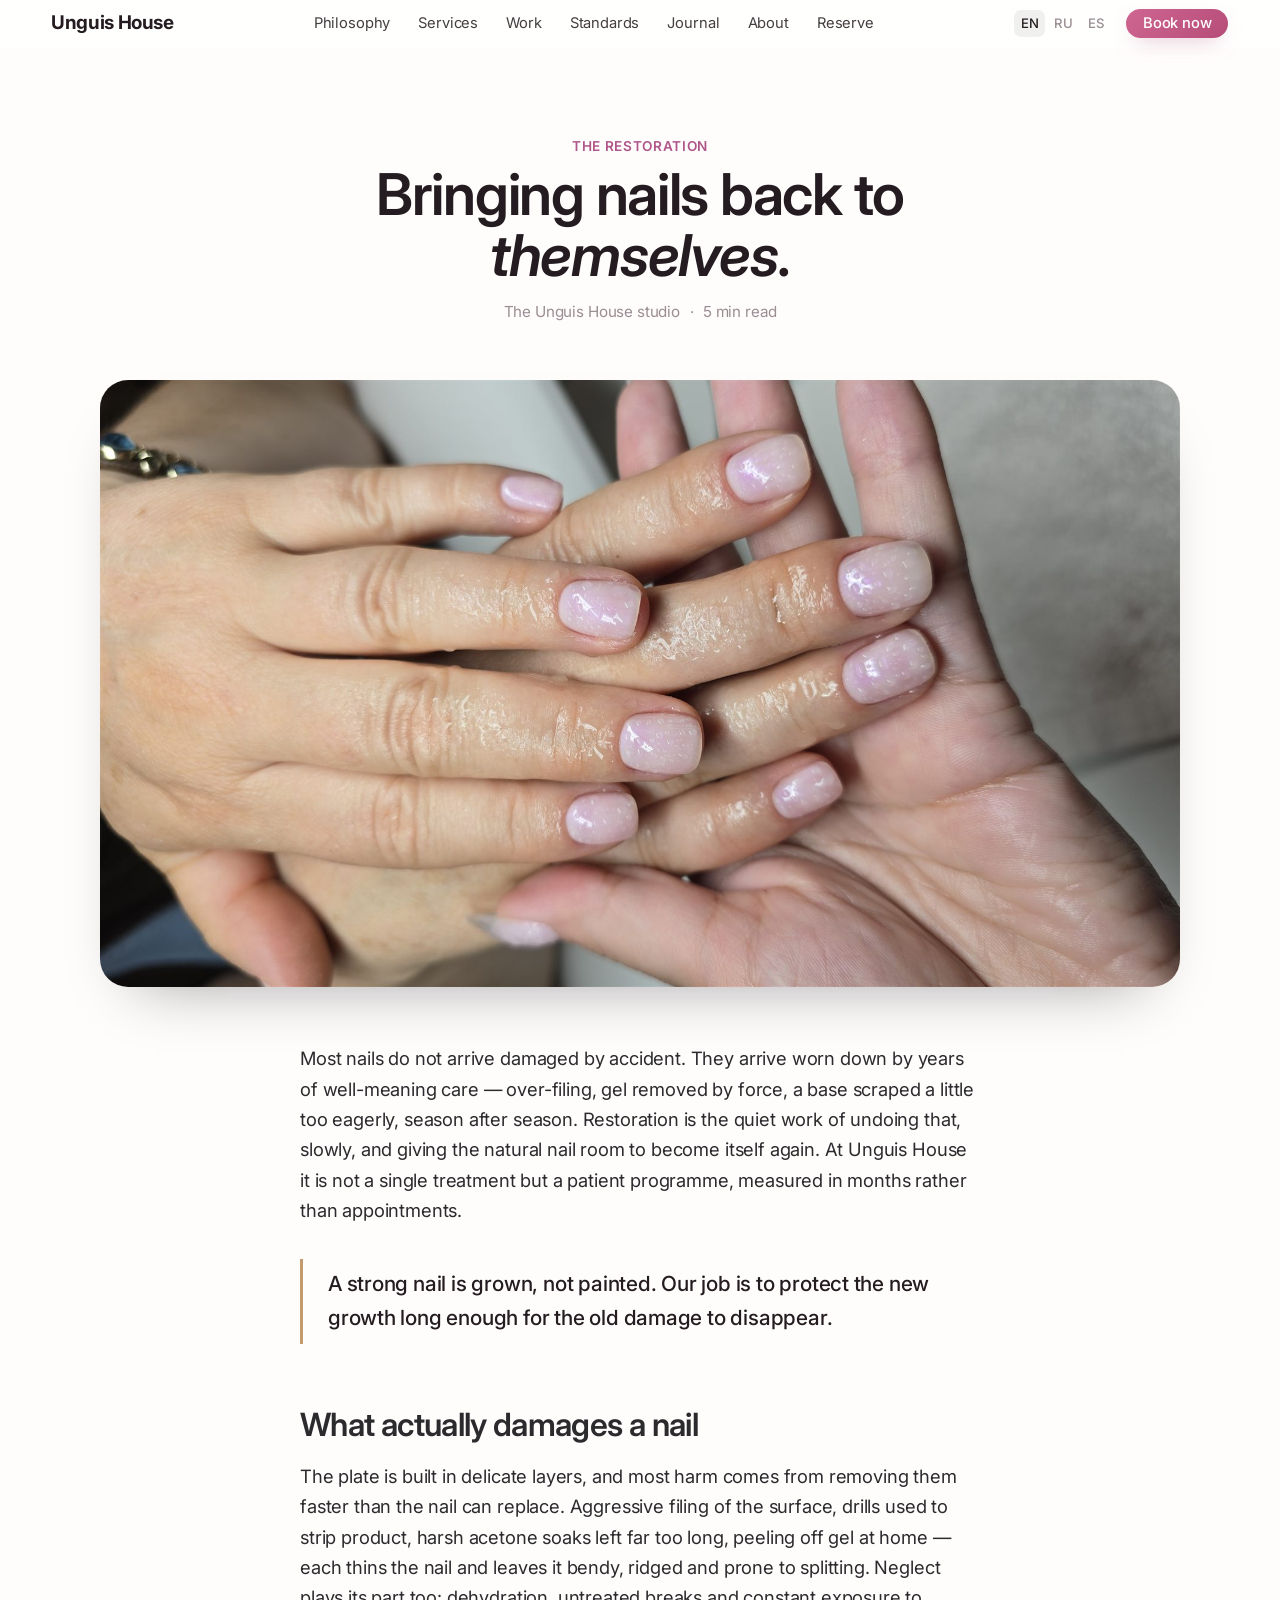
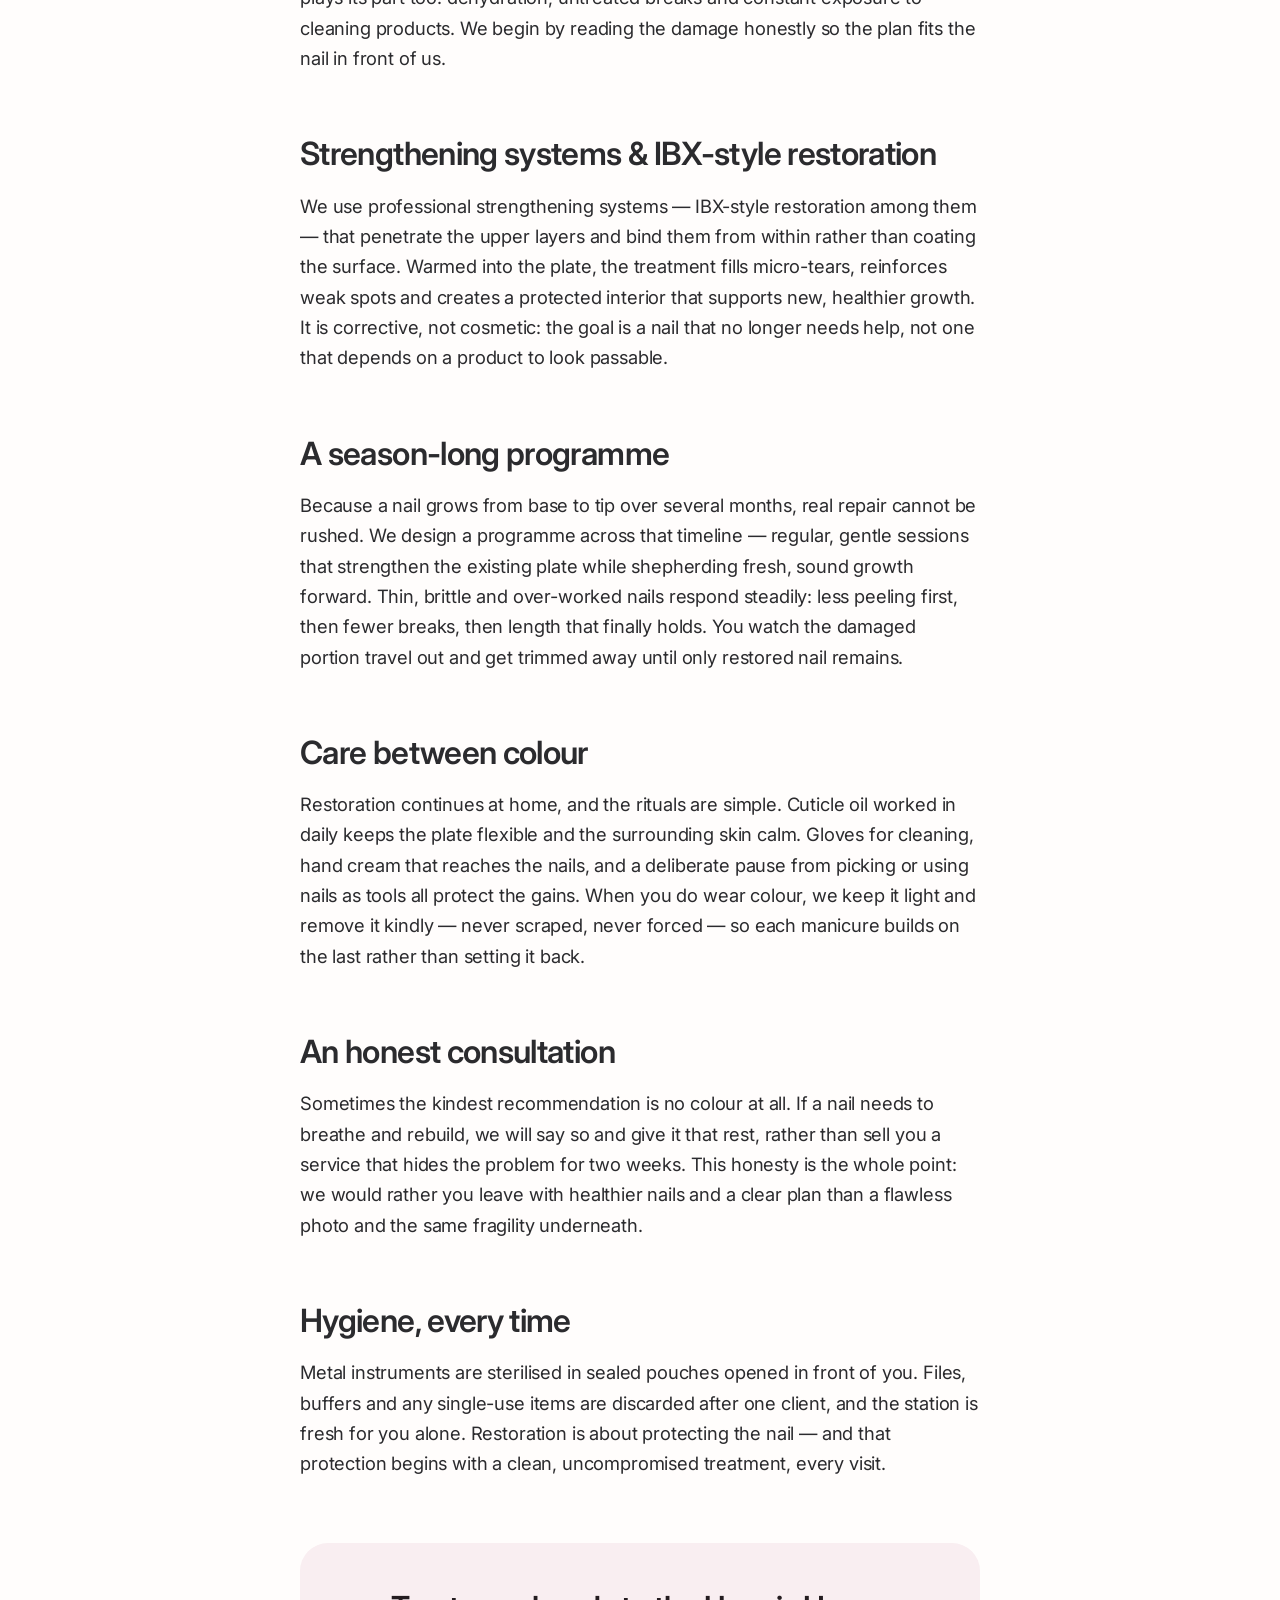
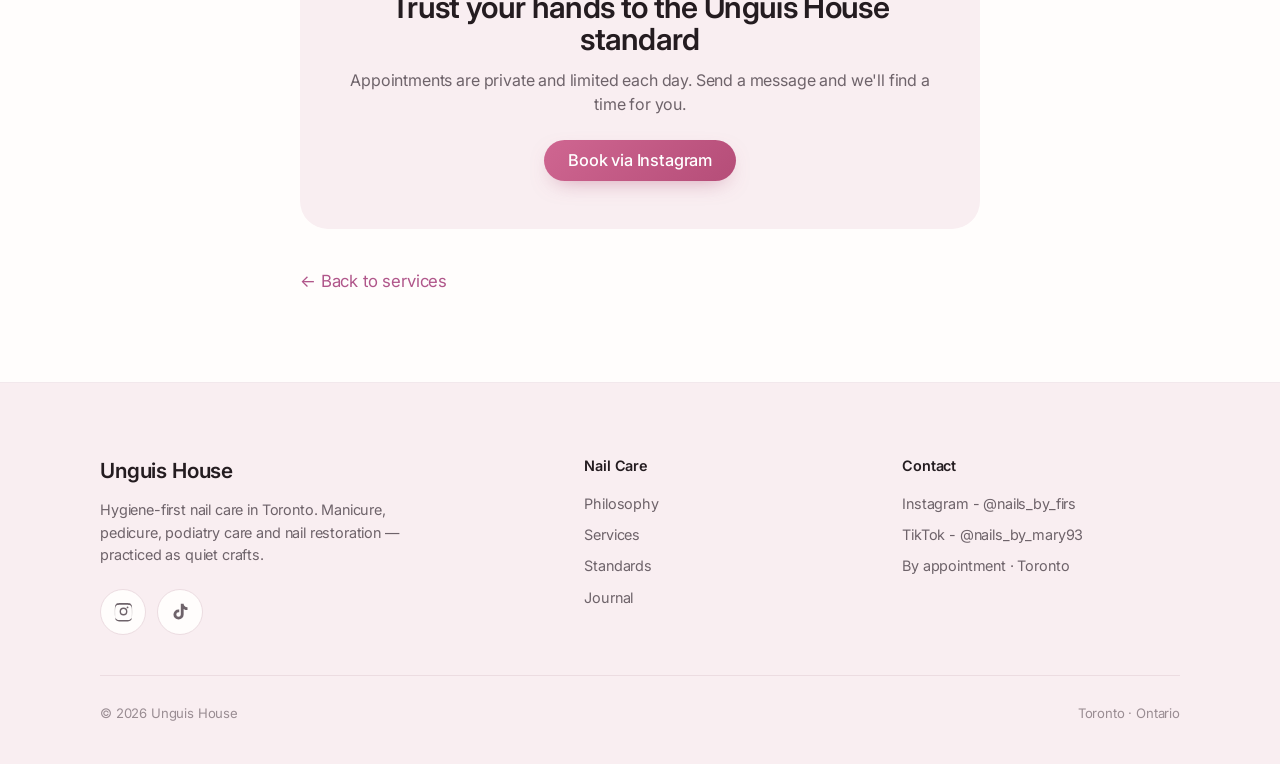
<file: services/nail-restoration.html>
<!DOCTYPE html>
<html lang="en">
<head>
<meta charset="UTF-8">
<meta name="viewport" content="width=device-width, initial-scale=1.0">
<title>Nail restoration — rebuilding natural nail health · Unguis House</title>
<meta name="description" content="Unguis House nail restoration: strengthening programmes, IBX-style restoration, natural nail rebuilding and care between colour for thin, brittle or over-worked nails in Toronto.">
<link rel="canonical" href="https://unguishouse.com/services/nail-restoration.html">
<meta property="og:type" content="article">
<meta property="og:title" content="Nail restoration — Unguis House">
<meta property="og:description" content="Rebuilding natural nail health, patiently and honestly.">
<meta property="og:image" content="https://unguishouse.com/assets/img/real/work-01.jpg">
<meta name="theme-color" content="#ffffff">
<link rel="icon" href="data:image/svg+xml,%3Csvg xmlns='http://www.w3.org/2000/svg' viewBox='0 0 32 32'%3E%3Crect width='32' height='32' rx='7' fill='%231d1d1f'/%3E%3Ctext x='16' y='22' font-family='-apple-system,Helvetica,Arial' font-size='17' font-weight='600' fill='white' text-anchor='middle'%3EU%3C/text%3E%3C/svg%3E">
<link rel="preconnect" href="https://fonts.googleapis.com">
<link rel="preconnect" href="https://fonts.gstatic.com" crossorigin>
<link href="https://fonts.googleapis.com/css2?family=Inter:wght@300;400;500;600;700&display=swap" rel="stylesheet">
<link rel="stylesheet" href="../assets/styles.css">
</head>
<body id="top">

<nav class="nav" id="nav">
  <div class="nav-inner">
    <a class="logo" href="../index.html"><b>Unguis House</b></a>
    <div class="nav-links">
      <a href="../index.html#philosophy" data-i18n="nav.philosophy">Philosophy</a>
      <a href="../index.html#services" data-i18n="nav.services">Services</a>
      <a href="../gallery.html" data-i18n="nav.work">Work</a>
      <a href="../index.html#standards" data-i18n="nav.standards">Standards</a>
      <a href="../journal/index.html" data-i18n="nav.journal">Journal</a>
      <a href="../about.html" data-i18n="nav.about">About</a>
      <a href="../index.html#reserve" data-i18n="nav.reserve">Reserve</a>
    </div>
    <div class="nav-right">
      <div class="lang" role="group" aria-label="Language">
        <button data-lang="en" class="on" aria-label="English">EN</button>
        <button data-lang="ru" aria-label="Russian">RU</button>
        <button data-lang="es" aria-label="Espanol">ES</button>
      </div>
      <a class="btn btn-blue btn-sm" href="https://www.instagram.com/nails_by_firs" target="_blank" rel="noopener"><span data-i18n="nav.book">Book now</span></a>
      <button class="nav-burger" id="burger" aria-label="Menu" aria-expanded="false"><span></span><span></span></button>
    </div>
  </div>
</nav>
<div class="msheet" id="msheet">
  <a href="../index.html#philosophy" data-i18n="nav.philosophy">Philosophy</a>
  <a href="../index.html#services" data-i18n="nav.services">Services</a>
  <a href="../gallery.html" data-i18n="nav.work">Work</a>
  <a href="../index.html#standards" data-i18n="nav.standards">Standards</a>
  <a href="../journal/index.html" data-i18n="nav.journal">Journal</a>
  <a href="../about.html" data-i18n="nav.about">About</a>
      <a href="../index.html#reserve" data-i18n="nav.reserve">Reserve</a>
  <div class="lang mlang" role="group" aria-label="Language" style="gap:.6rem;margin-top:1.2rem">
    <button data-lang="en" class="on">EN</button><button data-lang="ru">RU</button><button data-lang="es">ES</button>
  </div>
  <a class="btn btn-blue mbook" href="https://www.instagram.com/nails_by_firs" target="_blank" rel="noopener"><span data-i18n="nav.book">Book now</span></a>
</div>

<header class="article-hero">
  <div class="shell">
    <p class="eyebrow reveal" data-body="en">The restoration</p>
    <p class="eyebrow reveal" data-body="ru" style="display:none">Восстановление</p>
    <p class="eyebrow reveal" data-body="es" style="display:none">La restauración</p>
    <h1 class="reveal" data-body="en">Bringing nails back to <em>themselves</em>.</h1>
    <h1 class="reveal" data-body="ru" style="display:none">Возвращаем ногтям <em>самих себя</em>.</h1>
    <h1 class="reveal" data-body="es" style="display:none">Devolver las uñas a <em>sí mismas</em>.</h1>
    <div class="a-meta reveal"><span data-i18n="art.author">The Unguis House studio</span> · <span>5 <span data-i18n="jr.min">min read</span></span></div>
  </div>
</header>
<div class="article-cover reveal"><img src="../assets/img/real/work-01.jpg" alt="Natural nail restoration at Unguis House"></div>

<!-- EN -->
<article class="article-body" data-body="en">
  <p>Most nails do not arrive damaged by accident. They arrive worn down by years of well-meaning care — over-filing, gel removed by force, a base scraped a little too eagerly, season after season. Restoration is the quiet work of undoing that, slowly, and giving the natural nail room to become itself again. At Unguis House it is not a single treatment but a patient programme, measured in months rather than appointments.</p>
  <blockquote>A strong nail is grown, not painted. Our job is to protect the new growth long enough for the old damage to disappear.</blockquote>

  <h2>What actually damages a nail</h2>
  <p>The plate is built in delicate layers, and most harm comes from removing them faster than the nail can replace. Aggressive filing of the surface, drills used to strip product, harsh acetone soaks left far too long, peeling off gel at home — each thins the nail and leaves it bendy, ridged and prone to splitting. Neglect plays its part too: dehydration, untreated breaks and constant exposure to cleaning products. We begin by reading the damage honestly so the plan fits the nail in front of us.</p>

  <h2>Strengthening systems &amp; IBX-style restoration</h2>
  <p>We use professional strengthening systems — IBX-style restoration among them — that penetrate the upper layers and bind them from within rather than coating the surface. Warmed into the plate, the treatment fills micro-tears, reinforces weak spots and creates a protected interior that supports new, healthier growth. It is corrective, not cosmetic: the goal is a nail that no longer needs help, not one that depends on a product to look passable.</p>

  <h2>A season-long programme</h2>
  <p>Because a nail grows from base to tip over several months, real repair cannot be rushed. We design a programme across that timeline — regular, gentle sessions that strengthen the existing plate while shepherding fresh, sound growth forward. Thin, brittle and over-worked nails respond steadily: less peeling first, then fewer breaks, then length that finally holds. You watch the damaged portion travel out and get trimmed away until only restored nail remains.</p>

  <h2>Care between colour</h2>
  <p>Restoration continues at home, and the rituals are simple. Cuticle oil worked in daily keeps the plate flexible and the surrounding skin calm. Gloves for cleaning, hand cream that reaches the nails, and a deliberate pause from picking or using nails as tools all protect the gains. When you do wear colour, we keep it light and remove it kindly — never scraped, never forced — so each manicure builds on the last rather than setting it back.</p>

  <h2>An honest consultation</h2>
  <p>Sometimes the kindest recommendation is no colour at all. If a nail needs to breathe and rebuild, we will say so and give it that rest, rather than sell you a service that hides the problem for two weeks. This honesty is the whole point: we would rather you leave with healthier nails and a clear plan than a flawless photo and the same fragility underneath.</p>

  <h2>Hygiene, every time</h2>
  <p>Metal instruments are sterilised in sealed pouches opened in front of you. Files, buffers and any single-use items are discarded after one client, and the station is fresh for you alone. Restoration is about protecting the nail — and that protection begins with a clean, uncompromised treatment, every visit.</p>
</article>

<!-- RU -->
<article class="article-body" data-body="ru" style="display:none">
  <p>Большинство ногтей повреждаются не случайно. Они изнашиваются годами благих намерений — чрезмерной шлифовкой, гелем, снятым силой, основой, спиленной чуть усерднее нужного, сезон за сезоном. Восстановление — это тихая работа по обращению процесса вспять, медленная, дающая натуральному ногтю пространство снова стать собой. В Unguis House это не одна процедура, а терпеливая программа, измеряемая месяцами, а не визитами.</p>
  <blockquote>Крепкий ноготь выращивают, а не закрашивают. Наша задача — защищать новый рост достаточно долго, чтобы старое повреждение ушло.</blockquote>

  <h2>Что на самом деле портит ноготь</h2>
  <p>Пластина состоит из тонких слоёв, и большая часть вреда — это снятие их быстрее, чем ноготь успевает восстановиться. Агрессивная шлифовка поверхности, спиливание покрытия фрезой, слишком долгие ванночки в жёстком ацетоне, отковыривание геля дома — всё это истончает ноготь, делает его гибким, ребристым и склонным к расслоению. Свою роль играет и небрежность: обезвоживание, незалеченные трещины, постоянный контакт с бытовой химией. Мы начинаем с честной оценки повреждения, чтобы план подошёл именно этому ногтю.</p>

  <h2>Системы укрепления и восстановление в стиле IBX</h2>
  <p>Мы используем профессиональные системы укрепления — в том числе восстановление в стиле IBX, — которые проникают в верхние слои и связывают их изнутри, а не покрывают поверхность. Прогретое в пластину средство заполняет микротрещины, укрепляет слабые участки и создаёт защищённую внутреннюю структуру, поддерживающую новый, более здоровый рост. Это коррекция, а не косметика: цель — ноготь, которому больше не нужна помощь, а не тот, что лишь сносно выглядит благодаря покрытию.</p>

  <h2>Программа на целый сезон</h2>
  <p>Поскольку ноготь растёт от основания к краю несколько месяцев, настоящее восстановление нельзя торопить. Мы выстраиваем программу на этот срок — регулярные мягкие сеансы, которые укрепляют существующую пластину и одновременно ведут вперёд свежий, здоровый рост. Тонкие, ломкие и перегруженные ногти отвечают постепенно: сначала меньше расслоения, затем меньше трещин, а потом — длина, которая наконец держится. Вы видите, как повреждённая часть выходит к краю и состригается, пока не остаётся только восстановленный ноготь.</p>

  <h2>Уход между покрытиями</h2>
  <p>Восстановление продолжается дома, и ритуалы просты. Ежедневно втираемое масло для кутикулы сохраняет пластину эластичной, а окружающую кожу — спокойной. Перчатки для уборки, крем для рук, доходящий до ногтей, и осознанная пауза в привычке ковырять и использовать ногти как инструмент — всё это бережёт результат. Когда вы носите цвет, мы делаем покрытие лёгким и снимаем его бережно — никогда не соскабливая и не отдирая, — чтобы каждый маникюр продолжал предыдущий, а не отбрасывал назад.</p>

  <h2>Честная консультация</h2>
  <p>Иногда самый добрый совет — вообще без цвета. Если ногтю нужно подышать и восстановиться, мы так и скажем и дадим ему этот отдых, а не продадим услугу, которая прячет проблему на две недели. В этой честности и весь смысл: нам важнее, чтобы вы ушли со здоровыми ногтями и ясным планом, чем с безупречным фото и той же хрупкостью под ним.</p>

  <h2>Гигиена — каждый раз</h2>
  <p>Металлические инструменты стерилизуются в запечатанных пакетах, которые вскрывают при вас. Пилки, бафы и любые одноразовые материалы выбрасываются после одного клиента, а рабочее место свежее и только для вас. Восстановление — это защита ногтя, а защита начинается с чистой, бескомпромиссной процедуры при каждом визите.</p>
</article>

<!-- ES -->
<article class="article-body" data-body="es" style="display:none">
  <p>La mayoría de las uñas no llegan dañadas por accidente. Llegan desgastadas por años de cuidado bienintencionado — limado excesivo, gel retirado a la fuerza, una base raspada con demasiado entusiasmo, temporada tras temporada. La restauración es el trabajo silencioso de revertir eso, despacio, y dar a la uña natural el espacio para volver a ser ella misma. En Unguis House no es un solo tratamiento sino un programa paciente, medido en meses y no en citas.</p>
  <blockquote>Una uña fuerte se cultiva, no se pinta. Nuestro trabajo es proteger el crecimiento nuevo el tiempo suficiente para que el daño viejo desaparezca.</blockquote>

  <h2>Qué daña realmente una uña</h2>
  <p>La lámina se forma en capas delicadas, y casi todo el daño viene de retirarlas más rápido de lo que la uña las repone. El limado agresivo de la superficie, el torno para arrancar el producto, los remojos prolongados en acetona dura, despegar el gel en casa — cada gesto adelgaza la uña y la deja flexible, estriada y propensa a abrirse. El descuido también influye: deshidratación, roturas sin tratar y contacto constante con productos de limpieza. Empezamos leyendo el daño con honestidad para que el plan se ajuste a la uña que tenemos delante.</p>

  <h2>Sistemas de fortalecimiento y restauración tipo IBX</h2>
  <p>Usamos sistemas profesionales de fortalecimiento — restauración tipo IBX entre ellos — que penetran las capas superiores y las unen desde dentro en lugar de recubrir la superficie. Calentado dentro de la lámina, el tratamiento rellena microfisuras, refuerza los puntos débiles y crea un interior protegido que sostiene un crecimiento nuevo y más sano. Es correctivo, no cosmético: el objetivo es una uña que ya no necesite ayuda, no una que dependa de un producto para verse aceptable.</p>

  <h2>Un programa de toda una temporada</h2>
  <p>Como la uña crece desde la base hasta la punta a lo largo de varios meses, la reparación real no se puede apresurar. Diseñamos un programa sobre ese tiempo — sesiones regulares y suaves que fortalecen la lámina existente mientras guían hacia delante un crecimiento fresco y firme. Las uñas finas, quebradizas y sobrecargadas responden de forma constante: primero menos descamación, luego menos roturas, y por fin un largo que aguanta. Verás cómo la parte dañada avanza hacia la punta y se recorta hasta que solo queda uña restaurada.</p>

  <h2>Cuidado entre colores</h2>
  <p>La restauración continúa en casa, y los rituales son sencillos. Aceite de cutícula trabajado a diario mantiene la lámina flexible y la piel de alrededor tranquila. Guantes para limpiar, crema de manos que llegue a las uñas y una pausa deliberada de morderlas o usarlas como herramienta protegen lo ganado. Cuando lleves color, lo mantenemos ligero y lo retiramos con cuidado — nunca raspado, nunca a la fuerza — para que cada manicura construya sobre la anterior en lugar de hacerla retroceder.</p>

  <h2>Una consulta honesta</h2>
  <p>A veces la recomendación más amable es no llevar color en absoluto. Si una uña necesita respirar y reconstruirse, lo diremos y le daremos ese descanso, en lugar de venderte un servicio que esconde el problema durante dos semanas. Esa honestidad es justo el punto: preferimos que te vayas con uñas más sanas y un plan claro que con una foto impecable y la misma fragilidad debajo.</p>

  <h2>Higiene, siempre</h2>
  <p>Los instrumentos de metal se esterilizan en sobres sellados que se abren frente a ti. Limas, pulidores y cualquier material de un solo uso se desechan tras un cliente, y el puesto está limpio solo para ti. La restauración trata de proteger la uña — y esa protección empieza con un tratamiento limpio e intachable, en cada visita.</p>
</article>

<section class="article-cta reveal">
  <h3 data-i18n="art.cta.h">Trust your hands to the Unguis House standard</h3>
  <p data-i18n="art.cta.p">Appointments are private and limited each day. Send a message and we'll find a time for you.</p>
  <a class="btn btn-blue" href="https://www.instagram.com/nails_by_firs" target="_blank" rel="noopener"><span data-i18n="art.cta.btn">Book via Instagram</span></a>
</section>
<div class="article-back">
  <a class="link" href="../index.html#services" data-body="en">← Back to services</a>
  <a class="link" href="../index.html#services" data-body="ru" style="display:none">← Назад к услугам</a>
  <a class="link" href="../index.html#services" data-body="es" style="display:none">← Volver a servicios</a>
</div>

<footer class="footer" style="margin-top:clamp(3.5rem,7vw,5.5rem)">
  <div class="shell">
    <div class="foot-grid">
      <div class="foot-brand">
        <div class="fmark">Unguis House</div>
        <p data-i18n="foot.about">Hygiene-first nail care in Toronto. Manicure, pedicure, podiatry care and nail restoration — practiced as quiet crafts.</p>
        <div class="social">
          <a class="ig" href="https://www.instagram.com/nails_by_firs" target="_blank" rel="noopener" aria-label="Instagram"><svg viewBox="0 0 24 24" aria-hidden="true"><path d="M12 2.2c3.2 0 3.6.01 4.85.07 1.17.05 1.8.25 2.23.41.56.22.96.48 1.38.9.42.42.68.82.9 1.38.16.42.36 1.06.41 2.23.06 1.25.07 1.62.07 4.81s-.01 3.56-.07 4.81c-.05 1.17-.25 1.8-.41 2.23-.22.56-.48.96-.9 1.38-.42.42-.82.68-1.38.9-.42.16-1.06.36-2.23.41-1.25.06-1.62.07-4.85.07s-3.6-.01-4.85-.07c-1.17-.05-1.8-.25-2.23-.41a3.7 3.7 0 0 1-1.38-.9 3.7 3.7 0 0 1-.9-1.38c-.16-.42-.36-1.06-.41-2.23-.06-1.25-.07-1.62-.07-4.81s.01-3.56.07-4.81c.05-1.17.25-1.8.41-2.23.22-.56.48-.96.9-1.38.42-.42.82-.68 1.38-.9.42-.16 1.06-.36 2.23-.41C8.4 2.21 8.78 2.2 12 2.2Zm0 1.98c-3.15 0-3.52.01-4.76.07-1.15.05-1.77.24-2.18.4-.55.22-.94.47-1.35.88-.41.41-.66.8-.88 1.35-.16.41-.35 1.03-.4 2.18-.06 1.24-.07 1.61-.07 4.76s.01 3.52.07 4.76c.05 1.15.24 1.77.4 2.18.22.55.47.94.88 1.35.41.41.8.66 1.35.88.41.16 1.03.35 2.18.4 1.24.06 1.61.07 4.76.07s3.52-.01 4.76-.07c1.15-.05 1.77-.24 2.18-.4.55-.22.94-.47 1.35-.88.41-.41.66-.8.88-1.35.16-.41.35-1.03.4-2.18.06-1.24.07-1.61.07-4.76s-.01-3.52-.07-4.76c-.05-1.15-.24-1.77-.4-2.18a3.6 3.6 0 0 0-.88-1.35 3.6 3.6 0 0 0-1.35-.88c-.41-.16-1.03-.35-2.18-.4-1.24-.06-1.61-.07-4.76-.07Zm0 3.37a4.45 4.45 0 1 1 0 8.9 4.45 4.45 0 0 1 0-8.9Zm0 7.34a2.89 2.89 0 1 0 0-5.78 2.89 2.89 0 0 0 0 5.78Zm5.66-7.58a1.04 1.04 0 1 1-2.08 0 1.04 1.04 0 0 1 2.08 0Z"/></svg></a>
          <a class="tt" href="https://www.tiktok.com/@nails_by_mary93" target="_blank" rel="noopener" aria-label="TikTok"><svg viewBox="0 0 24 24" aria-hidden="true"><path d="M16.6 5.82A4.28 4.28 0 0 1 15.56 3h-3.2v12.43a2.59 2.59 0 1 1-2.59-2.59c.27 0 .53.04.78.12v-3.3a5.9 5.9 0 0 0-.78-.05 5.82 5.82 0 1 0 5.82 5.82V9.01a7.5 7.5 0 0 0 4.4 1.41V7.21a4.28 4.28 0 0 1-3.39-1.39Z"/></svg></a>
        </div>
      </div>
      <div>
        <h5 data-i18n="foot.atelier">Nail Care</h5>
        <ul>
          <li><a href="../index.html#philosophy" data-i18n="foot.l1">Philosophy</a></li>
          <li><a href="../index.html#services" data-i18n="foot.l2">Services</a></li>
          <li><a href="../index.html#standards" data-i18n="foot.l3">Standards</a></li>
          <li><a href="../journal/index.html" data-i18n="foot.l4">Journal</a></li>
        </ul>
      </div>
      <div>
        <h5 data-i18n="foot.contact">Contact</h5>
        <ul>
          <li><a href="https://www.instagram.com/nails_by_firs" target="_blank" rel="noopener">Instagram - @nails_by_firs</a></li>
          <li><a href="https://www.tiktok.com/@nails_by_mary93" target="_blank" rel="noopener">TikTok - @nails_by_mary93</a></li>
          <li><a href="https://www.instagram.com/nails_by_firs" target="_blank" rel="noopener">By appointment · Toronto</a></li>
        </ul>
      </div>
    </div>
    <div class="foot-base">
      <span>&copy; 2026 Unguis House</span>
      <span>Toronto &middot; Ontario</span>
    </div>
  </div>
</footer>

<script src="../assets/app.js"></script>
</body>
</html>
</file>
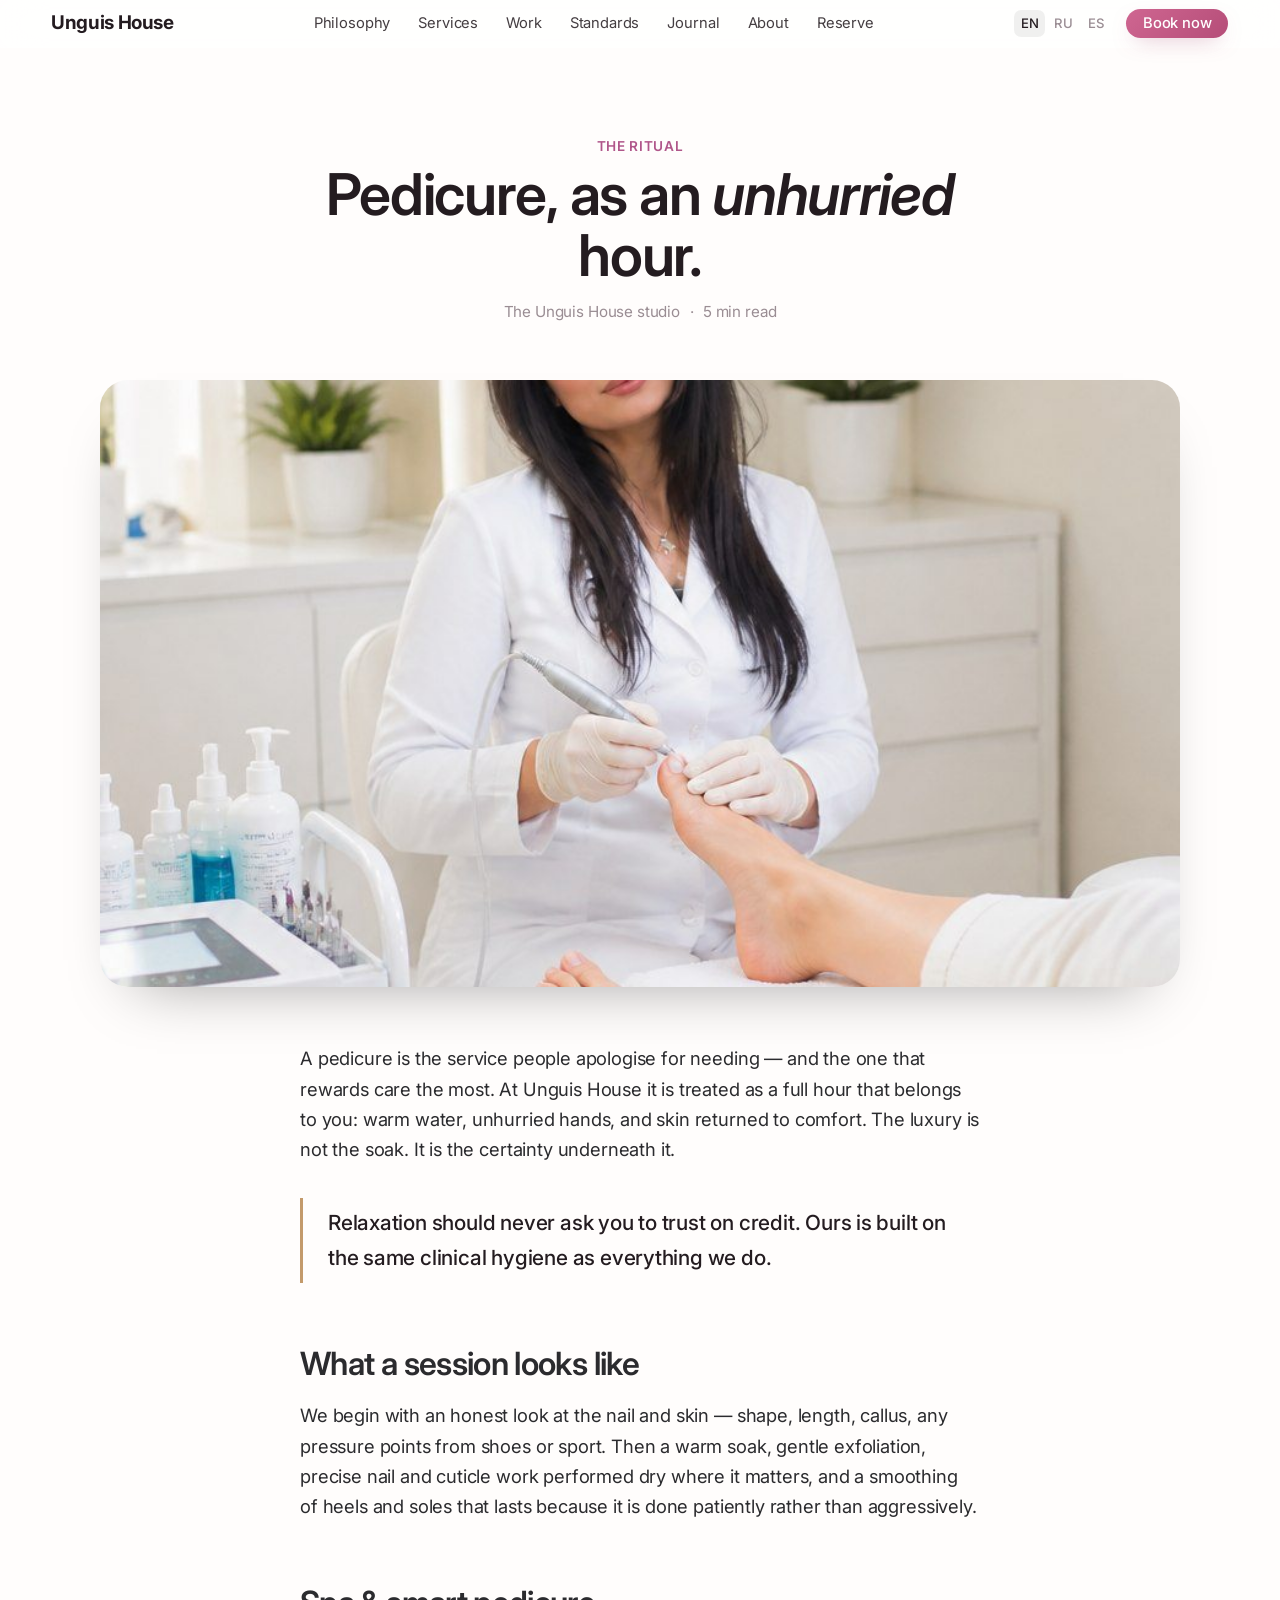
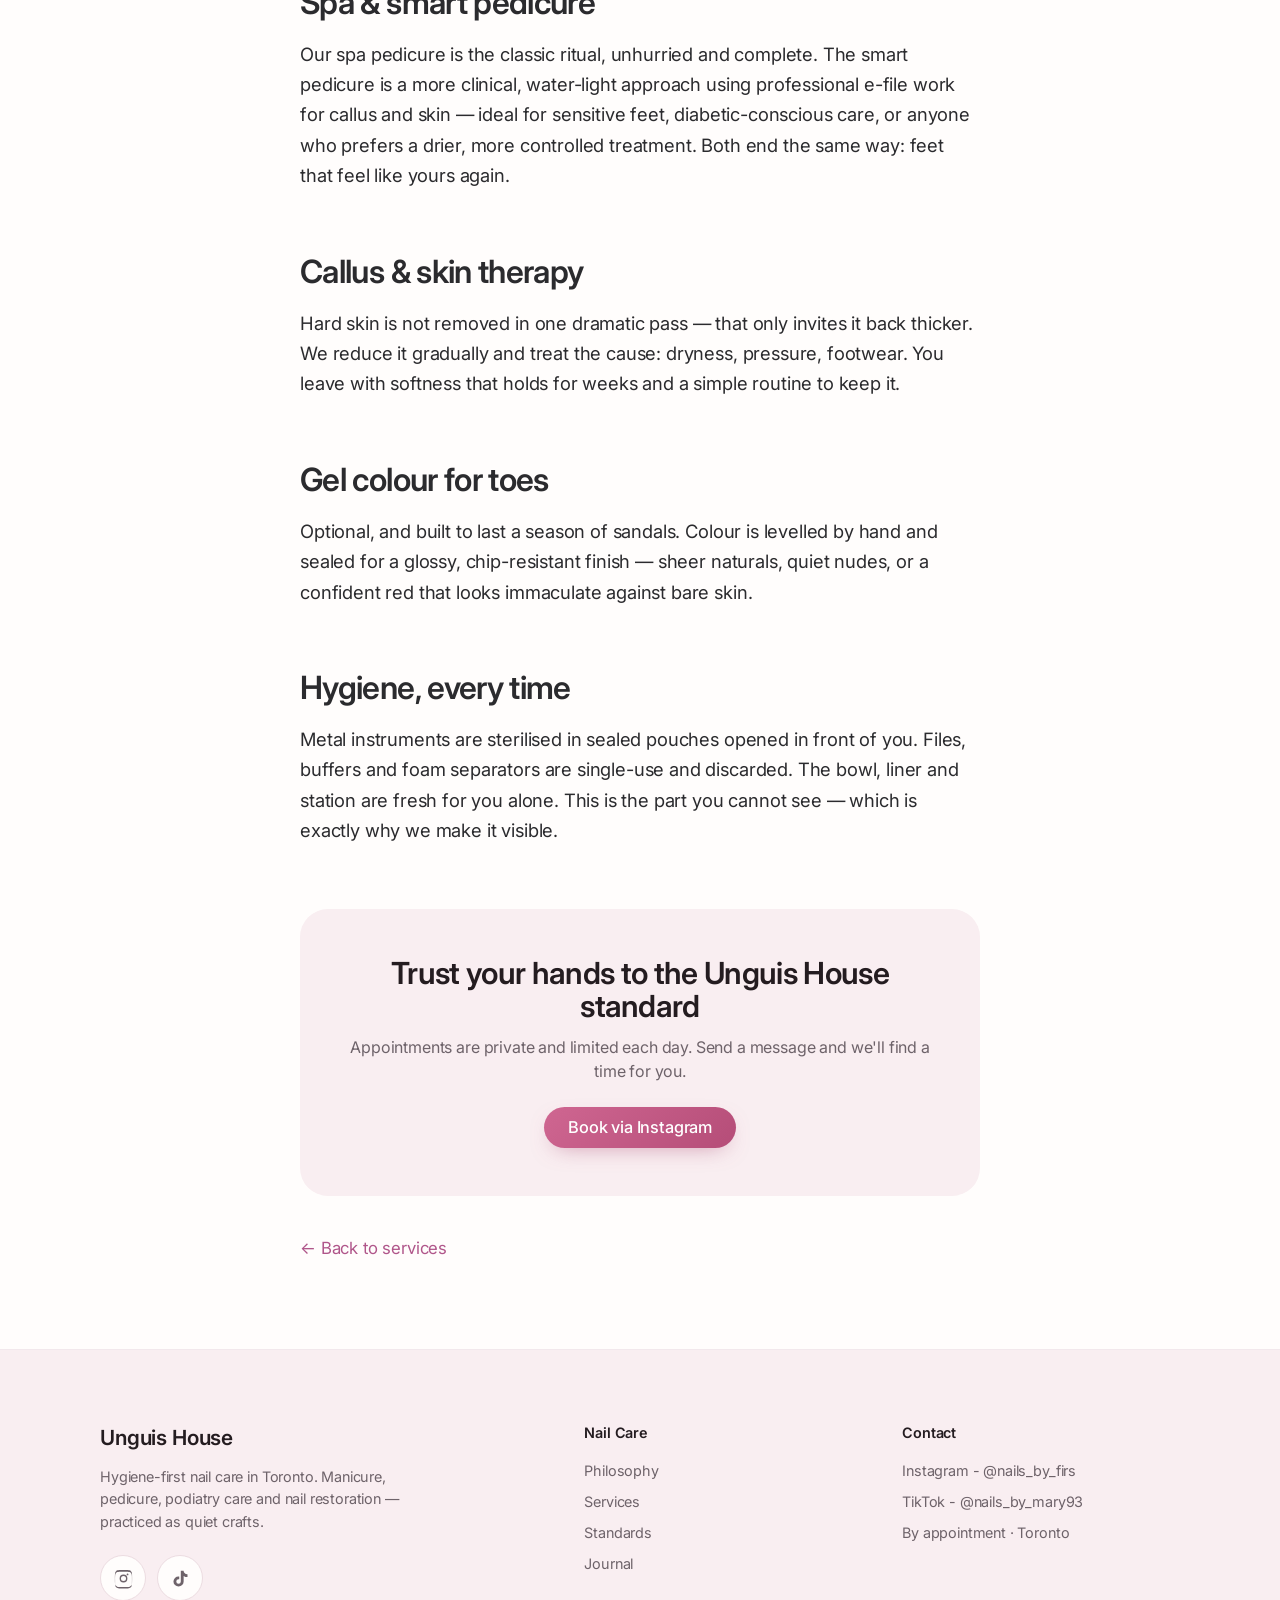
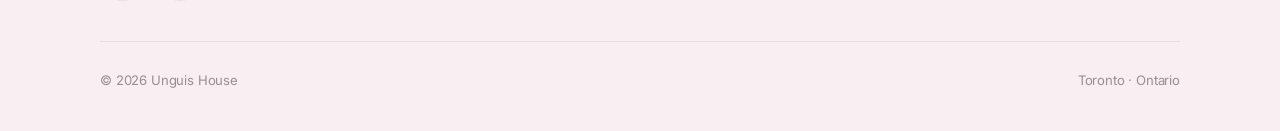
<file: services/pedicure.html>
<!DOCTYPE html>
<html lang="en">
<head>
<meta charset="UTF-8">
<meta name="viewport" content="width=device-width, initial-scale=1.0">
<title>Pedicure — spa & clinical foot care · Unguis House</title>
<meta name="description" content="The Unguis House pedicure: an unhurried spa ritual on clinical hygiene. Spa & smart pedicure, callus and skin therapy, and lasting gel colour in Toronto.">
<link rel="canonical" href="https://unguishouse.com/services/pedicure.html">
<meta property="og:type" content="article">
<meta property="og:title" content="Pedicure — Unguis House">
<meta property="og:description" content="An unhurried spa ritual built on clinical hygiene.">
<meta property="og:image" content="https://unguishouse.com/assets/img/real/maria-02.jpg">
<meta name="theme-color" content="#ffffff">
<link rel="icon" href="data:image/svg+xml,%3Csvg xmlns='http://www.w3.org/2000/svg' viewBox='0 0 32 32'%3E%3Crect width='32' height='32' rx='7' fill='%231d1d1f'/%3E%3Ctext x='16' y='22' font-family='-apple-system,Helvetica,Arial' font-size='17' font-weight='600' fill='white' text-anchor='middle'%3EU%3C/text%3E%3C/svg%3E">
<link rel="preconnect" href="https://fonts.googleapis.com">
<link rel="preconnect" href="https://fonts.gstatic.com" crossorigin>
<link href="https://fonts.googleapis.com/css2?family=Inter:wght@300;400;500;600;700&display=swap" rel="stylesheet">
<link rel="stylesheet" href="../assets/styles.css">
</head>
<body id="top">

<nav class="nav" id="nav">
  <div class="nav-inner">
    <a class="logo" href="../index.html"><b>Unguis House</b></a>
    <div class="nav-links">
      <a href="../index.html#philosophy" data-i18n="nav.philosophy">Philosophy</a>
      <a href="../index.html#services" data-i18n="nav.services">Services</a>
      <a href="../gallery.html" data-i18n="nav.work">Work</a>
      <a href="../index.html#standards" data-i18n="nav.standards">Standards</a>
      <a href="../journal/index.html" data-i18n="nav.journal">Journal</a>
      <a href="../about.html" data-i18n="nav.about">About</a>
      <a href="../index.html#reserve" data-i18n="nav.reserve">Reserve</a>
    </div>
    <div class="nav-right">
      <div class="lang" role="group" aria-label="Language">
        <button data-lang="en" class="on" aria-label="English">EN</button>
        <button data-lang="ru" aria-label="Russian">RU</button>
        <button data-lang="es" aria-label="Espanol">ES</button>
      </div>
      <a class="btn btn-blue btn-sm" href="https://www.instagram.com/nails_by_firs" target="_blank" rel="noopener"><span data-i18n="nav.book">Book now</span></a>
      <button class="nav-burger" id="burger" aria-label="Menu" aria-expanded="false"><span></span><span></span></button>
    </div>
  </div>
</nav>
<div class="msheet" id="msheet">
  <a href="../index.html#philosophy" data-i18n="nav.philosophy">Philosophy</a>
  <a href="../index.html#services" data-i18n="nav.services">Services</a>
  <a href="../gallery.html" data-i18n="nav.work">Work</a>
  <a href="../index.html#standards" data-i18n="nav.standards">Standards</a>
  <a href="../journal/index.html" data-i18n="nav.journal">Journal</a>
  <a href="../about.html" data-i18n="nav.about">About</a>
      <a href="../index.html#reserve" data-i18n="nav.reserve">Reserve</a>
  <div class="lang mlang" role="group" aria-label="Language" style="gap:.6rem;margin-top:1.2rem">
    <button data-lang="en" class="on">EN</button><button data-lang="ru">RU</button><button data-lang="es">ES</button>
  </div>
  <a class="btn btn-blue mbook" href="https://www.instagram.com/nails_by_firs" target="_blank" rel="noopener"><span data-i18n="nav.book">Book now</span></a>
</div>

<header class="article-hero">
  <div class="shell">
    <p class="eyebrow reveal" data-body="en">The ritual</p>
    <p class="eyebrow reveal" data-body="ru" style="display:none">Ритуал</p>
    <p class="eyebrow reveal" data-body="es" style="display:none">El ritual</p>
    <h1 class="reveal" data-body="en">Pedicure, as an <em>unhurried</em> hour.</h1>
    <h1 class="reveal" data-body="ru" style="display:none">Педикюр как <em>неспешный</em> час.</h1>
    <h1 class="reveal" data-body="es" style="display:none">Pedicura, una hora <em>sin prisa</em>.</h1>
    <div class="a-meta reveal"><span data-i18n="art.author">The Unguis House studio</span> · <span>5 <span data-i18n="jr.min">min read</span></span></div>
  </div>
</header>
<div class="article-cover reveal"><img src="../assets/img/real/maria-02.jpg" alt="Pedicure care at Unguis House"></div>

<!-- EN -->
<article class="article-body" data-body="en">
  <p>A pedicure is the service people apologise for needing — and the one that rewards care the most. At Unguis House it is treated as a full hour that belongs to you: warm water, unhurried hands, and skin returned to comfort. The luxury is not the soak. It is the certainty underneath it.</p>
  <blockquote>Relaxation should never ask you to trust on credit. Ours is built on the same clinical hygiene as everything we do.</blockquote>

  <h2>What a session looks like</h2>
  <p>We begin with an honest look at the nail and skin — shape, length, callus, any pressure points from shoes or sport. Then a warm soak, gentle exfoliation, precise nail and cuticle work performed dry where it matters, and a smoothing of heels and soles that lasts because it is done patiently rather than aggressively.</p>

  <h2>Spa &amp; smart pedicure</h2>
  <p>Our spa pedicure is the classic ritual, unhurried and complete. The smart pedicure is a more clinical, water-light approach using professional e-file work for callus and skin — ideal for sensitive feet, diabetic-conscious care, or anyone who prefers a drier, more controlled treatment. Both end the same way: feet that feel like yours again.</p>

  <h2>Callus &amp; skin therapy</h2>
  <p>Hard skin is not removed in one dramatic pass — that only invites it back thicker. We reduce it gradually and treat the cause: dryness, pressure, footwear. You leave with softness that holds for weeks and a simple routine to keep it.</p>

  <h2>Gel colour for toes</h2>
  <p>Optional, and built to last a season of sandals. Colour is levelled by hand and sealed for a glossy, chip-resistant finish — sheer naturals, quiet nudes, or a confident red that looks immaculate against bare skin.</p>

  <h2>Hygiene, every time</h2>
  <p>Metal instruments are sterilised in sealed pouches opened in front of you. Files, buffers and foam separators are single-use and discarded. The bowl, liner and station are fresh for you alone. This is the part you cannot see — which is exactly why we make it visible.</p>
</article>

<!-- RU -->
<article class="article-body" data-body="ru" style="display:none">
  <p>Педикюр — услуга, за необходимость которой люди будто извиняются, и при этом именно она лучше всего отвечает на заботу. В Unguis House это полноценный час, который принадлежит вам: тёплая вода, неторопливые руки и кожа, вернувшаяся к комфорту. Роскошь здесь не в самой ванночке, а в уверенности под ней.</p>
  <blockquote>Расслабление не должно требовать доверия «в кредит». Наше построено на той же клинической гигиене, что и всё, что мы делаем.</blockquote>

  <h2>Как проходит визит</h2>
  <p>Мы начинаем с честного осмотра ногтя и кожи — форма, длина, натоптыши, точки давления от обуви или спорта. Затем тёплая ванночка, мягкое отшелушивание, точная работа с ногтем и кутикулой (там, где важно — всухую) и шлифовка пяток и стоп, которая держится, потому что сделана терпеливо, а не агрессивно.</p>

  <h2>Спа- и смарт-педикюр</h2>
  <p>Спа-педикюр — классический ритуал, неспешный и полный. Смарт-педикюр — более клинический, «сухой» подход с профессиональной аппаратной обработкой кожи и натоптышей: идеально для чувствительных стоп, бережного ухода при диабете или для тех, кто предпочитает более сухую и контролируемую процедуру. Финал один: стопы снова ощущаются вашими.</p>

  <h2>Уход за кожей и натоптышами</h2>
  <p>Грубую кожу мы не снимаем за один резкий проход — так она возвращается только толще. Мы убираем её постепенно и работаем с причиной: сухость, давление, обувь. Вы уходите с мягкостью, которая держится неделями, и простым домашним ритуалом, чтобы её сохранить.</p>

  <h2>Гель-покрытие для пальцев ног</h2>
  <p>По желанию — и рассчитано на целый сезон открытой обуви. Цвет выравнивается вручную и запечатывается в глянцевый, устойчивый к сколам финиш: полупрозрачные натуральные оттенки, тихие нюды или уверенный красный, безупречный на голой коже.</p>

  <h2>Гигиена — каждый раз</h2>
  <p>Металлические инструменты стерилизуются в запечатанных пакетах, которые вскрывают при вас. Пилки, бафы и разделители для пальцев — одноразовые. Чаша, вкладыш и рабочее место свежие и только для вас. Это та часть, которую вы не видите, — именно поэтому мы делаем её видимой.</p>
</article>

<!-- ES -->
<article class="article-body" data-body="es" style="display:none">
  <p>La pedicura es el servicio por el que la gente casi se disculpa por necesitar — y el que más recompensa el cuidado. En Unguis House es una hora entera que te pertenece: agua tibia, manos sin prisa y piel devuelta al confort. El lujo no es el remojo, sino la certeza que hay debajo.</p>
  <blockquote>La relajación nunca debería pedirte confianza por adelantado. La nuestra se construye sobre la misma higiene clínica que todo lo que hacemos.</blockquote>

  <h2>Cómo es una sesión</h2>
  <p>Empezamos con una mirada honesta a la uña y la piel — forma, largo, durezas, puntos de presión del calzado o el deporte. Luego un remojo tibio, exfoliación suave, trabajo preciso de uña y cutícula (en seco donde importa) y un alisado de talones y plantas que dura porque se hace con paciencia, no con agresividad.</p>

  <h2>Pedicura spa y smart</h2>
  <p>La pedicura spa es el ritual clásico, sin prisa y completo. La pedicura smart es un enfoque más clínico y con poca agua, usando trabajo profesional de torno para durezas y piel — ideal para pies sensibles, cuidado consciente en diabetes o para quien prefiere un tratamiento más seco y controlado. Ambas terminan igual: pies que vuelven a sentirse tuyos.</p>

  <h2>Terapia de durezas y piel</h2>
  <p>La piel dura no se retira en una sola pasada dramática — eso solo la trae de vuelta más gruesa. La reducimos poco a poco y tratamos la causa: sequedad, presión, calzado. Te vas con una suavidad que aguanta semanas y una rutina simple para mantenerla.</p>

  <h2>Color en gel para los pies</h2>
  <p>Opcional, y pensado para durar una temporada de sandalias. El color se nivela a mano y se sella en un acabado brillante y resistente a las astillas: naturales translúcidos, nudes serenos o un rojo seguro que luce impecable sobre la piel desnuda.</p>

  <h2>Higiene, siempre</h2>
  <p>Los instrumentos de metal se esterilizan en sobres sellados que se abren frente a ti. Limas, pulidores y separadores de espuma son de un solo uso y se desechan. El recipiente, el forro y el puesto están limpios solo para ti. Es la parte que no se ve — justo por eso la hacemos visible.</p>
</article>

<section class="article-cta reveal">
  <h3 data-i18n="art.cta.h">Trust your hands to the Unguis House standard</h3>
  <p data-i18n="art.cta.p">Appointments are private and limited each day. Send a message and we'll find a time for you.</p>
  <a class="btn btn-blue" href="https://www.instagram.com/nails_by_firs" target="_blank" rel="noopener"><span data-i18n="art.cta.btn">Book via Instagram</span></a>
</section>
<div class="article-back">
  <a class="link" href="../index.html#services" data-body="en">← Back to services</a>
  <a class="link" href="../index.html#services" data-body="ru" style="display:none">← Назад к услугам</a>
  <a class="link" href="../index.html#services" data-body="es" style="display:none">← Volver a servicios</a>
</div>

<footer class="footer" style="margin-top:clamp(3.5rem,7vw,5.5rem)">
  <div class="shell">
    <div class="foot-grid">
      <div class="foot-brand">
        <div class="fmark">Unguis House</div>
        <p data-i18n="foot.about">Hygiene-first nail care in Toronto. Manicure, pedicure, podiatry care and nail restoration — practiced as quiet crafts.</p>
        <div class="social">
          <a class="ig" href="https://www.instagram.com/nails_by_firs" target="_blank" rel="noopener" aria-label="Instagram"><svg viewBox="0 0 24 24" aria-hidden="true"><path d="M12 2.2c3.2 0 3.6.01 4.85.07 1.17.05 1.8.25 2.23.41.56.22.96.48 1.38.9.42.42.68.82.9 1.38.16.42.36 1.06.41 2.23.06 1.25.07 1.62.07 4.81s-.01 3.56-.07 4.81c-.05 1.17-.25 1.8-.41 2.23-.22.56-.48.96-.9 1.38-.42.42-.82.68-1.38.9-.42.16-1.06.36-2.23.41-1.25.06-1.62.07-4.85.07s-3.6-.01-4.85-.07c-1.17-.05-1.8-.25-2.23-.41a3.7 3.7 0 0 1-1.38-.9 3.7 3.7 0 0 1-.9-1.38c-.16-.42-.36-1.06-.41-2.23-.06-1.25-.07-1.62-.07-4.81s.01-3.56.07-4.81c.05-1.17.25-1.8.41-2.23.22-.56.48-.96.9-1.38.42-.42.82-.68 1.38-.9.42-.16 1.06-.36 2.23-.41C8.4 2.21 8.78 2.2 12 2.2Zm0 1.98c-3.15 0-3.52.01-4.76.07-1.15.05-1.77.24-2.18.4-.55.22-.94.47-1.35.88-.41.41-.66.8-.88 1.35-.16.41-.35 1.03-.4 2.18-.06 1.24-.07 1.61-.07 4.76s.01 3.52.07 4.76c.05 1.15.24 1.77.4 2.18.22.55.47.94.88 1.35.41.41.8.66 1.35.88.41.16 1.03.35 2.18.4 1.24.06 1.61.07 4.76.07s3.52-.01 4.76-.07c1.15-.05 1.77-.24 2.18-.4.55-.22.94-.47 1.35-.88.41-.41.66-.8.88-1.35.16-.41.35-1.03.4-2.18.06-1.24.07-1.61.07-4.76s-.01-3.52-.07-4.76c-.05-1.15-.24-1.77-.4-2.18a3.6 3.6 0 0 0-.88-1.35 3.6 3.6 0 0 0-1.35-.88c-.41-.16-1.03-.35-2.18-.4-1.24-.06-1.61-.07-4.76-.07Zm0 3.37a4.45 4.45 0 1 1 0 8.9 4.45 4.45 0 0 1 0-8.9Zm0 7.34a2.89 2.89 0 1 0 0-5.78 2.89 2.89 0 0 0 0 5.78Zm5.66-7.58a1.04 1.04 0 1 1-2.08 0 1.04 1.04 0 0 1 2.08 0Z"/></svg></a>
          <a class="tt" href="https://www.tiktok.com/@nails_by_mary93" target="_blank" rel="noopener" aria-label="TikTok"><svg viewBox="0 0 24 24" aria-hidden="true"><path d="M16.6 5.82A4.28 4.28 0 0 1 15.56 3h-3.2v12.43a2.59 2.59 0 1 1-2.59-2.59c.27 0 .53.04.78.12v-3.3a5.9 5.9 0 0 0-.78-.05 5.82 5.82 0 1 0 5.82 5.82V9.01a7.5 7.5 0 0 0 4.4 1.41V7.21a4.28 4.28 0 0 1-3.39-1.39Z"/></svg></a>
        </div>
      </div>
      <div>
        <h5 data-i18n="foot.atelier">Nail Care</h5>
        <ul>
          <li><a href="../index.html#philosophy" data-i18n="foot.l1">Philosophy</a></li>
          <li><a href="../index.html#services" data-i18n="foot.l2">Services</a></li>
          <li><a href="../index.html#standards" data-i18n="foot.l3">Standards</a></li>
          <li><a href="../journal/index.html" data-i18n="foot.l4">Journal</a></li>
        </ul>
      </div>
      <div>
        <h5 data-i18n="foot.contact">Contact</h5>
        <ul>
          <li><a href="https://www.instagram.com/nails_by_firs" target="_blank" rel="noopener">Instagram - @nails_by_firs</a></li>
          <li><a href="https://www.tiktok.com/@nails_by_mary93" target="_blank" rel="noopener">TikTok - @nails_by_mary93</a></li>
          <li><a href="https://www.instagram.com/nails_by_firs" target="_blank" rel="noopener">By appointment · Toronto</a></li>
        </ul>
      </div>
    </div>
    <div class="foot-base">
      <span>&copy; 2026 Unguis House</span>
      <span>Toronto &middot; Ontario</span>
    </div>
  </div>
</footer>

<script src="../assets/app.js"></script>
</body>
</html>
</file>
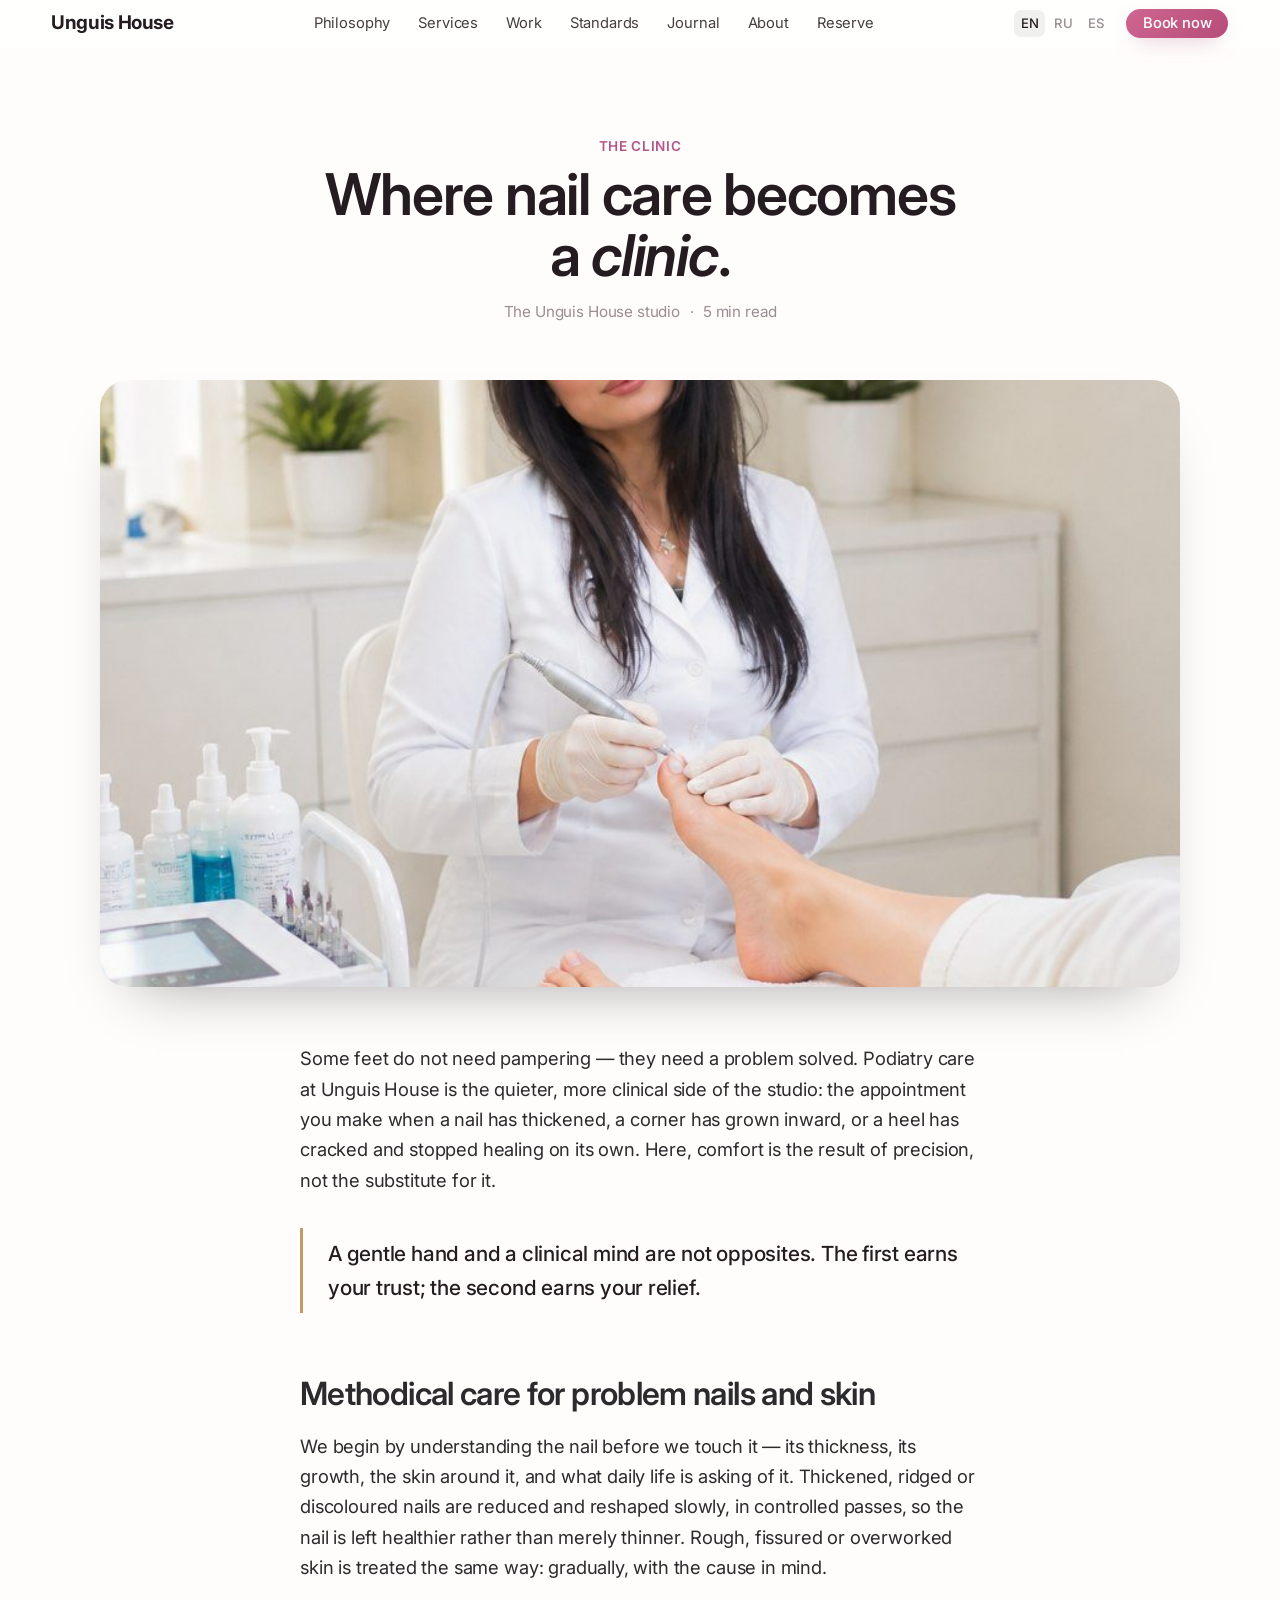
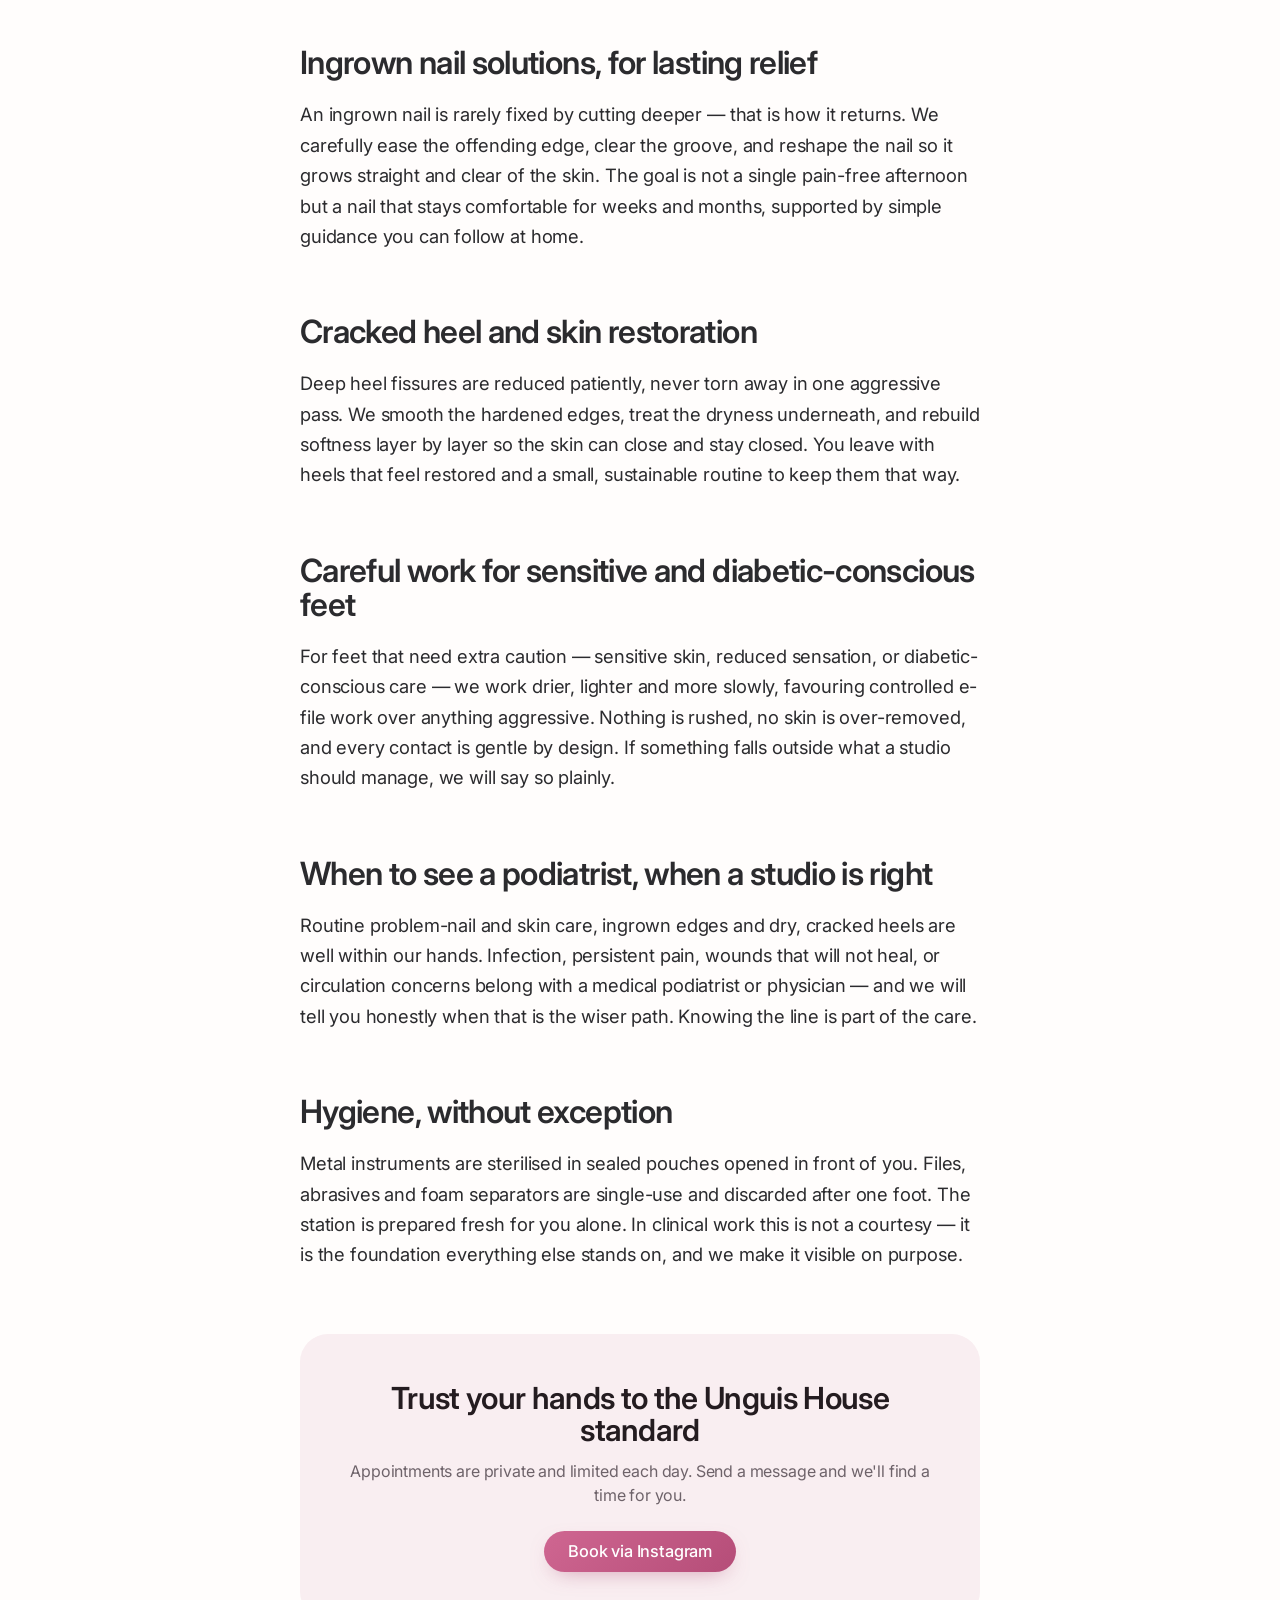
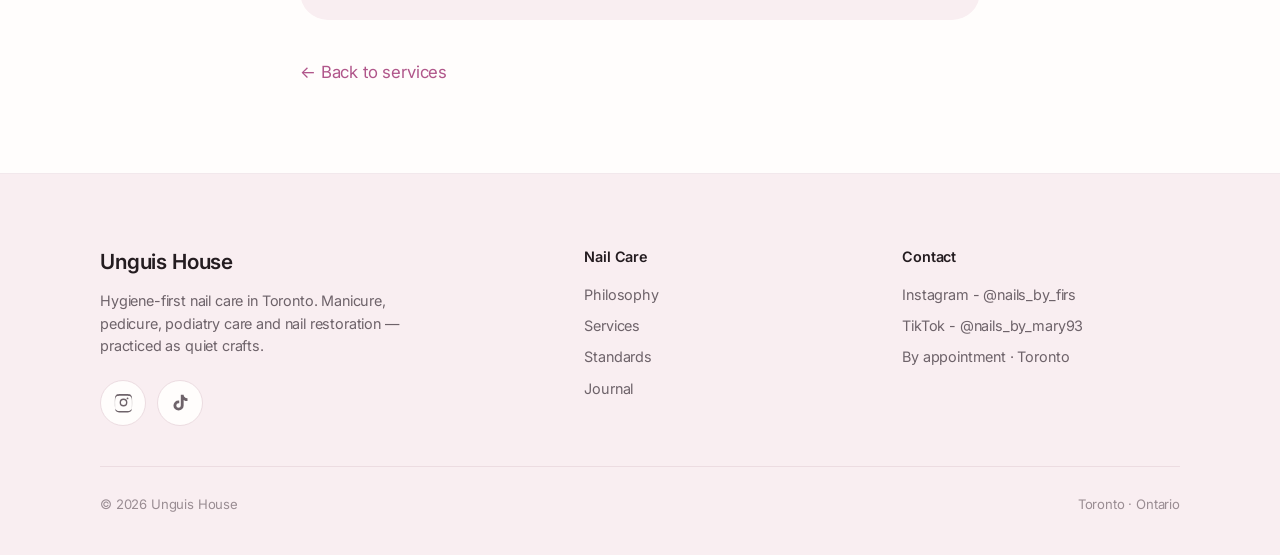
<file: services/podiatry.html>
<!DOCTYPE html>
<html lang="en">
<head>
<meta charset="UTF-8">
<meta name="viewport" content="width=device-width, initial-scale=1.0">
<title>Podiatry care — clinical nail & skin care · Unguis House</title>
<meta name="description" content="Unguis House podiatry care: problem nail correction, ingrown nail solutions and heel & skin restoration, performed with medical precision and a gentle hand in Toronto.">
<link rel="canonical" href="https://unguishouse.com/services/podiatry.html">
<meta property="og:type" content="article">
<meta property="og:title" content="Podiatry care — Unguis House">
<meta property="og:description" content="Clinical nail & skin care with medical precision and a gentle hand.">
<meta property="og:image" content="https://unguishouse.com/assets/img/real/maria-02.jpg">
<meta name="theme-color" content="#ffffff">
<link rel="icon" href="data:image/svg+xml,%3Csvg xmlns='http://www.w3.org/2000/svg' viewBox='0 0 32 32'%3E%3Crect width='32' height='32' rx='7' fill='%231d1d1f'/%3E%3Ctext x='16' y='22' font-family='-apple-system,Helvetica,Arial' font-size='17' font-weight='600' fill='white' text-anchor='middle'%3EU%3C/text%3E%3C/svg%3E">
<link rel="preconnect" href="https://fonts.googleapis.com">
<link rel="preconnect" href="https://fonts.gstatic.com" crossorigin>
<link href="https://fonts.googleapis.com/css2?family=Inter:wght@300;400;500;600;700&display=swap" rel="stylesheet">
<link rel="stylesheet" href="../assets/styles.css">
</head>
<body id="top">

<nav class="nav" id="nav">
  <div class="nav-inner">
    <a class="logo" href="../index.html"><b>Unguis House</b></a>
    <div class="nav-links">
      <a href="../index.html#philosophy" data-i18n="nav.philosophy">Philosophy</a>
      <a href="../index.html#services" data-i18n="nav.services">Services</a>
      <a href="../gallery.html" data-i18n="nav.work">Work</a>
      <a href="../index.html#standards" data-i18n="nav.standards">Standards</a>
      <a href="../journal/index.html" data-i18n="nav.journal">Journal</a>
      <a href="../about.html" data-i18n="nav.about">About</a>
      <a href="../index.html#reserve" data-i18n="nav.reserve">Reserve</a>
    </div>
    <div class="nav-right">
      <div class="lang" role="group" aria-label="Language">
        <button data-lang="en" class="on" aria-label="English">EN</button>
        <button data-lang="ru" aria-label="Russian">RU</button>
        <button data-lang="es" aria-label="Espanol">ES</button>
      </div>
      <a class="btn btn-blue btn-sm" href="https://www.instagram.com/nails_by_firs" target="_blank" rel="noopener"><span data-i18n="nav.book">Book now</span></a>
      <button class="nav-burger" id="burger" aria-label="Menu" aria-expanded="false"><span></span><span></span></button>
    </div>
  </div>
</nav>
<div class="msheet" id="msheet">
  <a href="../index.html#philosophy" data-i18n="nav.philosophy">Philosophy</a>
  <a href="../index.html#services" data-i18n="nav.services">Services</a>
  <a href="../gallery.html" data-i18n="nav.work">Work</a>
  <a href="../index.html#standards" data-i18n="nav.standards">Standards</a>
  <a href="../journal/index.html" data-i18n="nav.journal">Journal</a>
  <a href="../about.html" data-i18n="nav.about">About</a>
      <a href="../index.html#reserve" data-i18n="nav.reserve">Reserve</a>
  <div class="lang mlang" role="group" aria-label="Language" style="gap:.6rem;margin-top:1.2rem">
    <button data-lang="en" class="on">EN</button><button data-lang="ru">RU</button><button data-lang="es">ES</button>
  </div>
  <a class="btn btn-blue mbook" href="https://www.instagram.com/nails_by_firs" target="_blank" rel="noopener"><span data-i18n="nav.book">Book now</span></a>
</div>

<header class="article-hero">
  <div class="shell">
    <p class="eyebrow reveal" data-body="en">The clinic</p>
    <p class="eyebrow reveal" data-body="ru" style="display:none">Клиника</p>
    <p class="eyebrow reveal" data-body="es" style="display:none">La clínica</p>
    <h1 class="reveal" data-body="en">Where nail care becomes a <em>clinic</em>.</h1>
    <h1 class="reveal" data-body="ru" style="display:none">Там, где уход становится <em>клиникой</em>.</h1>
    <h1 class="reveal" data-body="es" style="display:none">Donde el cuidado se vuelve <em>clínica</em>.</h1>
    <div class="a-meta reveal"><span data-i18n="art.author">The Unguis House studio</span> · <span>5 <span data-i18n="jr.min">min read</span></span></div>
  </div>
</header>
<div class="article-cover reveal"><img src="../assets/img/real/maria-02.jpg" alt="Clinical nail care performed in gloves at Unguis House"></div>

<!-- EN -->
<article class="article-body" data-body="en">
  <p>Some feet do not need pampering — they need a problem solved. Podiatry care at Unguis House is the quieter, more clinical side of the studio: the appointment you make when a nail has thickened, a corner has grown inward, or a heel has cracked and stopped healing on its own. Here, comfort is the result of precision, not the substitute for it.</p>
  <blockquote>A gentle hand and a clinical mind are not opposites. The first earns your trust; the second earns your relief.</blockquote>

  <h2>Methodical care for problem nails and skin</h2>
  <p>We begin by understanding the nail before we touch it — its thickness, its growth, the skin around it, and what daily life is asking of it. Thickened, ridged or discoloured nails are reduced and reshaped slowly, in controlled passes, so the nail is left healthier rather than merely thinner. Rough, fissured or overworked skin is treated the same way: gradually, with the cause in mind.</p>

  <h2>Ingrown nail solutions, for lasting relief</h2>
  <p>An ingrown nail is rarely fixed by cutting deeper — that is how it returns. We carefully ease the offending edge, clear the groove, and reshape the nail so it grows straight and clear of the skin. The goal is not a single pain-free afternoon but a nail that stays comfortable for weeks and months, supported by simple guidance you can follow at home.</p>

  <h2>Cracked heel and skin restoration</h2>
  <p>Deep heel fissures are reduced patiently, never torn away in one aggressive pass. We smooth the hardened edges, treat the dryness underneath, and rebuild softness layer by layer so the skin can close and stay closed. You leave with heels that feel restored and a small, sustainable routine to keep them that way.</p>

  <h2>Careful work for sensitive and diabetic-conscious feet</h2>
  <p>For feet that need extra caution — sensitive skin, reduced sensation, or diabetic-conscious care — we work drier, lighter and more slowly, favouring controlled e-file work over anything aggressive. Nothing is rushed, no skin is over-removed, and every contact is gentle by design. If something falls outside what a studio should manage, we will say so plainly.</p>

  <h2>When to see a podiatrist, when a studio is right</h2>
  <p>Routine problem-nail and skin care, ingrown edges and dry, cracked heels are well within our hands. Infection, persistent pain, wounds that will not heal, or circulation concerns belong with a medical podiatrist or physician — and we will tell you honestly when that is the wiser path. Knowing the line is part of the care.</p>

  <h2>Hygiene, without exception</h2>
  <p>Metal instruments are sterilised in sealed pouches opened in front of you. Files, abrasives and foam separators are single-use and discarded after one foot. The station is prepared fresh for you alone. In clinical work this is not a courtesy — it is the foundation everything else stands on, and we make it visible on purpose.</p>
</article>

<!-- RU -->
<article class="article-body" data-body="ru" style="display:none">
  <p>Некоторым стопам не нужен релакс — им нужно решение проблемы. Подологический уход в Unguis House — это более тихая, клиническая сторона студии: визит, который назначают, когда ноготь утолщился, угол врос в кожу или пятка треснула и перестала заживать сама. Здесь комфорт — это результат точности, а не её замена.</p>
  <blockquote>Бережные руки и клинический ум — не противоположности. Первое даёт вам доверие, второе — облегчение.</blockquote>

  <h2>Методичный уход за проблемными ногтями и кожей</h2>
  <p>Мы сначала понимаем ноготь и только потом прикасаемся к нему — его толщину, рост, кожу вокруг и то, что от него требует повседневная жизнь. Утолщённые, бугристые или изменившие цвет ногти мы уменьшаем и формируем медленно, контролируемыми проходами, чтобы ноготь стал здоровее, а не просто тоньше. С грубой, потрескавшейся или перегруженной кожей работаем так же — постепенно, помня о причине.</p>

  <h2>Решения при вросшем ногте — для длительного облегчения</h2>
  <p>Вросший ноготь редко исправляется тем, что режут глубже, — именно так он и возвращается. Мы аккуратно освобождаем проблемный край, очищаем валик и придаём ногтю форму, чтобы он рос ровно и не врезался в кожу. Цель — не один безболезненный вечер, а ноготь, который остаётся комфортным неделями и месяцами, при простой домашней поддержке, которую легко соблюдать.</p>

  <h2>Восстановление потрескавшихся пяток и кожи</h2>
  <p>Глубокие трещины на пятках мы убираем терпеливо, никогда не срывая всё одним резким проходом. Сглаживаем огрубевшие края, лечим сухость под ними и слой за слоем возвращаем мягкость, чтобы кожа могла сомкнуться и оставаться целой. Вы уходите с ощущением восстановленных пяток и небольшим, выполнимым ритуалом, чтобы сохранить результат.</p>

  <h2>Бережная работа для чувствительных и «диабет-осознанных» стоп</h2>
  <p>Для стоп, требующих особой осторожности — чувствительная кожа, сниженная чувствительность или бережный уход при диабете — мы работаем суше, мягче и медленнее, предпочитая контролируемую аппаратную обработку всему агрессивному. Ничего не делается в спешке, кожа не снимается лишнего, и каждое прикосновение мягкое по замыслу. Если что-то выходит за рамки того, что должна делать студия, мы скажем об этом прямо.</p>

  <h2>Когда нужен подолог, а когда подходит студия</h2>
  <p>Плановый уход за проблемными ногтями и кожей, вросшие края и сухие, потрескавшиеся пятки — вполне в наших руках. Инфекция, стойкая боль, незаживающие раны или проблемы с кровообращением — это к врачу-подологу или терапевту, и мы честно скажем, когда такой путь разумнее. Понимать эту границу — часть заботы.</p>

  <h2>Гигиена — без исключений</h2>
  <p>Металлические инструменты стерилизуются в запечатанных пакетах, которые вскрывают при вас. Пилки, абразивы и разделители для пальцев — одноразовые и выбрасываются после одной стопы. Рабочее место готовится свежим и только для вас. В клинической работе это не любезность, а основа, на которой держится всё остальное, — и мы намеренно делаем её видимой.</p>
</article>

<!-- ES -->
<article class="article-body" data-body="es" style="display:none">
  <p>Algunos pies no necesitan mimos — necesitan que se resuelva un problema. El cuidado podológico en Unguis House es el lado más silencioso y clínico del estudio: la cita que reservas cuando una uña se ha engrosado, un borde ha crecido hacia dentro o un talón se ha agrietado y dejó de sanar solo. Aquí el confort es el resultado de la precisión, no su sustituto.</p>
  <blockquote>Una mano gentil y una mente clínica no son opuestos. La primera se gana tu confianza; la segunda, tu alivio.</blockquote>

  <h2>Cuidado metódico de uñas y piel problemáticas</h2>
  <p>Primero entendemos la uña y solo después la tocamos — su grosor, su crecimiento, la piel a su alrededor y lo que la vida diaria le exige. Las uñas engrosadas, estriadas o decoloradas se reducen y reforman despacio, en pasadas controladas, para que la uña quede más sana y no solo más fina. La piel áspera, fisurada o sobrecargada se trata igual: poco a poco, pensando en la causa.</p>

  <h2>Soluciones para uñas encarnadas, con alivio duradero</h2>
  <p>Una uña encarnada rara vez se arregla cortando más profundo — así es como vuelve. Liberamos con cuidado el borde problemático, limpiamos el surco y reformamos la uña para que crezca recta y libre de la piel. El objetivo no es una sola tarde sin dolor, sino una uña que siga cómoda durante semanas y meses, con pautas sencillas que puedas seguir en casa.</p>

  <h2>Restauración de talones agrietados y piel</h2>
  <p>Las fisuras profundas del talón se reducen con paciencia, nunca arrancadas en una pasada agresiva. Suavizamos los bordes endurecidos, tratamos la sequedad de debajo y reconstruimos la suavidad capa a capa para que la piel pueda cerrarse y mantenerse cerrada. Te vas con talones que se sienten restaurados y una rutina pequeña y sostenible para conservarlos así.</p>

  <h2>Trabajo cuidadoso para pies sensibles y conscientes de la diabetes</h2>
  <p>Para pies que requieren más cautela — piel sensible, sensibilidad reducida o cuidado consciente en diabetes — trabajamos más en seco, más ligero y más despacio, prefiriendo el trabajo controlado de torno antes que cualquier cosa agresiva. Nada se hace con prisa, no se retira piel de más y cada contacto es gentil por diseño. Si algo queda fuera de lo que un estudio debe manejar, te lo diremos con claridad.</p>

  <h2>Cuándo ver a un podólogo y cuándo basta el estudio</h2>
  <p>El cuidado habitual de uñas y piel problemáticas, los bordes encarnados y los talones secos y agrietados están bien en nuestras manos. La infección, el dolor persistente, las heridas que no cierran o los problemas de circulación corresponden a un podólogo médico o a un médico — y te diremos con honestidad cuándo ese es el camino más prudente. Conocer ese límite es parte del cuidado.</p>

  <h2>Higiene, sin excepción</h2>
  <p>Los instrumentos de metal se esterilizan en sobres sellados que se abren frente a ti. Limas, abrasivos y separadores de espuma son de un solo uso y se desechan tras un pie. El puesto se prepara limpio solo para ti. En el trabajo clínico esto no es una cortesía — es la base sobre la que se sostiene todo lo demás, y la hacemos visible a propósito.</p>
</article>

<section class="article-cta reveal">
  <h3 data-i18n="art.cta.h">Trust your hands to the Unguis House standard</h3>
  <p data-i18n="art.cta.p">Appointments are private and limited each day. Send a message and we'll find a time for you.</p>
  <a class="btn btn-blue" href="https://www.instagram.com/nails_by_firs" target="_blank" rel="noopener"><span data-i18n="art.cta.btn">Book via Instagram</span></a>
</section>
<div class="article-back">
  <a class="link" href="../index.html#services" data-body="en">← Back to services</a>
  <a class="link" href="../index.html#services" data-body="ru" style="display:none">← Назад к услугам</a>
  <a class="link" href="../index.html#services" data-body="es" style="display:none">← Volver a servicios</a>
</div>

<footer class="footer" style="margin-top:clamp(3.5rem,7vw,5.5rem)">
  <div class="shell">
    <div class="foot-grid">
      <div class="foot-brand">
        <div class="fmark">Unguis House</div>
        <p data-i18n="foot.about">Hygiene-first nail care in Toronto. Manicure, pedicure, podiatry care and nail restoration — practiced as quiet crafts.</p>
        <div class="social">
          <a class="ig" href="https://www.instagram.com/nails_by_firs" target="_blank" rel="noopener" aria-label="Instagram"><svg viewBox="0 0 24 24" aria-hidden="true"><path d="M12 2.2c3.2 0 3.6.01 4.85.07 1.17.05 1.8.25 2.23.41.56.22.96.48 1.38.9.42.42.68.82.9 1.38.16.42.36 1.06.41 2.23.06 1.25.07 1.62.07 4.81s-.01 3.56-.07 4.81c-.05 1.17-.25 1.8-.41 2.23-.22.56-.48.96-.9 1.38-.42.42-.82.68-1.38.9-.42.16-1.06.36-2.23.41-1.25.06-1.62.07-4.85.07s-3.6-.01-4.85-.07c-1.17-.05-1.8-.25-2.23-.41a3.7 3.7 0 0 1-1.38-.9 3.7 3.7 0 0 1-.9-1.38c-.16-.42-.36-1.06-.41-2.23-.06-1.25-.07-1.62-.07-4.81s.01-3.56.07-4.81c.05-1.17.25-1.8.41-2.23.22-.56.48-.96.9-1.38.42-.42.82-.68 1.38-.9.42-.16 1.06-.36 2.23-.41C8.4 2.21 8.78 2.2 12 2.2Zm0 1.98c-3.15 0-3.52.01-4.76.07-1.15.05-1.77.24-2.18.4-.55.22-.94.47-1.35.88-.41.41-.66.8-.88 1.35-.16.41-.35 1.03-.4 2.18-.06 1.24-.07 1.61-.07 4.76s.01 3.52.07 4.76c.05 1.15.24 1.77.4 2.18.22.55.47.94.88 1.35.41.41.8.66 1.35.88.41.16 1.03.35 2.18.4 1.24.06 1.61.07 4.76.07s3.52-.01 4.76-.07c1.15-.05 1.77-.24 2.18-.4.55-.22.94-.47 1.35-.88.41-.41.66-.8.88-1.35.16-.41.35-1.03.4-2.18.06-1.24.07-1.61.07-4.76s-.01-3.52-.07-4.76c-.05-1.15-.24-1.77-.4-2.18a3.6 3.6 0 0 0-.88-1.35 3.6 3.6 0 0 0-1.35-.88c-.41-.16-1.03-.35-2.18-.4-1.24-.06-1.61-.07-4.76-.07Zm0 3.37a4.45 4.45 0 1 1 0 8.9 4.45 4.45 0 0 1 0-8.9Zm0 7.34a2.89 2.89 0 1 0 0-5.78 2.89 2.89 0 0 0 0 5.78Zm5.66-7.58a1.04 1.04 0 1 1-2.08 0 1.04 1.04 0 0 1 2.08 0Z"/></svg></a>
          <a class="tt" href="https://www.tiktok.com/@nails_by_mary93" target="_blank" rel="noopener" aria-label="TikTok"><svg viewBox="0 0 24 24" aria-hidden="true"><path d="M16.6 5.82A4.28 4.28 0 0 1 15.56 3h-3.2v12.43a2.59 2.59 0 1 1-2.59-2.59c.27 0 .53.04.78.12v-3.3a5.9 5.9 0 0 0-.78-.05 5.82 5.82 0 1 0 5.82 5.82V9.01a7.5 7.5 0 0 0 4.4 1.41V7.21a4.28 4.28 0 0 1-3.39-1.39Z"/></svg></a>
        </div>
      </div>
      <div>
        <h5 data-i18n="foot.atelier">Nail Care</h5>
        <ul>
          <li><a href="../index.html#philosophy" data-i18n="foot.l1">Philosophy</a></li>
          <li><a href="../index.html#services" data-i18n="foot.l2">Services</a></li>
          <li><a href="../index.html#standards" data-i18n="foot.l3">Standards</a></li>
          <li><a href="../journal/index.html" data-i18n="foot.l4">Journal</a></li>
        </ul>
      </div>
      <div>
        <h5 data-i18n="foot.contact">Contact</h5>
        <ul>
          <li><a href="https://www.instagram.com/nails_by_firs" target="_blank" rel="noopener">Instagram - @nails_by_firs</a></li>
          <li><a href="https://www.tiktok.com/@nails_by_mary93" target="_blank" rel="noopener">TikTok - @nails_by_mary93</a></li>
          <li><a href="https://www.instagram.com/nails_by_firs" target="_blank" rel="noopener">By appointment · Toronto</a></li>
        </ul>
      </div>
    </div>
    <div class="foot-base">
      <span>&copy; 2026 Unguis House</span>
      <span>Toronto &middot; Ontario</span>
    </div>
  </div>
</footer>

<script src="../assets/app.js"></script>
</body>
</html>
</file>
<file: assets/styles.css>
/* ============================================================
   NAILS BY FIRS · v15 — APPLE + LIVE
   Shared design system: home, journal index, article pages.
   ============================================================ */
*{margin:0;padding:0;box-sizing:border-box}

:root{
  --bg:#fffdfc;
  --bg2:#f9eef1;
  --ink:#241c20;
  --ink2:#6e636a;
  --ink3:#9a8d93;
  --blue:#bd5680;          /* rose primary (CTA) */
  --blue-hover:#cf6f95;
  --blue-link:#b0568a;     /* mauve link / eyebrow */
  --line:#ecdce1;
  --line-soft:#f2e8ec;
  --gold:#c39a6b;
  /* pastel section washes */
  --rose:#fdf3f6;
  --lilac:#f5f1fb;
  --cream:#fdf7ef;
  --mint:#eef6f1;
  --plum:#352630;
  --evergreen:#26342b;
  --radius:22px;
  --radius-lg:28px;
  --ease:cubic-bezier(.28,.11,.32,1);
  --ease-out:cubic-bezier(.16,1,.3,1);
  --sans:'SF Pro Display','SF Pro Text',-apple-system,BlinkMacSystemFont,'Inter','Helvetica Neue',Helvetica,Arial,sans-serif;
}

html{scroll-behavior:smooth;-webkit-text-size-adjust:100%}
body{
  font-family:var(--sans);font-weight:400;
  background:var(--bg);color:var(--ink);
  line-height:1.5;letter-spacing:-.01em;
  -webkit-font-smoothing:antialiased;-moz-osx-font-smoothing:grayscale;
  overflow-x:hidden;
}
::selection{background:#f4cad9;color:var(--ink)}
img,svg{display:block;max-width:100%}
a{color:inherit;text-decoration:none}
ul{list-style:none}
button{font:inherit;background:none;border:none;cursor:pointer;color:inherit}
:focus-visible{outline:3px solid #bd5680;outline-offset:3px;border-radius:6px}

.shell{width:min(1080px,89vw);margin-inline:auto}
.shell-wide{width:min(1280px,92vw);margin-inline:auto}

/* ---------- type ---------- */
.eyebrow{font-size:clamp(.95rem,1.4vw,1.18rem);font-weight:600;color:var(--blue-link);margin-bottom:.35em}
h1,h2,h3,h4{font-weight:600;letter-spacing:-.022em;line-height:1.06}
.headline{font-size:clamp(2.6rem,6.2vw,4.6rem);font-weight:600;letter-spacing:-.03em;line-height:1.03}
.headline em{font-style:normal;color:var(--ink2)}
.section-title{font-size:clamp(2rem,4.6vw,3.3rem);font-weight:600;letter-spacing:-.025em;line-height:1.07}
.section-title em{font-style:normal;color:var(--ink3)}
.lede{font-size:clamp(1.15rem,1.9vw,1.45rem);font-weight:400;color:var(--ink2);line-height:1.45;letter-spacing:-.012em}
.muted{color:var(--ink2)}

/* ---------- buttons / links ---------- */
.btn{display:inline-flex;align-items:center;justify-content:center;gap:.5rem;padding:.78rem 1.5rem;border-radius:980px;font-size:1.02rem;font-weight:400;letter-spacing:-.01em;line-height:1;transition:background .25s var(--ease),color .25s var(--ease),transform .25s var(--ease),border-color .25s var(--ease);white-space:nowrap;will-change:transform}
.btn-blue{background:linear-gradient(135deg,#cf6691,#b54d78);color:#fff;font-weight:500;box-shadow:0 8px 22px -10px rgba(168,70,110,.55)}
.btn-blue:hover{background:linear-gradient(135deg,#d878a0,#c25985)}
.btn-ghost{background:transparent;color:var(--blue-link);border:1px solid var(--line)}
.btn-ghost:hover{border-color:#86868b}
.btn-light{background:rgba(255,255,255,.16);color:#fff;border:1px solid rgba(255,255,255,.28);-webkit-backdrop-filter:blur(6px);backdrop-filter:blur(6px)}
.btn-light:hover{background:rgba(255,255,255,.26)}
.btn:active{transform:scale(.97)}
.btn-sm{padding:.46rem 1.05rem;font-size:.92rem}
.link{color:var(--blue-link);font-size:1.05rem;display:inline-flex;align-items:center;gap:.18em}
.link .chev{transition:transform .25s var(--ease)}
.link:hover .chev{transform:translateX(3px)}

/* ---------- nav ---------- */
.nav{position:fixed;top:0;left:0;right:0;z-index:100;height:48px;background:rgba(255,255,255,.72);-webkit-backdrop-filter:saturate(180%) blur(20px);backdrop-filter:saturate(180%) blur(20px);border-bottom:1px solid transparent;transition:border-color .4s var(--ease),background .4s var(--ease)}
.nav.scrolled{border-bottom-color:rgba(0,0,0,.1)}
.nav.hero-mode{background:rgba(0,0,0,.001);border-bottom-color:transparent}
.nav-inner{height:100%;width:min(1280px,92vw);margin-inline:auto;display:flex;align-items:center;justify-content:space-between;gap:1rem}
.nav .logo{font-size:1.18rem;font-weight:600;letter-spacing:-.02em;white-space:nowrap}
.nav-links{display:flex;align-items:center;gap:clamp(1rem,2.2vw,2rem)}
.nav-links a{font-size:.92rem;font-weight:400;color:var(--ink);opacity:.85;transition:opacity .2s}
.nav-links a:hover{opacity:1}
.nav-right{display:flex;align-items:center;gap:1rem}
.lang{display:flex;gap:.1rem;align-items:center}
.lang button{font-size:.82rem;font-weight:500;color:var(--ink3);padding:.2rem .42rem;border-radius:7px;transition:color .2s,background .2s}
.lang button.on{color:var(--ink);background:rgba(0,0,0,.06)}
.lang button:hover{color:var(--ink)}
.nav-burger{display:none;width:30px;height:30px;position:relative}
.nav-burger span{position:absolute;left:5px;right:5px;height:1.5px;background:var(--ink);transition:transform .3s var(--ease),opacity .3s}
.nav-burger span:nth-child(1){top:11px}
.nav-burger span:nth-child(2){bottom:11px}
body.menu-open .nav-burger span:nth-child(1){transform:translateY(3px) rotate(45deg)}
body.menu-open .nav-burger span:nth-child(2){transform:translateY(-3.5px) rotate(-45deg)}
.msheet{position:fixed;inset:48px 0 auto 0;z-index:99;background:rgba(255,255,255,.96);-webkit-backdrop-filter:blur(20px);backdrop-filter:blur(20px);border-bottom:1px solid var(--line);padding:1.4rem clamp(1.2rem,5vw,2rem) 2rem;display:flex;flex-direction:column;gap:.2rem;transform:translateY(-12px);opacity:0;visibility:hidden;pointer-events:none;transition:opacity .3s var(--ease),transform .3s var(--ease),visibility .3s}
body.menu-open .msheet{opacity:1;visibility:visible;transform:translateY(0);pointer-events:auto}
.msheet a{font-size:1.5rem;font-weight:500;padding:.7rem 0;border-bottom:1px solid var(--line-soft)}
.msheet .mbook{margin-top:1.3rem}

/* ---------- hero ---------- */
.hero{padding:clamp(7rem,13vw,9.5rem) 0 clamp(2.5rem,5vw,3.5rem);text-align:center;background:radial-gradient(120% 80% at 50% -8%,#fdeaf1 0%,#f7eefb 28%,#fbf4f0 52%,var(--bg) 72%)}
.hero .eyebrow{font-size:clamp(1.1rem,2vw,1.5rem)}
.hero h1{margin:.1em 0 .42em;max-width:14ch;margin-inline:auto}
.hero .lede{max-width:30ch;margin:0 auto 2rem}
.hero-cta{display:flex;gap:1.5rem;justify-content:center;align-items:center;flex-wrap:wrap}
.hero-stage{margin:clamp(2.5rem,6vw,4.5rem) auto 0;max-width:min(1120px,94vw);height:clamp(380px,60vh,640px);border-radius:var(--radius-lg);position:relative;overflow:hidden;box-shadow:0 40px 80px -40px rgba(140,70,100,.5);background:#e6cdd8}
.hero-stage .hero-img{position:absolute;inset:-8% 0;width:100%;height:116%;object-fit:cover;will-change:transform}
.hero-stage .hero-grad{position:absolute;inset:0;background:linear-gradient(180deg,rgba(0,0,0,.05) 0%,transparent 30%,transparent 55%,rgba(0,0,0,.55) 100%)}
.hero-stage .hero-cap{position:absolute;left:0;right:0;bottom:clamp(1.4rem,3vw,2.4rem);text-align:center;color:#fff;font-size:clamp(.85rem,1.5vw,1.05rem);font-weight:500;letter-spacing:.02em;text-shadow:0 2px 20px rgba(0,0,0,.4)}

/* ---------- marquee ---------- */
.marq{border-top:1px solid var(--line-soft);border-bottom:1px solid var(--line-soft);padding:1.15rem 0;overflow:hidden}
.marq-track{display:flex;gap:2.6rem;width:max-content;animation:scroll 36s linear infinite;color:var(--ink3)}
.marq-track span{font-size:clamp(1rem,1.7vw,1.25rem);font-weight:500;display:inline-flex;gap:2.6rem;white-space:nowrap}
.marq-track em{font-style:normal;color:var(--line)}
.marq-track a{color:inherit;text-decoration:none;display:inline-flex;gap:2.6rem;align-items:center;transition:color .25s ease}
.marq-track a:hover{color:var(--ink)}
.marq:hover .marq-track,.marq:focus-within .marq-track{animation-play-state:paused}
@keyframes scroll{to{transform:translateX(-50%)}}

/* ---------- sections ---------- */
.sec{padding:clamp(4.5rem,10vw,8rem) 0}
.sec-gray{background:var(--bg2)}
.sec-head{max-width:42ch}
.sec-head.center{margin-inline:auto;text-align:center}
.sec-head .lede{margin-top:1rem}

/* philosophy */
.phil-grid{display:grid;grid-template-columns:1fr 1fr;gap:clamp(2rem,5vw,4.5rem);align-items:center;margin-top:1rem}
.phil-grid .section-title{max-width:14ch}
.phil-body p{font-size:clamp(1.05rem,1.5vw,1.22rem);color:var(--ink2);margin-bottom:1.1em;line-height:1.5}
.phil-sig{margin-top:1.6rem;padding-top:1.6rem;border-top:1px solid var(--line)}
.phil-sig .q{font-size:clamp(1.2rem,1.8vw,1.5rem);font-weight:500;color:var(--ink)}
.phil-sig small{display:block;margin-top:.7rem;color:var(--ink3);font-size:.95rem}
.phil-figure{border-radius:var(--radius-lg);overflow:hidden;aspect-ratio:4/5;box-shadow:0 30px 60px -36px rgba(0,0,0,.4)}
.phil-figure img{width:100%;height:100%;object-fit:cover;will-change:transform}

/* stats */
.stats{background:linear-gradient(135deg,#4a2f3e 0%,#352630 55%,#2d2733 100%);color:#fff;padding:clamp(3.5rem,7vw,5.5rem) 0}
.stats-grid{display:grid;grid-template-columns:repeat(4,1fr);gap:1.5rem;text-align:center}
.stat .num{font-size:clamp(2.6rem,5.5vw,4.2rem);font-weight:600;letter-spacing:-.03em;line-height:1;background:linear-gradient(180deg,#fff,#a7a7ad);-webkit-background-clip:text;background-clip:text;-webkit-text-fill-color:transparent}
.stat .lbl{margin-top:.7rem;color:#a1a1a6;font-size:clamp(.92rem,1.3vw,1.05rem)}

/* cinema */
.cinema{padding:clamp(5rem,12vw,9rem) 0;text-align:center;background:linear-gradient(160deg,#2c3b31 0%,#22302a 55%,#1c2823 100%);color:#fff;position:relative;overflow:hidden}
.cinema-vid{position:absolute;left:0;top:-10%;width:100%;height:120%;object-fit:cover;z-index:0;opacity:.6;will-change:transform;pointer-events:none}
.cinema-veil{position:absolute;inset:0;z-index:1;background:linear-gradient(160deg,rgba(22,30,25,.72) 0%,rgba(30,20,26,.74) 55%,rgba(20,26,22,.8) 100%)}
.cinema::before{content:'';position:absolute;inset:0;background:radial-gradient(60% 70% at 50% 30%,rgba(214,135,165,.22),transparent 70%);z-index:1}
.cinema .mega{font-size:clamp(5rem,22vw,17rem);font-weight:700;letter-spacing:-.04em;line-height:.9;background:linear-gradient(180deg,#fff,#9b9b9f);-webkit-background-clip:text;background-clip:text;-webkit-text-fill-color:transparent;position:relative;z-index:2}
.cinema .mega-sub{margin-top:1.2rem;color:#a1a1a6;font-size:clamp(1rem,1.8vw,1.35rem);position:relative;z-index:2}

/* services (now with images) */
.svc-list{display:grid;grid-template-columns:repeat(2,1fr);gap:clamp(1.1rem,2vw,1.6rem);margin-top:clamp(2.5rem,5vw,3.5rem)}
.svc-card{background:var(--bg);border-radius:var(--radius-lg);border:1px solid var(--line-soft);display:flex;flex-direction:column;overflow:hidden;transition:transform .5s var(--ease),box-shadow .5s var(--ease)}
.svc-card:hover{transform:translateY(-5px);box-shadow:0 28px 56px -30px rgba(0,0,0,.3)}
.svc-media{aspect-ratio:16/10;overflow:hidden;position:relative}
.svc-media img,.svc-media video{width:100%;height:100%;object-fit:cover;transition:transform .9s var(--ease-out)}
.svc-card:hover .svc-media img,.svc-card:hover .svc-media video{transform:scale(1.06)}
.svc-body{padding:clamp(1.7rem,3vw,2.5rem);display:flex;flex-direction:column;flex:1}
.svc-body .kicker{font-size:.95rem;font-weight:600;color:var(--blue-link);margin-bottom:.4rem}
.svc-body h3{font-size:clamp(1.7rem,2.6vw,2.2rem);margin-bottom:.6rem}
.svc-body>p{color:var(--ink2);font-size:1.06rem;line-height:1.5;margin-bottom:1.4rem}
.svc-body ul{margin-top:auto;border-top:1px solid var(--line-soft)}
.svc-body li{display:flex;justify-content:space-between;align-items:baseline;gap:1rem;padding:.8rem 0;border-bottom:1px solid var(--line-soft);font-size:1rem}
.svc-body li b{font-weight:400;color:var(--ink3);font-size:.92rem;text-align:right;white-space:nowrap}
.svc-body .reserve-link{margin-top:1.4rem}

/* gallery */
.gal-grid{display:grid;grid-template-columns:repeat(6,1fr);grid-auto-rows:160px;gap:clamp(.7rem,1.4vw,1.1rem);margin-top:clamp(2.5rem,5vw,3.5rem)}
.gal-item{border-radius:var(--radius);overflow:hidden;position:relative;cursor:pointer}
.gal-item img,.gal-item video{width:100%;height:100%;object-fit:cover;transition:transform 1s var(--ease-out)}
.gal-item:hover img,.gal-item:hover video{transform:scale(1.08)}
.gal-item::after{content:'';position:absolute;inset:0;background:linear-gradient(180deg,transparent 55%,rgba(0,0,0,.28));opacity:0;transition:opacity .5s}
.gal-item:hover::after{opacity:1}
.gal-a{grid-column:span 3;grid-row:span 2}
.gal-b{grid-column:span 3;grid-row:span 2}
.gal-c{grid-column:span 2;grid-row:span 2}
.gal-d{grid-column:span 2;grid-row:span 2}
.gal-e{grid-column:span 2;grid-row:span 2}

/* standards bento */
.std-grid{display:grid;grid-template-columns:repeat(3,1fr);gap:clamp(1rem,1.8vw,1.4rem);margin-top:clamp(2.5rem,5vw,3.5rem)}
.std-card{background:var(--bg);border-radius:var(--radius);padding:clamp(1.7rem,2.6vw,2.3rem);border:1px solid var(--line-soft)}
.std-card .num{font-size:.85rem;font-weight:600;color:var(--ink3);letter-spacing:.04em}
.std-card h4{font-size:clamp(1.3rem,1.9vw,1.55rem);margin:.8rem 0 .55rem}
.std-card p{color:var(--ink2);font-size:1.02rem;line-height:1.5}
.std-grid .std-card:first-child{grid-column:span 2}

/* finish library */
.lib-scroll{display:grid;grid-template-columns:repeat(4,1fr);gap:clamp(1rem,2vw,1.6rem);margin-top:clamp(2.5rem,5vw,3.5rem)}
.swatch{text-align:center}
.swatch .drop{aspect-ratio:1;border-radius:50%;margin:0 auto .9rem;width:88%;box-shadow:inset 0 -10px 20px rgba(0,0,0,.12),inset 0 8px 14px rgba(255,255,255,.5),0 14px 26px -14px rgba(0,0,0,.3);position:relative;overflow:hidden;transition:transform .5s var(--ease)}
.swatch:hover .drop{transform:scale(1.07) translateY(-3px)}
.swatch .drop::after{content:'';position:absolute;top:14%;left:20%;width:34%;height:24%;border-radius:50%;background:rgba(255,255,255,.55);filter:blur(4px)}
.swatch .name{font-size:1.05rem;font-weight:500}
.swatch .tone{font-size:.88rem;color:var(--ink3);margin-top:.18rem}
.d1{background:linear-gradient(140deg,#eef2f6,#dde6ee 45%,#f1e9f2)}
.d2{background:linear-gradient(140deg,#cdd6c9,#8fa192)}
.d3{background:linear-gradient(140deg,#ecd9ad,#bfa274)}
.d4{background:linear-gradient(140deg,#ecd2c8,#d8bfb0)}
.d5{background:linear-gradient(140deg,#f9f3e6,#e8ddc9)}
.d6{background:linear-gradient(140deg,#566b5b,#2f3d33)}
.d7{background:linear-gradient(140deg,#cfa99e,#a8847a)}
.d8{background:linear-gradient(140deg,#cdd3c9,#9aa79a)}

/* journal cards (home teaser + index) */
.jr-grid{display:grid;grid-template-columns:repeat(3,1fr);gap:clamp(1.3rem,2.5vw,2rem);margin-top:clamp(2.5rem,5vw,3.5rem)}
.jr-card{display:flex;flex-direction:column;border-radius:var(--radius);overflow:hidden;background:var(--bg);border:1px solid var(--line-soft);transition:transform .5s var(--ease),box-shadow .5s var(--ease)}
.jr-card:hover{transform:translateY(-5px);box-shadow:0 26px 52px -30px rgba(0,0,0,.28)}
.jr-media{aspect-ratio:3/2;overflow:hidden}
.jr-media img{width:100%;height:100%;object-fit:cover;transition:transform .9s var(--ease-out)}
.jr-card:hover .jr-media img{transform:scale(1.06)}
.jr-body{padding:clamp(1.3rem,2.2vw,1.7rem);display:flex;flex-direction:column;flex:1}
.jr-tag{font-size:.78rem;font-weight:600;letter-spacing:.04em;text-transform:uppercase;color:var(--blue-link);margin-bottom:.6rem}
.jr-body h3{font-size:clamp(1.25rem,1.8vw,1.5rem);line-height:1.18;margin-bottom:.55rem}
.jr-body p{color:var(--ink2);font-size:1rem;line-height:1.5;margin-bottom:1rem}
.jr-meta{margin-top:auto;display:flex;gap:.6rem;align-items:center;color:var(--ink3);font-size:.86rem}
.jr-feature{display:grid;grid-template-columns:1.15fr 1fr;gap:0;border-radius:var(--radius-lg);overflow:hidden;border:1px solid var(--line-soft);background:var(--bg);margin-top:clamp(2.5rem,5vw,3.5rem)}
.jr-feature .jr-media{aspect-ratio:auto;min-height:340px}
.jr-feature .jr-body{padding:clamp(2rem,4vw,3.2rem);justify-content:center}
.jr-feature h3{font-size:clamp(1.8rem,3vw,2.6rem)}
.jr-feature p{font-size:1.1rem}

/* filter bar (journal page) */
.filterbar{display:flex;flex-wrap:wrap;gap:.6rem;justify-content:center;margin-top:clamp(2rem,4vw,2.8rem)}
.filterbar button{padding:.5rem 1.15rem;border-radius:980px;border:1px solid var(--line);font-size:.95rem;color:var(--ink2);transition:all .25s var(--ease)}
.filterbar button:hover{border-color:#86868b;color:var(--ink)}
.filterbar button.on{background:var(--ink);color:#fff;border-color:var(--ink)}

/* voices */
.voices{text-align:center}
.vox-stage{position:relative;max-width:36ch;margin:clamp(2.2rem,4vw,3rem) auto 0;min-height:9rem}
.quote{position:absolute;inset:0;opacity:0;transition:opacity .7s var(--ease);display:flex;flex-direction:column;justify-content:center;gap:1rem}
.quote.active{opacity:1;position:relative}
.quote .q{font-size:clamp(1.4rem,2.6vw,2rem);font-weight:500;line-height:1.25;color:var(--ink)}
.quote .who{font-size:.98rem;color:var(--ink3)}
.vox-dots{display:flex;gap:.55rem;justify-content:center;margin-top:1.8rem}
.vox-dots button{width:8px;height:8px;border-radius:50%;background:var(--line);transition:background .3s,transform .3s}
.vox-dots button.on{background:var(--ink2);transform:scale(1.25)}

/* reserve */
.reserve{text-align:center}
.reserve .section-title{max-width:18ch;margin:0 auto .9rem}
.reserve .lede{max-width:42ch;margin:0 auto 2rem}
.reserve-cta{display:flex;gap:1.1rem;justify-content:center;flex-wrap:wrap;margin-bottom:clamp(3rem,6vw,4.5rem)}
.reserve-notes{display:grid;grid-template-columns:repeat(3,1fr);gap:1.4rem;max-width:760px;margin:0 auto;text-align:left}
.reserve-notes .note{background:var(--bg);border:1px solid var(--line-soft);border-radius:var(--radius);padding:1.5rem}
.reserve-notes b{display:block;font-size:.82rem;font-weight:600;letter-spacing:.05em;text-transform:uppercase;color:var(--ink3);margin-bottom:.55rem}
.reserve-notes span{font-size:1.08rem;color:var(--ink);line-height:1.45}

/* footer */
.footer{background:var(--bg2);color:var(--ink2);padding:clamp(3rem,6vw,4.5rem) 0 2.5rem;font-size:.9rem;border-top:1px solid var(--line-soft)}
.foot-grid{display:grid;grid-template-columns:1.6fr 1fr 1fr;gap:2.5rem;padding-bottom:2.5rem;border-bottom:1px solid var(--line)}
.foot-grid h5{font-size:.9rem;font-weight:600;color:var(--ink);margin-bottom:1rem}
.foot-brand .fmark{font-size:1.3rem;font-weight:600;color:var(--ink);margin-bottom:.8rem}
.foot-brand p{max-width:34ch;line-height:1.55}
.foot-grid li{margin-bottom:.6rem}
.foot-grid a:hover{color:var(--ink)}
.foot-base{display:flex;justify-content:space-between;gap:1rem;flex-wrap:wrap;padding-top:1.8rem;color:var(--ink3);font-size:.82rem}

/* ---------- social buttons ---------- */
.social{display:flex;gap:.7rem;flex-wrap:wrap}
.social.center{justify-content:center}
.social a{width:46px;height:46px;border-radius:50%;display:inline-flex;align-items:center;justify-content:center;border:1px solid var(--line);color:var(--ink2);background:var(--bg);transition:transform .3s var(--ease),background .3s var(--ease),color .3s var(--ease),border-color .3s var(--ease),box-shadow .3s var(--ease)}
.social a:hover{color:#fff;border-color:transparent;transform:translateY(-3px);box-shadow:0 12px 24px -10px rgba(168,70,110,.5)}
.social a.ig:hover{background:linear-gradient(135deg,#f9ce34 0%,#ee2a7b 45%,#6228d7 100%)}
.social a.tt:hover{background:#111}
.social svg{width:21px;height:21px;fill:currentColor}
.foot-brand .social{margin-top:1.4rem}

/* ---------- full gallery page ---------- */
.gallery-grid{display:grid;grid-template-columns:repeat(auto-fill,minmax(190px,1fr));gap:clamp(.6rem,1.2vw,1rem);margin-top:clamp(2rem,4vw,3rem)}
.g-item{aspect-ratio:1;border-radius:18px;overflow:hidden;position:relative;cursor:zoom-in;background:var(--bg2)}
.g-item img,.g-item video{width:100%;height:100%;object-fit:cover;transition:transform .8s var(--ease-out)}
.g-item:hover img,.g-item:hover video{transform:scale(1.08)}
.g-item.g-video{cursor:default}
.g-item::after{content:'';position:absolute;inset:0;background:linear-gradient(180deg,transparent 60%,rgba(60,20,40,.28));opacity:0;transition:opacity .4s}
.g-item:hover::after{opacity:1}
.g-empty{grid-column:1/-1;text-align:center;color:var(--ink3);padding:3rem 0}

/* lightbox */
.lightbox{position:fixed;inset:0;z-index:200;background:rgba(28,14,22,.94);-webkit-backdrop-filter:blur(10px);backdrop-filter:blur(10px);display:none;align-items:center;justify-content:center;opacity:0;transition:opacity .3s var(--ease)}
.lightbox.open{display:flex;opacity:1}
.lightbox figure{max-width:92vw;max-height:86vh;display:flex;flex-direction:column;align-items:center;gap:.9rem}
.lightbox img{max-width:92vw;max-height:80vh;border-radius:14px;box-shadow:0 30px 80px -20px rgba(0,0,0,.6);object-fit:contain}
.lb-count{color:rgba(255,255,255,.7);font-size:.9rem;letter-spacing:.02em}
.lb-btn{position:fixed;width:52px;height:52px;border-radius:50%;display:flex;align-items:center;justify-content:center;background:rgba(255,255,255,.12);border:1px solid rgba(255,255,255,.2);color:#fff;font-size:1.5rem;line-height:1;transition:background .25s,transform .25s;-webkit-backdrop-filter:blur(6px);backdrop-filter:blur(6px)}
.lb-btn:hover{background:rgba(255,255,255,.24)}
.lb-close{top:max(1.2rem,env(safe-area-inset-top));right:1.2rem;font-size:1.3rem}
.lb-prev{left:1.2rem;top:50%;transform:translateY(-50%)}
.lb-next{right:1.2rem;top:50%;transform:translateY(-50%)}
.lb-prev:hover{transform:translateY(-50%) scale(1.08)}
.lb-next:hover{transform:translateY(-50%) scale(1.08)}
@media(max-width:600px){.lb-prev{left:.5rem}.lb-next{right:.5rem}.lb-btn{width:44px;height:44px}}

/* home: view-all under gallery teaser */
.gal-more{text-align:center;margin-top:clamp(2.2rem,4vw,3rem)}

/* ===== article page ===== */
.article-hero{padding:clamp(6.5rem,11vw,8.5rem) 0 0;text-align:center}
.article-hero .eyebrow{text-transform:uppercase;letter-spacing:.05em;font-size:.85rem}
.article-hero h1{font-size:clamp(2.2rem,5vw,3.6rem);max-width:18ch;margin:.5rem auto .9rem}
.article-hero .a-meta{color:var(--ink3);font-size:.95rem;display:flex;gap:.6rem;justify-content:center;align-items:center}
.article-cover{max-width:min(1080px,92vw);margin:clamp(2.5rem,5vw,3.5rem) auto 0;aspect-ratio:16/9;border-radius:var(--radius-lg);overflow:hidden;box-shadow:0 30px 60px -36px rgba(0,0,0,.4)}
.article-cover img{width:100%;height:100%;object-fit:cover}
.article-body{width:min(680px,90vw);margin:clamp(2.5rem,5vw,3.5rem) auto 0;font-size:1.15rem;line-height:1.65;color:#2b2b2e}
.article-body h2{font-size:clamp(1.5rem,2.6vw,2rem);margin:2em 0 .6em;letter-spacing:-.02em}
.article-body h3{font-size:clamp(1.2rem,2vw,1.45rem);margin:1.6em 0 .5em}
.article-body p{margin-bottom:1.2em}
.article-body ul,.article-body ol{margin:0 0 1.4em 1.2em;display:flex;flex-direction:column;gap:.5em}
.article-body li{list-style:disc;padding-left:.3em}
.article-body ol li{list-style:decimal}
.article-body blockquote{border-left:3px solid var(--gold);padding:.4em 0 .4em 1.2em;margin:1.6em 0;font-size:1.3rem;font-weight:500;color:var(--ink);letter-spacing:-.01em}
.article-body strong{font-weight:600;color:var(--ink)}
.article-body a{color:var(--blue-link);text-decoration:underline;text-underline-offset:3px}
.article-cta{width:min(680px,90vw);margin:clamp(3rem,6vw,4rem) auto 0;padding:clamp(2rem,4vw,3rem);background:var(--bg2);border-radius:var(--radius-lg);text-align:center}
.article-cta h3{font-size:clamp(1.4rem,2.4vw,1.9rem);margin-bottom:.8rem}
.article-cta p{color:var(--ink2);margin-bottom:1.5rem}
.article-back{width:min(680px,90vw);margin:2.5rem auto 0}

/* ---------- reveal / animation ---------- */
.reveal{opacity:0;transform:translateY(26px);transition:opacity .8s var(--ease),transform .8s var(--ease)}
.reveal.in{opacity:1;transform:none}
.par{will-change:transform}
@media(prefers-reduced-motion:reduce){
  .reveal{opacity:1;transform:none;transition:none}
  .marq-track{animation:none}
  .hero-stage .hero-img{position:absolute;inset:0;height:100%}
}

/* ---------- responsive ---------- */
@media(max-width:900px){
  .nav-links{display:none}
  .nav-burger{display:block}
  .nav .nav-right .lang{display:none}
  .phil-grid{grid-template-columns:1fr;gap:1.8rem}
  .phil-figure{aspect-ratio:16/10}
  .stats-grid{grid-template-columns:1fr 1fr;gap:2rem 1rem}
  .svc-list{grid-template-columns:1fr}
  .gal-grid{grid-template-columns:repeat(2,1fr);grid-auto-rows:150px}
  .gal-a,.gal-b,.gal-c,.gal-d,.gal-e{grid-column:span 1;grid-row:span 2}
  .std-grid{grid-template-columns:1fr 1fr}
  .std-grid .std-card:first-child{grid-column:span 2}
  .lib-scroll{grid-template-columns:repeat(2,1fr)}
  .jr-grid{grid-template-columns:1fr}
  .jr-feature{grid-template-columns:1fr}
  .jr-feature .jr-media{min-height:240px}
  .reserve-notes{grid-template-columns:1fr}
  .foot-grid{grid-template-columns:1fr;gap:1.8rem}
}
@media(max-width:540px){
  .std-grid{grid-template-columns:1fr}
  .std-grid .std-card:first-child{grid-column:span 1}
  .hero-cta{flex-direction:column;gap:1.1rem}
  .hero-cta .btn{width:100%;max-width:300px}
}

/* ---------- pastel section washes (home) ---------- */
#philosophy{background:linear-gradient(180deg,#fdf4f8 0%,var(--bg) 55%)}
#services{background:linear-gradient(180deg,var(--rose) 0%,#fbe9f0 100%)}
#work{background:linear-gradient(180deg,var(--lilac) 0%,var(--bg) 60%)}
#standards{background:linear-gradient(180deg,var(--mint) 0%,#e8f2ec 100%)}
#library{background:linear-gradient(180deg,var(--cream) 0%,var(--bg) 60%)}
#journal{background:linear-gradient(180deg,#f6eefb 0%,#f9ecf2 100%)}
#voices{background:linear-gradient(180deg,var(--bg) 0%,#fdf3f8 100%)}
#reserve{background:linear-gradient(180deg,#fdeef5 0%,#f7e3ec 100%)}
/* soft tint behind testimonial quotes */
.quote .q{color:#3a2730}
/* warm the eyebrow a touch more on tinted grounds */
.kicker,.jr-tag{color:var(--blue-link)}
</file>
